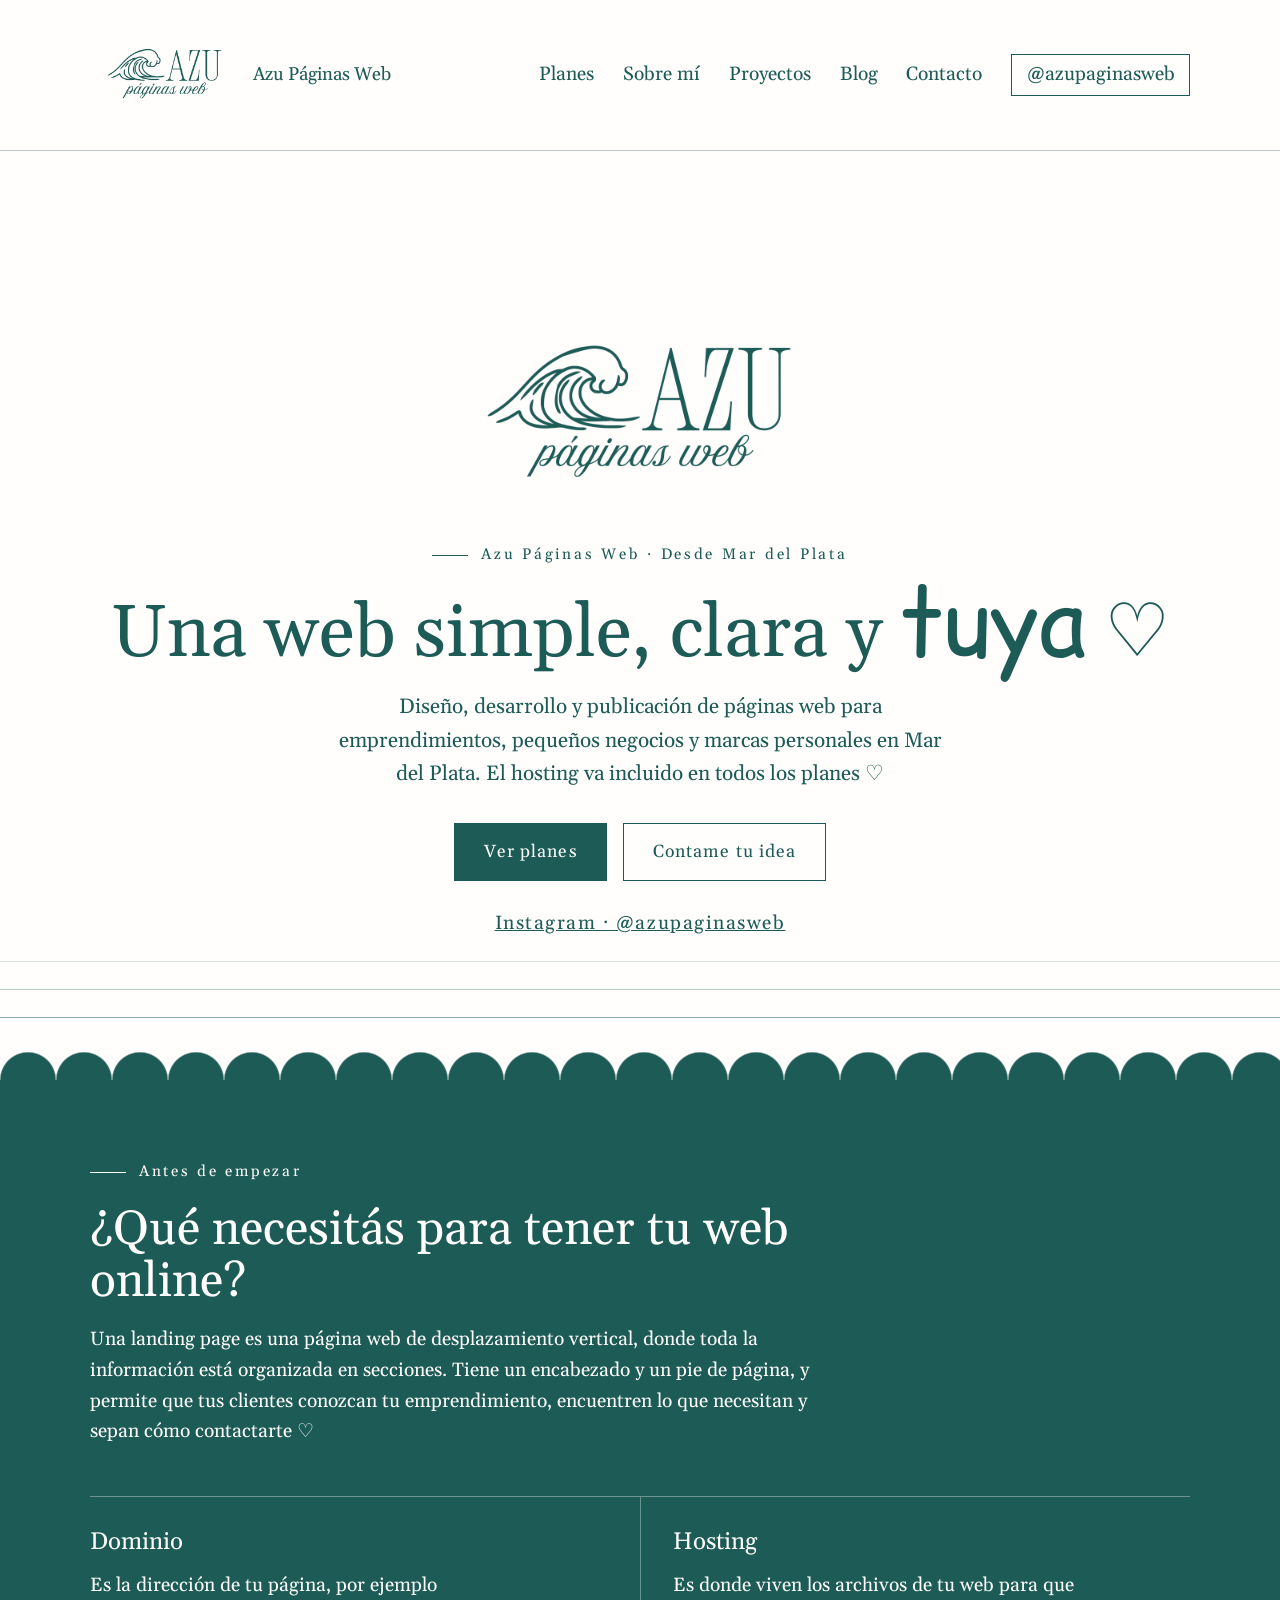
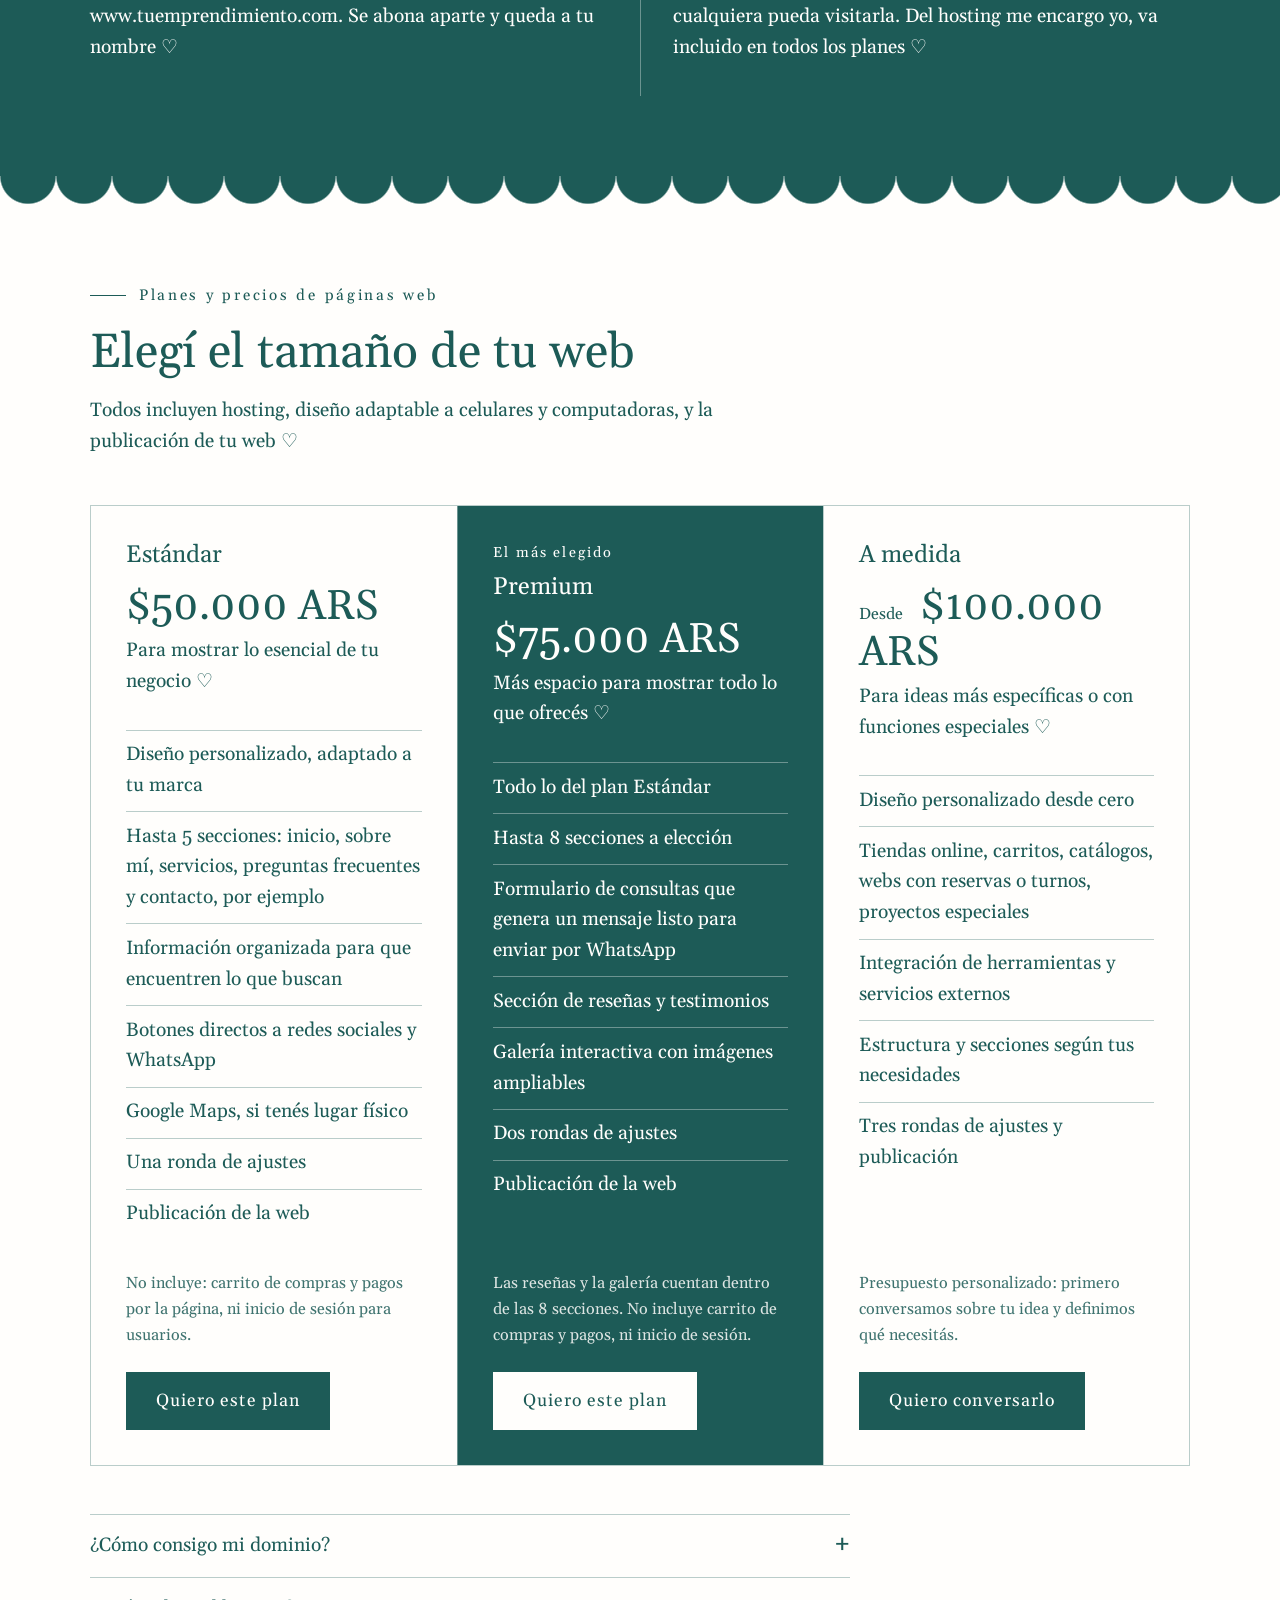
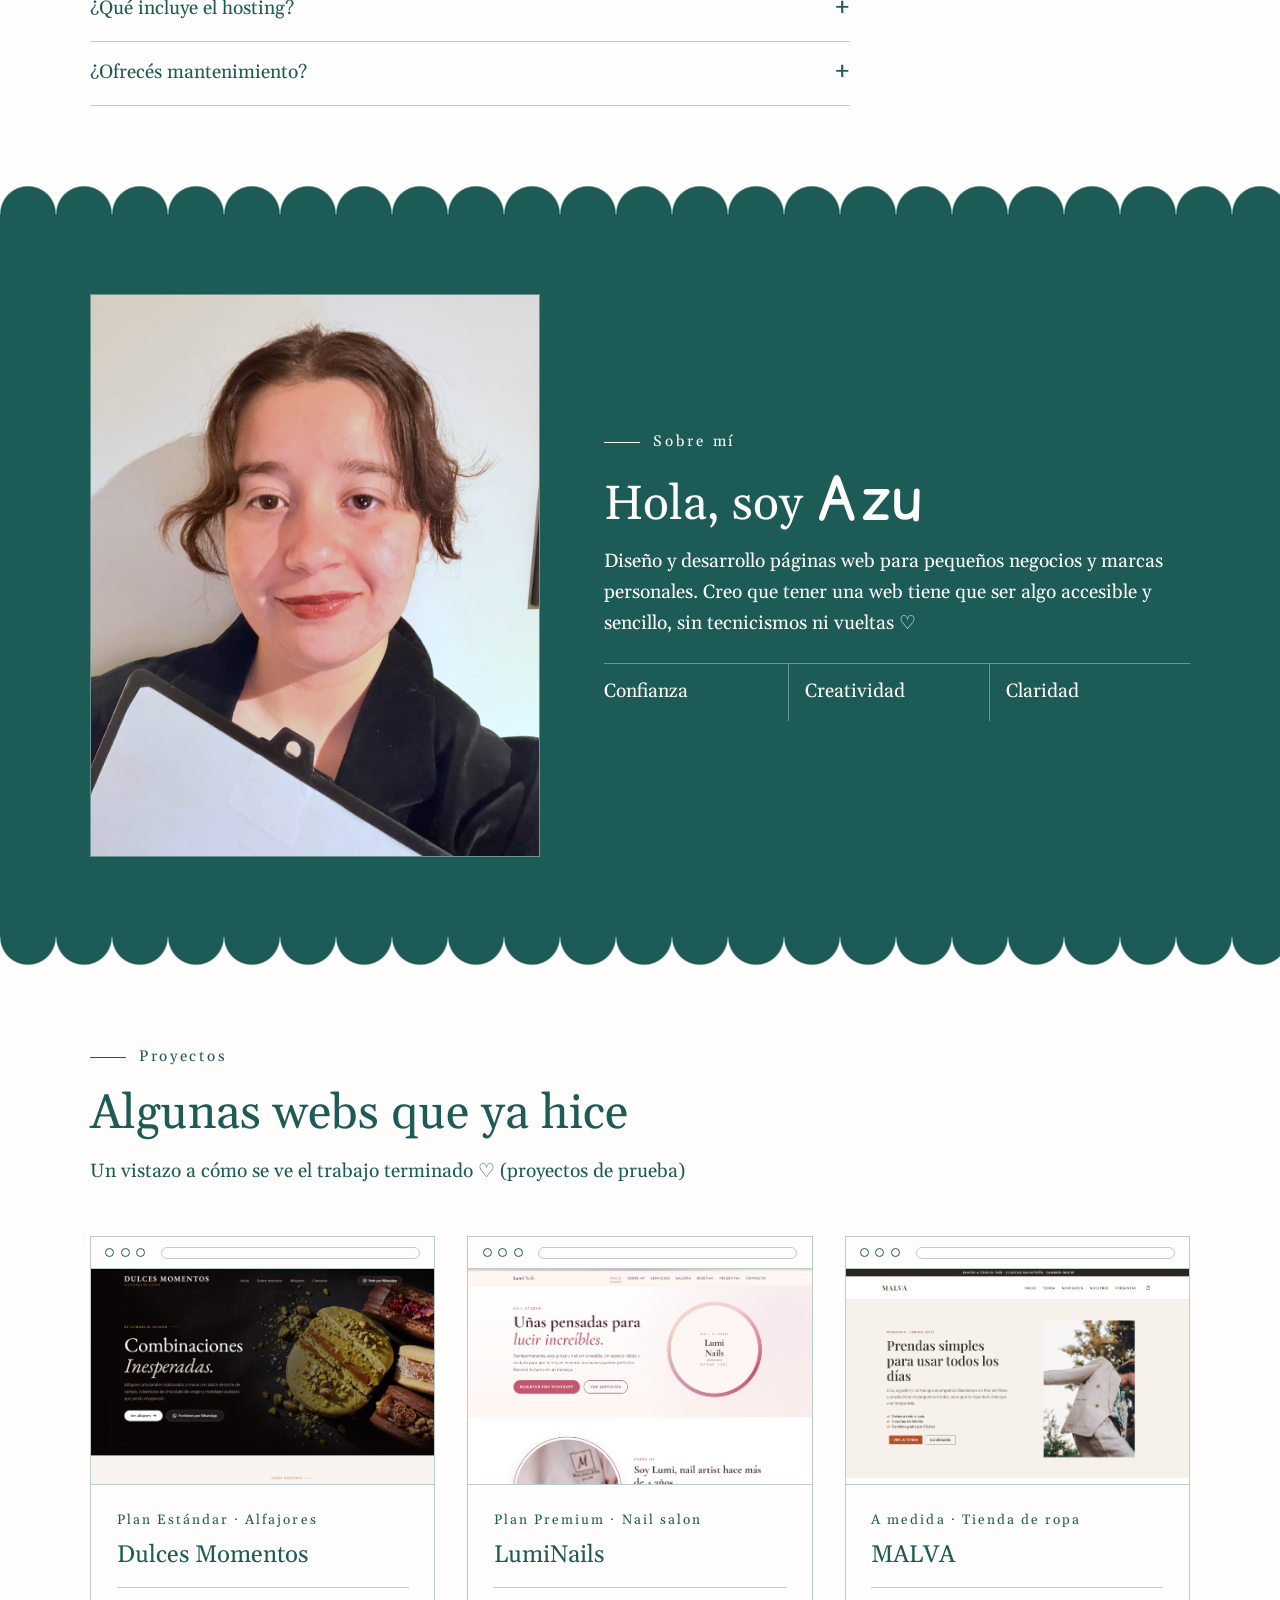
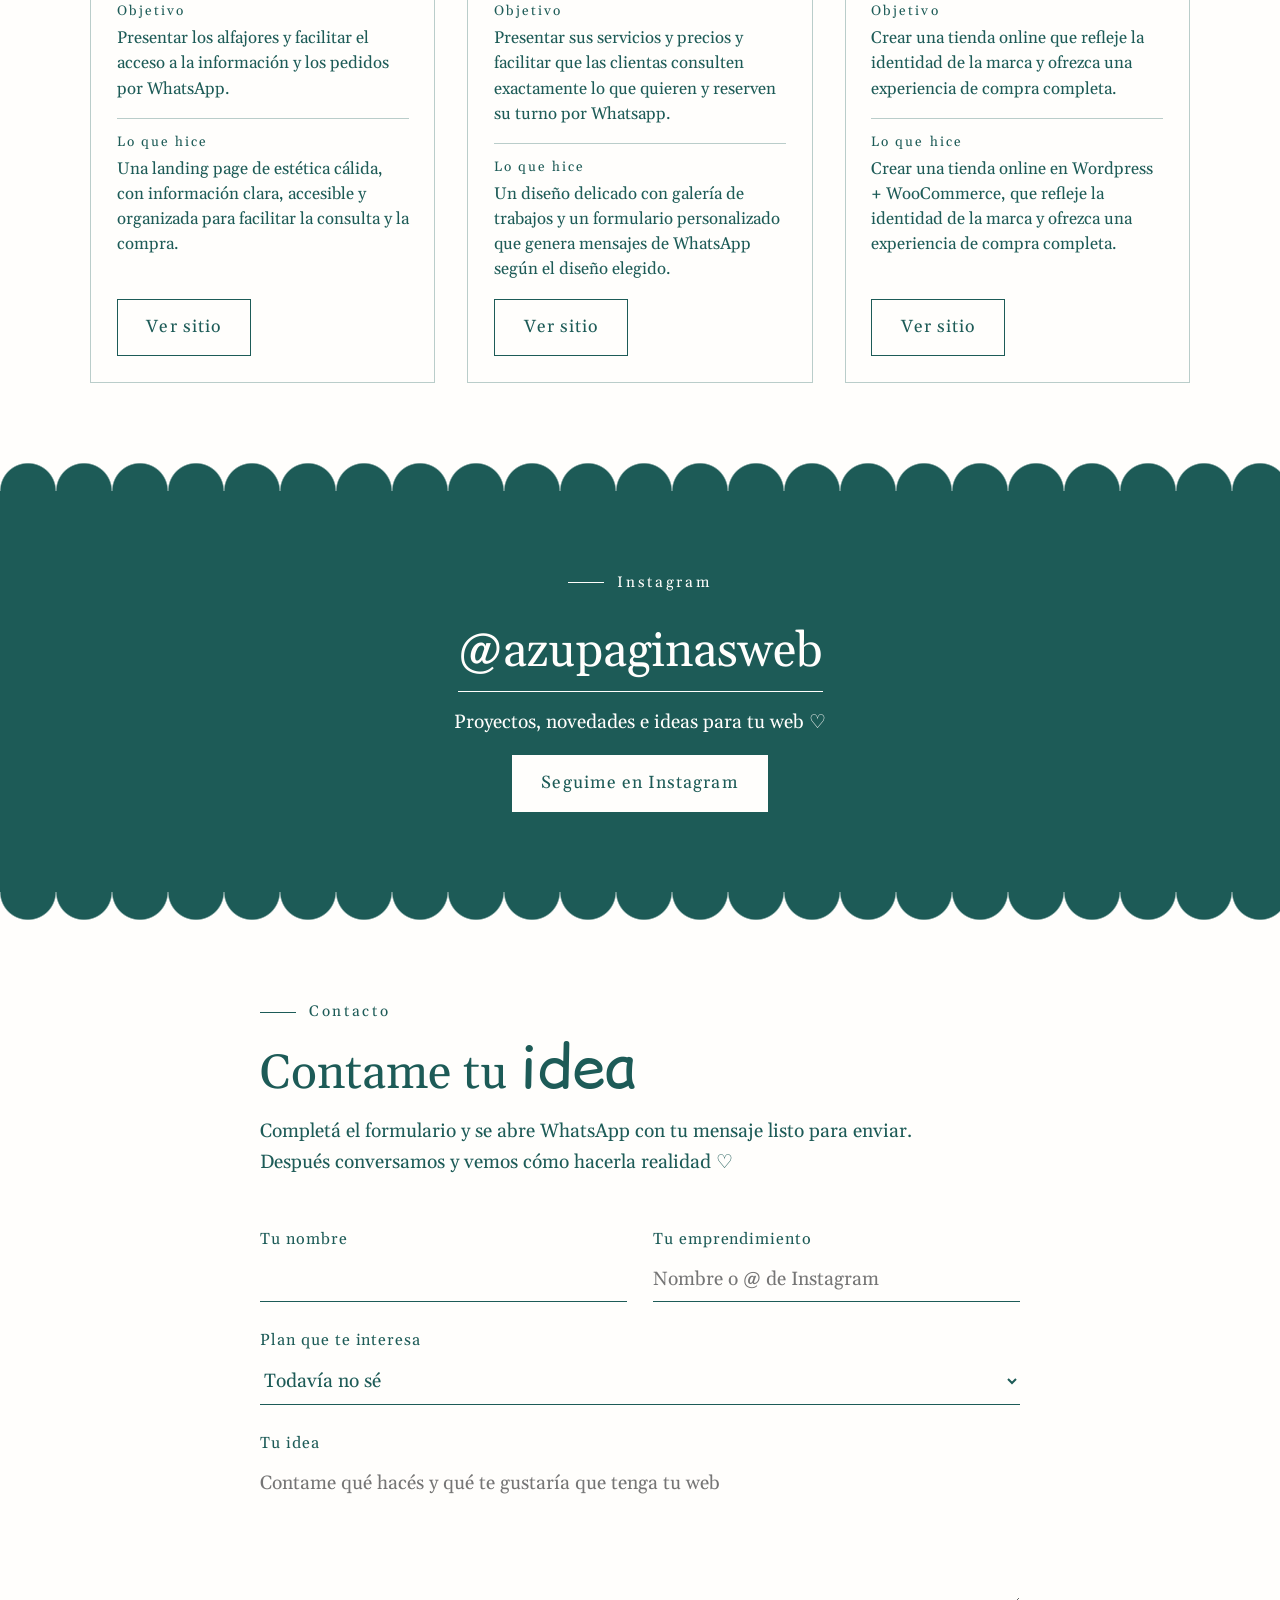
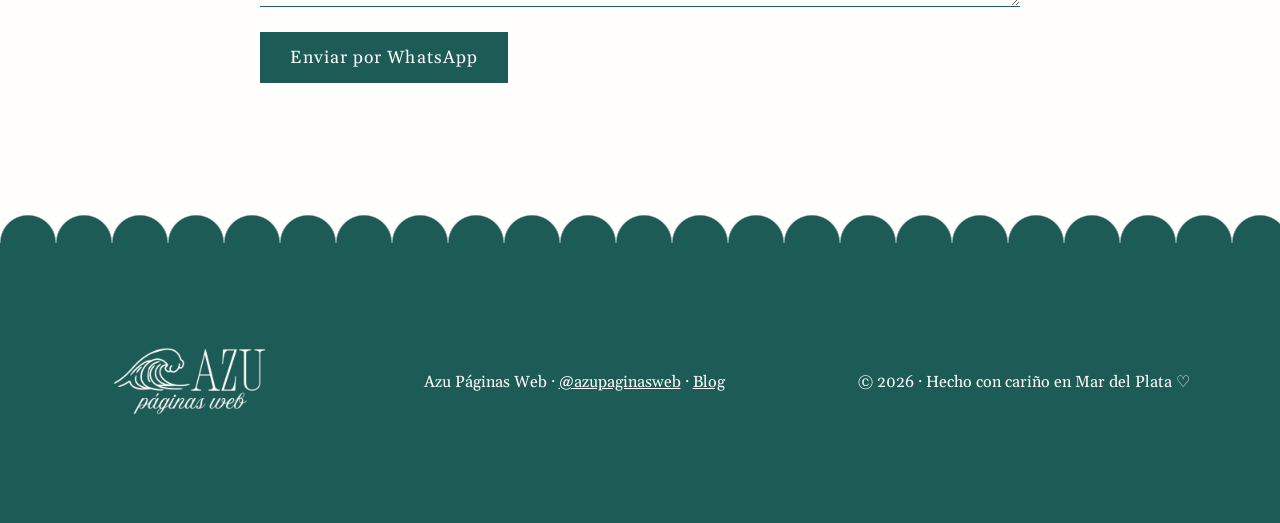
<file: index.html>
<!DOCTYPE html>
<html lang="es">

<head>
    <meta charset="UTF-8">
    <meta name="viewport" content="width=device-width, initial-scale=1">
    <title>Diseño de páginas web en Mar del Plata | Azu Páginas Web</title>
    <meta name="description"
        content="Diseño y desarrollo de páginas web para emprendimientos y pequeños negocios en Mar del Plata. Hosting incluido en todos los planes. Pedí tu presupuesto.">
    <meta name="robots" content="index, follow, max-image-preview:large">
    <link rel="canonical" href="https://azupaginasweb.com/">
    <meta property="og:type" content="website">
    <meta property="og:site_name" content="Azu Páginas Web">
    <meta property="og:locale" content="es_AR">
    <meta property="og:url" content="https://azupaginasweb.com/">
    <meta property="og:title" content="Diseño de páginas web en Mar del Plata | Azu Páginas Web">
    <meta property="og:description" content="Diseño y desarrollo de páginas web para emprendimientos y pequeños negocios en Mar del Plata. Hosting incluido en todos los planes.">
    <meta property="og:image" content="https://azupaginasweb.com/assets/og-image.png">
    <meta property="og:image:width" content="1200">
    <meta property="og:image:height" content="630">
    <meta property="og:image:alt" content="Azu Páginas Web ♡ una web simple, clara y tuya">
    <meta name="twitter:card" content="summary_large_image">
    <meta name="twitter:image" content="https://azupaginasweb.com/assets/og-image.png">
    <link rel="preconnect" href="https://fonts.googleapis.com">
    <link rel="preconnect" href="https://fonts.gstatic.com" crossorigin>
    <link rel="stylesheet" href="https://fonts.googleapis.com/css2?family=Comic+Relief&family=Gelasio&display=swap" media="print" onload="this.media='all'">
    <noscript><link rel="stylesheet" href="https://fonts.googleapis.com/css2?family=Comic+Relief&family=Gelasio&display=swap"></noscript>
    <link rel="stylesheet" href="styles.css">
    <link rel="icon" type="image/x-icon" href="assets/favicon.ico">
    <script>document.documentElement.classList.add('js');</script>
    <script type="application/ld+json">
    {
        "@context": "https://schema.org",
        "@graph": [
            {
                "@type": "WebSite",
                "@id": "https://azupaginasweb.com/#website",
                "url": "https://azupaginasweb.com/",
                "name": "Azu Páginas Web",
                "inLanguage": "es-AR"
            },
            {
                "@type": "ProfessionalService",
                "@id": "https://azupaginasweb.com/#negocio",
                "name": "Azu Páginas Web",
                "description": "Diseño, desarrollo y publicación de páginas web para pequeños negocios y marcas personales. Hosting incluido en todos los planes.",
                "url": "https://azupaginasweb.com/",
                "image": "https://azupaginasweb.com/assets/og-image.png",
                "logo": "https://azupaginasweb.com/assets/logo_cyan.png",
                "areaServed": { "@type": "City", "name": "Mar del Plata" },
                "address": {
                    "@type": "PostalAddress",
                    "addressLocality": "Mar del Plata",
                    "addressRegion": "Buenos Aires",
                    "addressCountry": "AR"
                },
                "sameAs": ["https://instagram.com/azupaginasweb"],
                "priceRange": "$50.000 - $100.000+ ARS",
                "makesOffer": [
                    {
                        "@type": "Offer",
                        "name": "Plan Estándar",
                        "price": "50000",
                        "priceCurrency": "ARS"
                    },
                    {
                        "@type": "Offer",
                        "name": "Plan Premium",
                        "price": "75000",
                        "priceCurrency": "ARS"
                    },
                    {
                        "@type": "Offer",
                        "name": "Plan A medida (desde)",
                        "price": "100000",
                        "priceCurrency": "ARS"
                    }
                ]
            },
            {
                "@type": "FAQPage",
                "mainEntity": [
                    {
                        "@type": "Question",
                        "name": "¿Cómo consigo mi dominio?",
                        "acceptedAnswer": {
                            "@type": "Answer",
                            "text": "Te recomiendo dónde comprarlo y te guío durante el proceso. Si preferís, también puedo encargarme de la compra y la configuración: solo tendrías que transferirme el importe del dominio. Queda siempre a tu nombre, para que puedas gestionarlo como quieras."
                        }
                    },
                    {
                        "@type": "Question",
                        "name": "¿Qué incluye el hosting?",
                        "acceptedAnswer": {
                            "@type": "Answer",
                            "text": "Tu web estará alojada y bajo mi cuidado mientras mantengas el servicio conmigo. Me encargo del alojamiento y de conservar copias de seguridad para ayudar a mantenerla sana y salva."
                        }
                    },
                    {
                        "@type": "Question",
                        "name": "¿Ofrecés mantenimiento?",
                        "acceptedAnswer": {
                            "@type": "Answer",
                            "text": "Sí, si lo necesitás. Podés pedir un cambio puntual por $7.000 ARS, o sumar el mantenimiento mensual por $20.000 ARS: incluye hasta 3 cambios de textos o imágenes por mes, copias de seguridad, aviso antes de que venza tu dominio, revisión de que tu web siga funcionando y soporte por WhatsApp."
                        }
                    }
                ]
            }
        ]
    }
    </script>
</head>

<body>

    <!-- NAV -->
    <header class="nav">
        <div class="nav__inner">
            <a class="nav__brand" href="#inicio" aria-label="Azu Páginas Web, inicio">
                <!-- ESPACIO PARA LOGO: se completa desde script.js (CONFIG.logo) o reemplazá este span por tu <img> -->
                <span class="logo-slot logo-slot--sm" data-logo>Logo</span>
                <span class="nav__name">Azu Páginas Web</span>
            </a>
            <button class="nav__toggle" type="button" aria-expanded="false" aria-controls="menu">Menú</button>
            <nav id="menu" class="nav__links">
                <a href="#planes">Planes</a>
                <a href="#sobre-mi">Sobre mí</a>
                <a href="#proyectos">Proyectos</a>
                <a href="blog/">Blog</a>
                <a href="#contacto">Contacto</a>
                <a class="nav__ig" href="https://instagram.com/azupaginasweb" target="_blank"
                    rel="noopener">@azupaginasweb</a>
            </nav>
        </div>
    </header>

    <main>

        <!-- HERO -->
        <section class="hero" id="inicio">
            <div class="hero__lines" aria-hidden="true"><span></span><span></span><span></span></div>
            <div class="container hero__inner">
                <span class="logo-slot logo-slot--lg" data-logo>Tu logo</span>
                <p class="eyebrow">Azu Páginas Web · Desde Mar del Plata</p>
                <h1>Una web simple, clara y <em>tuya</em> ♡</h1>
                <p class="lead">Diseño, desarrollo y publicación de páginas web para emprendimientos, pequeños negocios
                    y marcas personales en Mar del Plata. El hosting va incluido en todos los planes ♡</p>
                <div class="hero__cta">
                    <a class="btn" href="#planes">Ver planes</a>
                    <a class="btn btn--ghost" href="#contacto">Contame tu idea</a>
                </div>
                <a class="hero__ig" href="https://instagram.com/azupaginasweb" target="_blank" rel="noopener">Instagram
                    · @azupaginasweb</a>
            </div>
        </section>
        <div class="sea sea--up" aria-hidden="true"></div>

        <!-- QUÉ NECESITÁS -->
        <section class="section section--cyan" id="como-funciona">
            <div class="container">
                <header class="section__head reveal">
                    <p class="eyebrow">Antes de empezar</p>
                    <h2>¿Qué necesitás para tener tu web online?</h2>
                    <p>Una landing page es una página web de desplazamiento vertical, donde toda la información está
                        organizada en secciones. Tiene un encabezado y un pie de página, y permite que tus clientes
                        conozcan tu emprendimiento, encuentren lo que necesitan y sepan cómo contactarte ♡</p>
                </header>
                <div class="trio reveal">
                    <div class="trio__item">
                        <h3>Dominio</h3>
                        <p>Es la dirección de tu página, por ejemplo www.tuemprendimiento.com. Se abona aparte y queda a
                            tu nombre ♡</p>
                    </div>
                    <div class="trio__item">
                        <h3>Hosting</h3>
                        <p>Es donde viven los archivos de tu web para que cualquiera pueda visitarla. Del hosting me
                            encargo yo, va incluido en todos los planes ♡</p>
                    </div>
                </div>
            </div>
        </section>
        <div class="sea sea--down" aria-hidden="true"></div>

        <!-- PLANES -->
        <section class="section" id="planes">
            <div class="container">
                <header class="section__head reveal">
                    <p class="eyebrow">Planes y precios de páginas web</p>
                    <h2>Elegí el tamaño de tu web</h2>
                    <p>Todos incluyen hosting, diseño adaptable a celulares y computadoras, y la publicación de tu web ♡
                    </p>
                </header>

                <div class="plans reveal">
                    <!-- ESTÁNDAR -->
                    <article class="plan">
                        <h3>Estándar</h3>
                        <p class="plan__price">$50.000 ARS</p>
                        <p class="plan__for">Para mostrar lo esencial de tu negocio ♡</p>
                        <ul>
                            <li>Diseño personalizado, adaptado a tu marca</li>
                            <li>Hasta 5 secciones: inicio, sobre mí, servicios, preguntas frecuentes y contacto, por
                                ejemplo</li>
                            <li>Información organizada para que encuentren lo que buscan</li>
                            <li>Botones directos a redes sociales y WhatsApp</li>
                            <li>Google Maps, si tenés lugar físico</li>
                            <li>Una ronda de ajustes</li>
                            <li>Publicación de la web</li>
                        </ul>
                        <p class="plan__no">No incluye: carrito de compras y pagos por la página, ni inicio de sesión
                            para usuarios.</p>
                        <a class="btn" href="#contacto" data-plan="Estándar">Quiero este plan</a>
                    </article>

                    <!-- PREMIUM -->
                    <article class="plan plan--featured">
                        <p class="plan__tag">El más elegido</p>
                        <h3>Premium</h3>
                        <p class="plan__price">$75.000 ARS</p>
                        <p class="plan__for">Más espacio para mostrar todo lo que ofrecés ♡</p>
                        <ul>
                            <li>Todo lo del plan Estándar</li>
                            <li>Hasta 8 secciones a elección</li>
                            <li>Formulario de consultas que genera un mensaje listo para enviar por WhatsApp</li>
                            <li>Sección de reseñas y testimonios</li>
                            <li>Galería interactiva con imágenes ampliables</li>
                            <li>Dos rondas de ajustes</li>
                            <li>Publicación de la web</li>
                        </ul>
                        <p class="plan__no">Las reseñas y la galería cuentan dentro de las 8 secciones. No incluye
                            carrito de compras y pagos, ni inicio de sesión.</p>
                        <a class="btn" href="#contacto" data-plan="Premium">Quiero este plan</a>
                    </article>

                    <!-- A MEDIDA -->
                    <article class="plan">
                        <h3>A medida</h3>
                        <p class="plan__price"><small>Desde</small> $100.000 ARS</p>
                        <p class="plan__for">Para ideas más específicas o con funciones especiales ♡</p>
                        <ul>
                            <li>Diseño personalizado desde cero</li>
                            <li>Tiendas online, carritos, catálogos, webs con reservas o turnos, proyectos especiales
                            </li>
                            <li>Integración de herramientas y servicios externos</li>
                            <li>Estructura y secciones según tus necesidades</li>
                            <li>Tres rondas de ajustes y publicación</li>
                        </ul>
                        <p class="plan__no">Presupuesto personalizado: primero conversamos sobre tu idea y definimos qué
                            necesitás.</p>
                        <a class="btn" href="#contacto" data-plan="A medida">Quiero conversarlo</a>
                    </article>
                </div>

                <div class="faq reveal">
                    <details>
                        <summary>¿Cómo consigo mi dominio?</summary>
                        <p>Te recomiendo dónde comprarlo y te guío durante el proceso. Si preferís, también puedo
                            encargarme de la compra y la configuración: solo tendrías que transferirme el importe del
                            dominio. Queda siempre a tu nombre, para que puedas gestionarlo como quieras ♡</p>
                    </details>
                    <details>
                        <summary>¿Qué incluye el hosting?</summary>
                        <p>Tu web estará alojada y bajo mi cuidado mientras mantengas el servicio conmigo. Me encargo
                            del alojamiento y de conservar copias de seguridad para ayudar a mantenerla sana y salva ♡
                        </p>
                    </details>
                    <details>
                        <summary>¿Ofrecés mantenimiento?</summary>
                        <p>Sí, si lo necesitás. Podés pedir un cambio puntual por $7.000 ARS, o sumar el mantenimiento
                            mensual por $20.000 ARS: incluye hasta 3 cambios de textos o imágenes por mes, copias de
                            seguridad, aviso antes de que venza tu dominio, revisión de que tu web siga funcionando y
                            soporte por WhatsApp ♡</p>
                    </details>
                </div>
            </div>
        </section>
        <div class="sea sea--up" aria-hidden="true"></div>

        <!-- SOBRE MÍ -->
        <section class="section section--cyan" id="sobre-mi">
            <div class="container about">
                <!-- FOTO: se completa desde script.js (CONFIG.foto) o reemplazá este div por tu <img> -->
                <div class="about__photo reveal" data-photo><span>Tu foto</span></div>
                <div class="about__text reveal">
                    <p class="eyebrow">Sobre mí</p>
                    <h2>Hola, soy <em>Azu</em></h2>
                    <p>Diseño y desarrollo páginas web para pequeños negocios y marcas personales. Creo que tener una
                        web tiene que ser algo accesible y sencillo, sin tecnicismos ni vueltas ♡</p>
                    <ul class="values">
                        <li>Confianza</li>
                        <li>Creatividad</li>
                        <li>Claridad</li>
                    </ul>
                </div>
            </div>
        </section>
        <div class="sea sea--down" aria-hidden="true"></div>

        <!-- PROYECTOS -->
        <section class="section" id="proyectos">
            <div class="container">
                <header class="section__head reveal">
                    <p class="eyebrow">Proyectos</p>
                    <h2>Algunas webs que ya hice</h2>
                    <p>Un vistazo a cómo se ve el trabajo terminado ♡ (proyectos de prueba)</p>
                </header>
                <div class="projects reveal">
                    <article class="project">
                        <div class="browser">
                            <div class="browser__bar" aria-hidden="true"><i></i><i></i><i></i><span></span></div>
                            <img src="assets/dulcesmomentos.png" width="1903" height="945" loading="lazy" decoding="async"
                                alt="Captura de la página web de Dulces Momentos, una landing page para una marca de alfajores">
                        </div>
                        <div class="project__body">
                            <p class="project__tag">Plan Estándar · Alfajores</p>
                            <h3>Dulces Momentos</h3>
                            <p class="project__info"><strong>Objetivo</strong>Presentar los alfajores y facilitar el
                                acceso a la información y los pedidos por WhatsApp.</p>
                            <p class="project__info"><strong>Lo que hice</strong>Una landing page de estética cálida,
                                con información clara, accesible y organizada para facilitar la consulta y la compra.
                            </p>
                            <a class="btn btn--ghost" href="https://azu-ul.github.io/dulceorigen/" target="_blank"
                                rel="noopener">Ver sitio</a>
                        </div>
                    </article>

                    <article class="project">
                        <div class="browser">
                            <div class="browser__bar" aria-hidden="true"><i></i><i></i><i></i><span></span></div>
                            <img src="assets/premiumlumi.png" width="1909" height="951" loading="lazy" decoding="async"
                                alt="Captura de la página web de LumiNails, un salón de uñas con galería y reservas por WhatsApp">
                        </div>
                        <div class="project__body">
                            <p class="project__tag">Plan Premium · Nail salon</p>
                            <h3>LumiNails</h3>
                            <p class="project__info"><strong>Objetivo</strong>Presentar sus servicios y precios y
                                facilitar que las clientas consulten exactamente lo que quieren y reserven su turno por
                                Whatsapp.</p>
                            <p class="project__info"><strong>Lo que hice</strong>Un diseño delicado con galería de
                                trabajos y un formulario personalizado que genera mensajes de WhatsApp según el diseño
                                elegido.</p>
                            <a class="btn btn--ghost" href="https://azu-ul.github.io/premium-lumi/" target="_blank"
                                rel="noopener">Ver sitio</a>
                        </div>
                    </article>

                    <article class="project">
                        <div class="browser">
                            <div class="browser__bar" aria-hidden="true"><i></i><i></i><i></i><span></span></div>
                            <img src="assets/malvaamedida.png" width="1895" height="944" loading="lazy" decoding="async"
                                alt="Captura de la tienda online MALVA, hecha en WordPress y WooCommerce">
                        </div>
                        <div class="project__body">
                            <p class="project__tag">A medida · Tienda de ropa</p>
                            <h3>MALVA</h3>
                            <p class="project__info"><strong>Objetivo</strong>Crear una tienda online que refleje la
                                identidad de la marca y ofrezca una experiencia de compra completa.</p>
                            <p class="project__info"><strong>Lo que hice</strong>Crear una tienda online en Wordpress +
                                WooCommerce, que refleje la
                                identidad de la marca y ofrezca una experiencia de compra completa.</p>
                            <a class="btn btn--ghost" href="https://mistyrose-capybara-954336.hostingersite.com/"
                                target="_blank" rel="noopener">Ver sitio</a>
                        </div>
                    </article>
                </div>
            </div>
        </section>
        <div class="sea sea--up" aria-hidden="true"></div>

        <!-- INSTAGRAM -->
        <section class="section section--cyan ig" id="instagram">
            <div class="container ig__inner reveal">
                <p class="eyebrow">Instagram</p>
                <a class="ig__handle" href="https://instagram.com/azupaginasweb" target="_blank"
                    rel="noopener">@azupaginasweb</a>
                <p>Proyectos, novedades e ideas para tu web ♡</p>
                <a class="btn" href="https://instagram.com/azupaginasweb" target="_blank" rel="noopener">Seguime en
                    Instagram</a>
            </div>
        </section>
        <div class="sea sea--down" aria-hidden="true"></div>

        <!-- CONTACTO -->
        <section class="section" id="contacto">
            <div class="container contact">
                <header class="section__head reveal">
                    <p class="eyebrow">Contacto</p>
                    <h2>Contame tu <em>idea</em></h2>
                    <p>Completá el formulario y se abre WhatsApp con tu mensaje listo para enviar. Después conversamos y
                        vemos cómo hacerla realidad ♡</p>
                </header>

                <form id="contact-form" class="form reveal" novalidate>
                    <div class="form__row">
                        <label for="nombre">Tu nombre
                            <input id="nombre" name="nombre" type="text" autocomplete="name" required>
                        </label>
                        <label for="emprendimiento">Tu emprendimiento
                            <input id="emprendimiento" name="emprendimiento" type="text"
                                placeholder="Nombre o @ de Instagram">
                        </label>
                    </div>
                    <label for="plan">Plan que te interesa
                        <select id="plan" name="plan">
                            <option value="Todavía no sé">Todavía no sé</option>
                            <option value="Estándar">Estándar</option>
                            <option value="Premium">Premium</option>
                            <option value="A medida">A medida</option>
                        </select>
                    </label>
                    <label for="idea">Tu idea
                        <textarea id="idea" name="idea" rows="5"
                            placeholder="Contame qué hacés y qué te gustaría que tenga tu web" required></textarea>
                    </label>
                    <button class="btn" type="submit">Enviar por WhatsApp</button>
                    <p class="form__status" id="form-status" role="status" aria-live="polite"></p>
                </form>
            </div>
        </section>
        <div class="sea sea--up" aria-hidden="true"></div>

    </main>

    <!-- FOOTER -->
    <footer class="footer">
        <div class="container footer__inner">
            <span class="logo-slot logo-slot--footer" data-logo-light>Logo crema</span>
            <p>Azu Páginas Web · <a href="https://instagram.com/azupaginasweb" target="_blank"
                    rel="noopener">@azupaginasweb</a> · <a href="blog/">Blog</a></p>
            <p>© <span id="year"></span> · Hecho con cariño en Mar del Plata ♡</p>
        </div>
    </footer>

    <script src="script.js"></script>
</body>

</html>
</file>
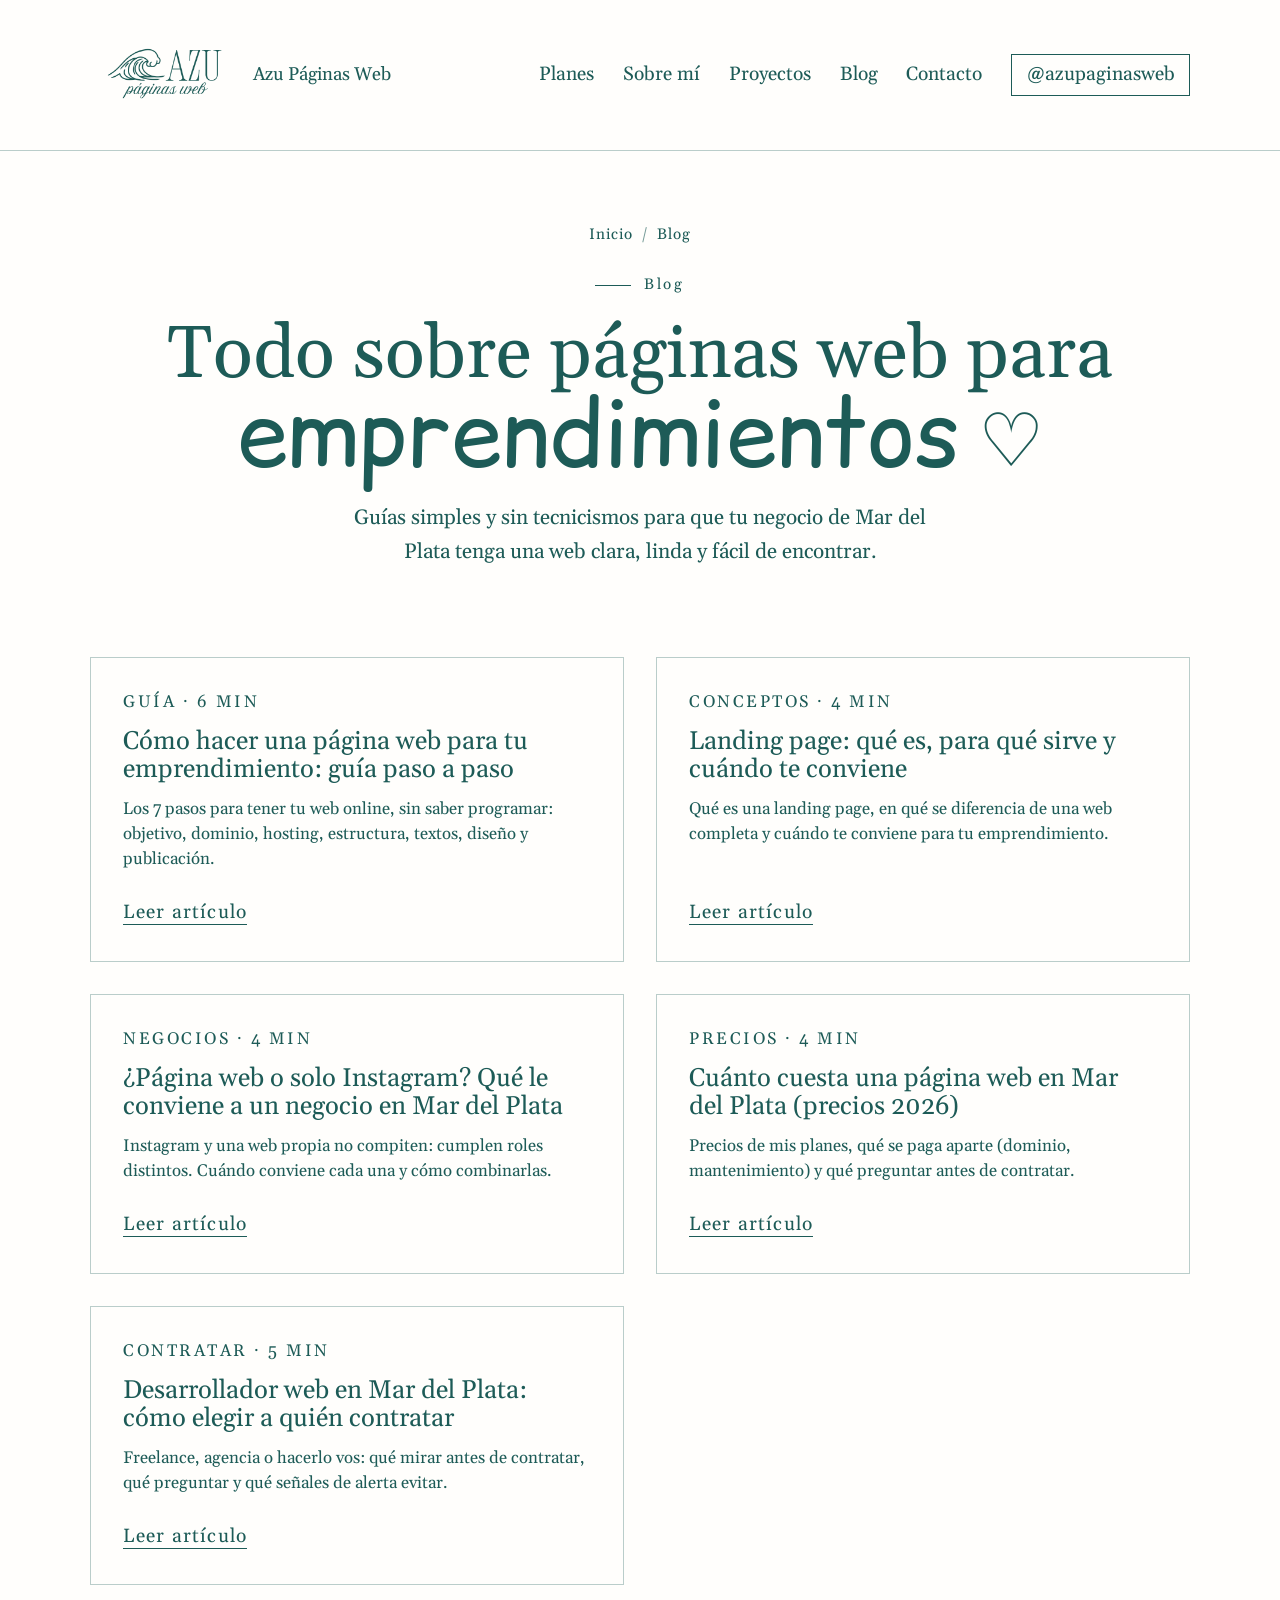
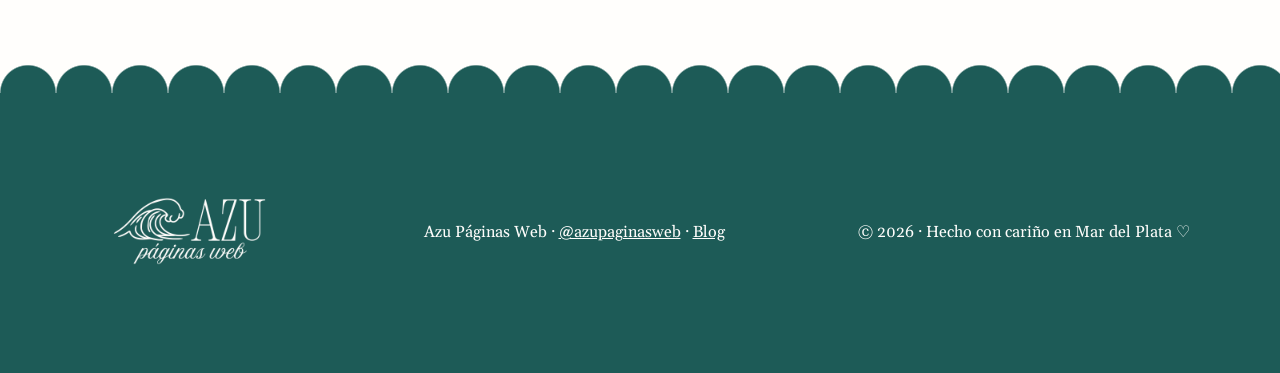
<file: blog/index.html>
<!DOCTYPE html>
<html lang="es">

<head>
    <meta charset="UTF-8">
    <meta name="viewport" content="width=device-width, initial-scale=1">
    <title>Blog de páginas web para emprendimientos en Mar del Plata | Azu Páginas Web</title>
    <meta name="description" content="Guías simples para emprendedores: cómo hacer una página web, cuánto cuesta, qué es una landing page y cómo elegir a quién contratar en Mar del Plata.">
    <meta name="robots" content="index, follow, max-image-preview:large">
    <link rel="canonical" href="https://azupaginasweb.com/blog/">
    <meta property="og:type" content="website">
    <meta property="og:site_name" content="Azu Páginas Web">
    <meta property="og:locale" content="es_AR">
    <meta property="og:url" content="https://azupaginasweb.com/blog/">
    <meta property="og:title" content="Blog de páginas web para emprendimientos en Mar del Plata | Azu Páginas Web">
    <meta property="og:description" content="Guías simples para emprendedores: cómo hacer una página web, cuánto cuesta, qué es una landing page y cómo elegir a quién contratar en Mar del Plata.">
    <meta property="og:image" content="https://azupaginasweb.com/assets/og-image.png">
    <meta name="twitter:card" content="summary_large_image">
    <meta name="twitter:image" content="https://azupaginasweb.com/assets/og-image.png">
    <link rel="preconnect" href="https://fonts.googleapis.com">
    <link rel="preconnect" href="https://fonts.gstatic.com" crossorigin>
    <link rel="stylesheet" href="https://fonts.googleapis.com/css2?family=Comic+Relief&family=Gelasio&display=swap" media="print" onload="this.media='all'">
    <noscript><link rel="stylesheet" href="https://fonts.googleapis.com/css2?family=Comic+Relief&family=Gelasio&display=swap"></noscript>
    <link rel="stylesheet" href="../styles.css">
    <link rel="stylesheet" href="../blog.css">
    <link rel="icon" type="image/x-icon" href="../assets/favicon.ico">
    <script type="application/ld+json">
{
  "@context": "https://schema.org",
  "@graph": [
    {
      "@type": "Blog",
      "@id": "https://azupaginasweb.com/blog/#blog",
      "url": "https://azupaginasweb.com/blog/",
      "name": "Blog de Azu Páginas Web",
      "description": "Guías simples para emprendedores: cómo hacer una página web, cuánto cuesta, qué es una landing page y cómo elegir a quién contratar en Mar del Plata.",
      "inLanguage": "es-AR",
      "publisher": {
        "@type": "Organization",
        "name": "Azu Páginas Web",
        "url": "https://azupaginasweb.com/",
        "logo": {
          "@type": "ImageObject",
          "url": "https://azupaginasweb.com/assets/logo_cyan.png"
        }
      },
      "blogPost": [
        {
          "@type": "BlogPosting",
          "headline": "Cómo hacer una página web para tu emprendimiento: guía paso a paso",
          "url": "https://azupaginasweb.com/blog/como-hacer-una-pagina-web/",
          "datePublished": "2026-10-25"
        },
        {
          "@type": "BlogPosting",
          "headline": "Landing page: qué es, para qué sirve y cuándo te conviene",
          "url": "https://azupaginasweb.com/blog/landing-page-que-es/",
          "datePublished": "2026-10-25"
        },
        {
          "@type": "BlogPosting",
          "headline": "¿Página web o solo Instagram? Qué le conviene a un negocio en Mar del Plata",
          "url": "https://azupaginasweb.com/blog/pagina-web-o-instagram/",
          "datePublished": "2026-10-25"
        },
        {
          "@type": "BlogPosting",
          "headline": "Cuánto cuesta una página web en Mar del Plata (precios 2026)",
          "url": "https://azupaginasweb.com/blog/cuanto-cuesta-una-pagina-web-mar-del-plata/",
          "datePublished": "2026-10-25"
        },
        {
          "@type": "BlogPosting",
          "headline": "Desarrollador web en Mar del Plata: cómo elegir a quién contratar",
          "url": "https://azupaginasweb.com/blog/desarrollador-web-mar-del-plata/",
          "datePublished": "2026-10-25"
        }
      ]
    },
    {
      "@type": "BreadcrumbList",
      "itemListElement": [
        {
          "@type": "ListItem",
          "position": 1,
          "name": "Inicio",
          "item": "https://azupaginasweb.com/"
        },
        {
          "@type": "ListItem",
          "position": 2,
          "name": "Blog",
          "item": "https://azupaginasweb.com/blog/"
        }
      ]
    }
  ]
}
    </script>
</head>

<body data-root="../">

    <header class="nav">
        <div class="nav__inner">
            <a class="nav__brand" href="../" aria-label="Azu Páginas Web, inicio">
                <span class="logo-slot logo-slot--sm has-img"><img src="../assets/logo_crema.png" width="800" height="800" decoding="async" alt="Logo de Azu Páginas Web"></span>
                <span class="nav__name">Azu Páginas Web</span>
            </a>
            <button class="nav__toggle" type="button" aria-expanded="false" aria-controls="menu">Menú</button>
            <nav id="menu" class="nav__links">
                <a href="../#planes">Planes</a>
                <a href="../#sobre-mi">Sobre mí</a>
                <a href="../#proyectos">Proyectos</a>
                <a href="./">Blog</a>
                <a href="../#contacto">Contacto</a>
                <a class="nav__ig" href="https://instagram.com/azupaginasweb" target="_blank" rel="noopener">@azupaginasweb</a>
            </nav>
        </div>
    </header>

    <main class="blog">
        <section class="blog-hero">
            <div class="container">
                <nav class="crumbs" aria-label="Migas de pan">
                    <a href="../">Inicio</a><span aria-hidden="true">/</span>Blog
                </nav>
                <p class="eyebrow">Blog</p>
                <h1>Todo sobre páginas web para <em>emprendimientos</em> ♡</h1>
                <p class="lead">Guías simples y sin tecnicismos para que tu negocio de Mar del Plata tenga una web clara, linda y fácil de encontrar.</p>
            </div>
        </section>

        <section class="blog-list">
            <div class="container">
                <div class="posts">
                <a class="post-card" href="./como-hacer-una-pagina-web/">
                    <p class="post-card__tag">GUÍA · 6 MIN</p>
                    <h2>Cómo hacer una página web para tu emprendimiento: guía paso a paso</h2>
                    <p>Los 7 pasos para tener tu web online, sin saber programar: objetivo, dominio, hosting, estructura, textos, diseño y publicación.</p>
                    <span class="post-card__more">Leer artículo</span>
                </a>
                <a class="post-card" href="./landing-page-que-es/">
                    <p class="post-card__tag">CONCEPTOS · 4 MIN</p>
                    <h2>Landing page: qué es, para qué sirve y cuándo te conviene</h2>
                    <p>Qué es una landing page, en qué se diferencia de una web completa y cuándo te conviene para tu emprendimiento.</p>
                    <span class="post-card__more">Leer artículo</span>
                </a>
                <a class="post-card" href="./pagina-web-o-instagram/">
                    <p class="post-card__tag">NEGOCIOS · 4 MIN</p>
                    <h2>¿Página web o solo Instagram? Qué le conviene a un negocio en Mar del Plata</h2>
                    <p>Instagram y una web propia no compiten: cumplen roles distintos. Cuándo conviene cada una y cómo combinarlas.</p>
                    <span class="post-card__more">Leer artículo</span>
                </a>
                <a class="post-card" href="./cuanto-cuesta-una-pagina-web-mar-del-plata/">
                    <p class="post-card__tag">PRECIOS · 4 MIN</p>
                    <h2>Cuánto cuesta una página web en Mar del Plata (precios 2026)</h2>
                    <p>Precios de mis planes, qué se paga aparte (dominio, mantenimiento) y qué preguntar antes de contratar.</p>
                    <span class="post-card__more">Leer artículo</span>
                </a>
                <a class="post-card" href="./desarrollador-web-mar-del-plata/">
                    <p class="post-card__tag">CONTRATAR · 5 MIN</p>
                    <h2>Desarrollador web en Mar del Plata: cómo elegir a quién contratar</h2>
                    <p>Freelance, agencia o hacerlo vos: qué mirar antes de contratar, qué preguntar y qué señales de alerta evitar.</p>
                    <span class="post-card__more">Leer artículo</span>
                </a>
                </div>
            </div>
        </section>
    </main>
    <div class="sea sea--up" aria-hidden="true"></div>

    <footer class="footer">
        <div class="container footer__inner">
            <span class="logo-slot logo-slot--footer has-img"><img src="../assets/logo_cyan.png" width="800" height="800" loading="lazy" decoding="async" alt="Logo de Azu Páginas Web"></span>
            <p>Azu Páginas Web · <a href="https://instagram.com/azupaginasweb" target="_blank" rel="noopener">@azupaginasweb</a> · <a href="./">Blog</a></p>
            <p>© <span id="year"></span> · Hecho con cariño en Mar del Plata ♡</p>
        </div>
    </footer>

    <script src="../blog.js" defer></script>
</body>

</html>
</file>
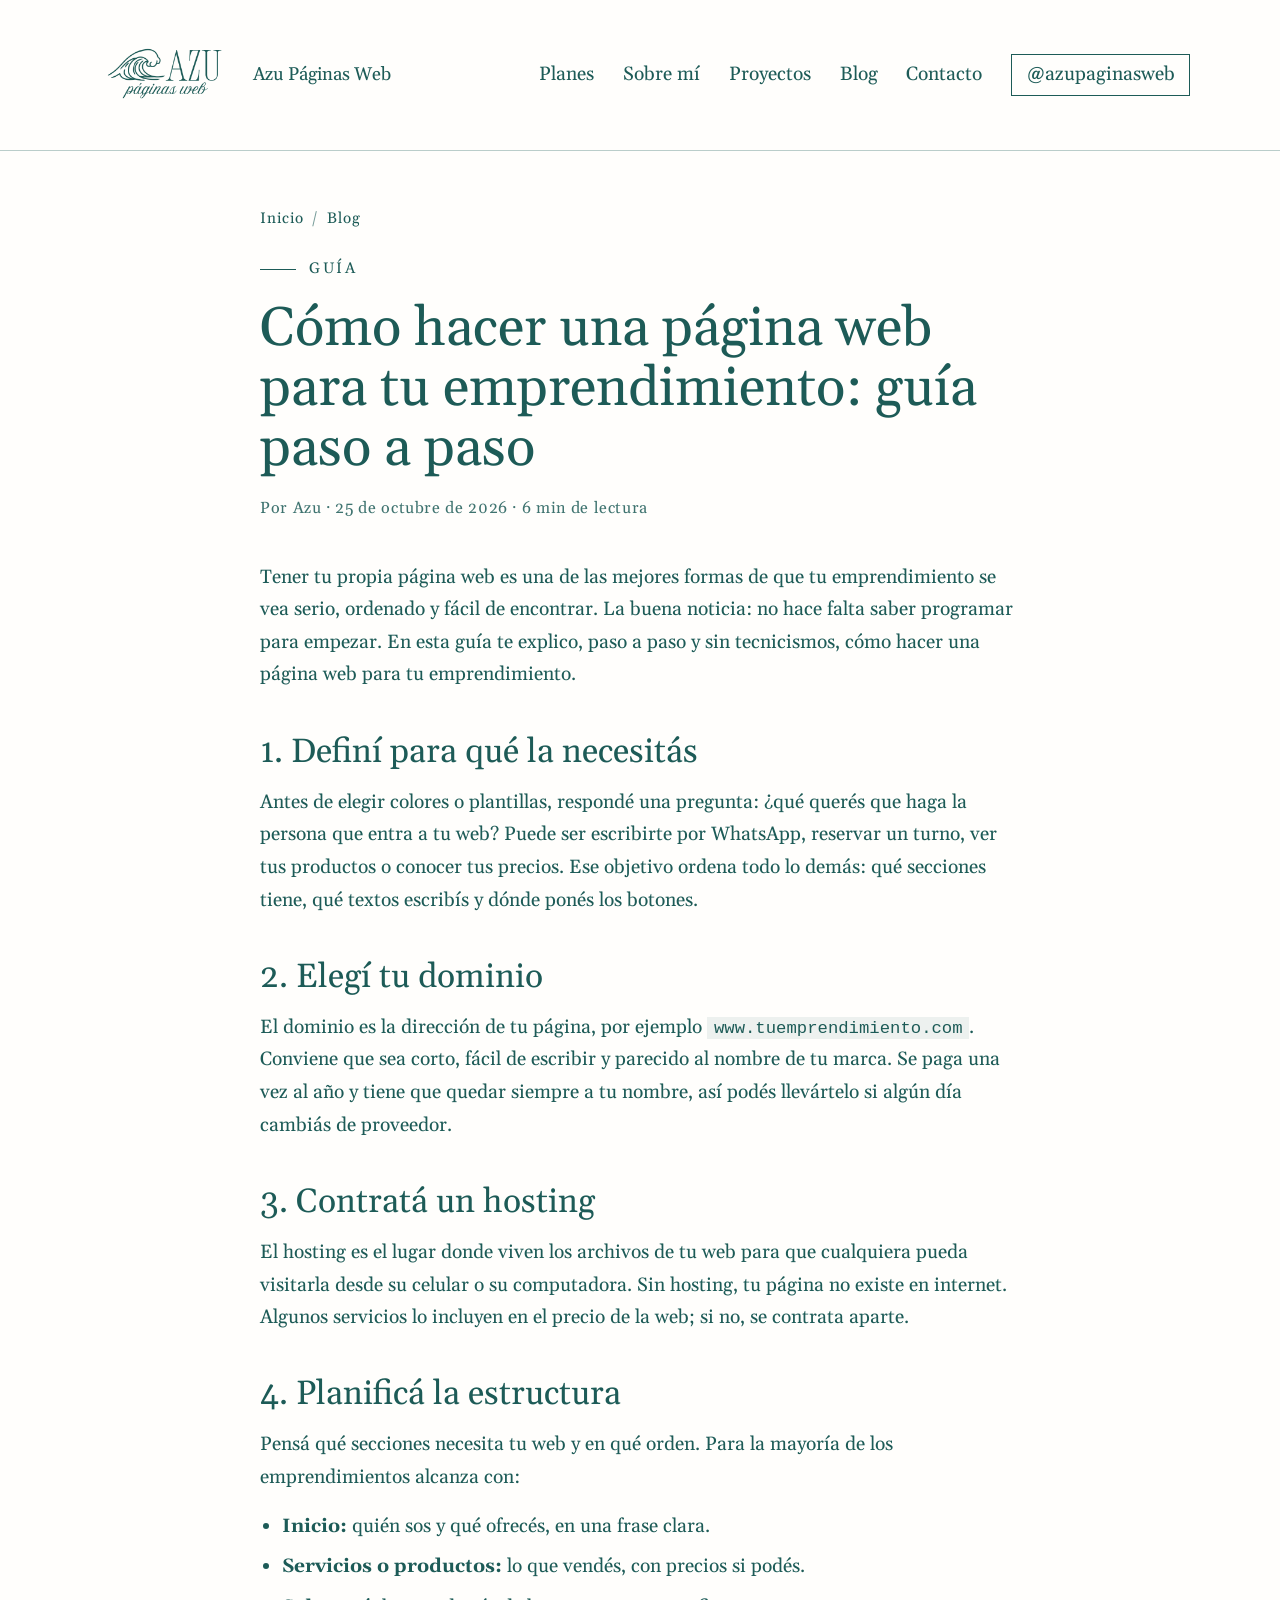
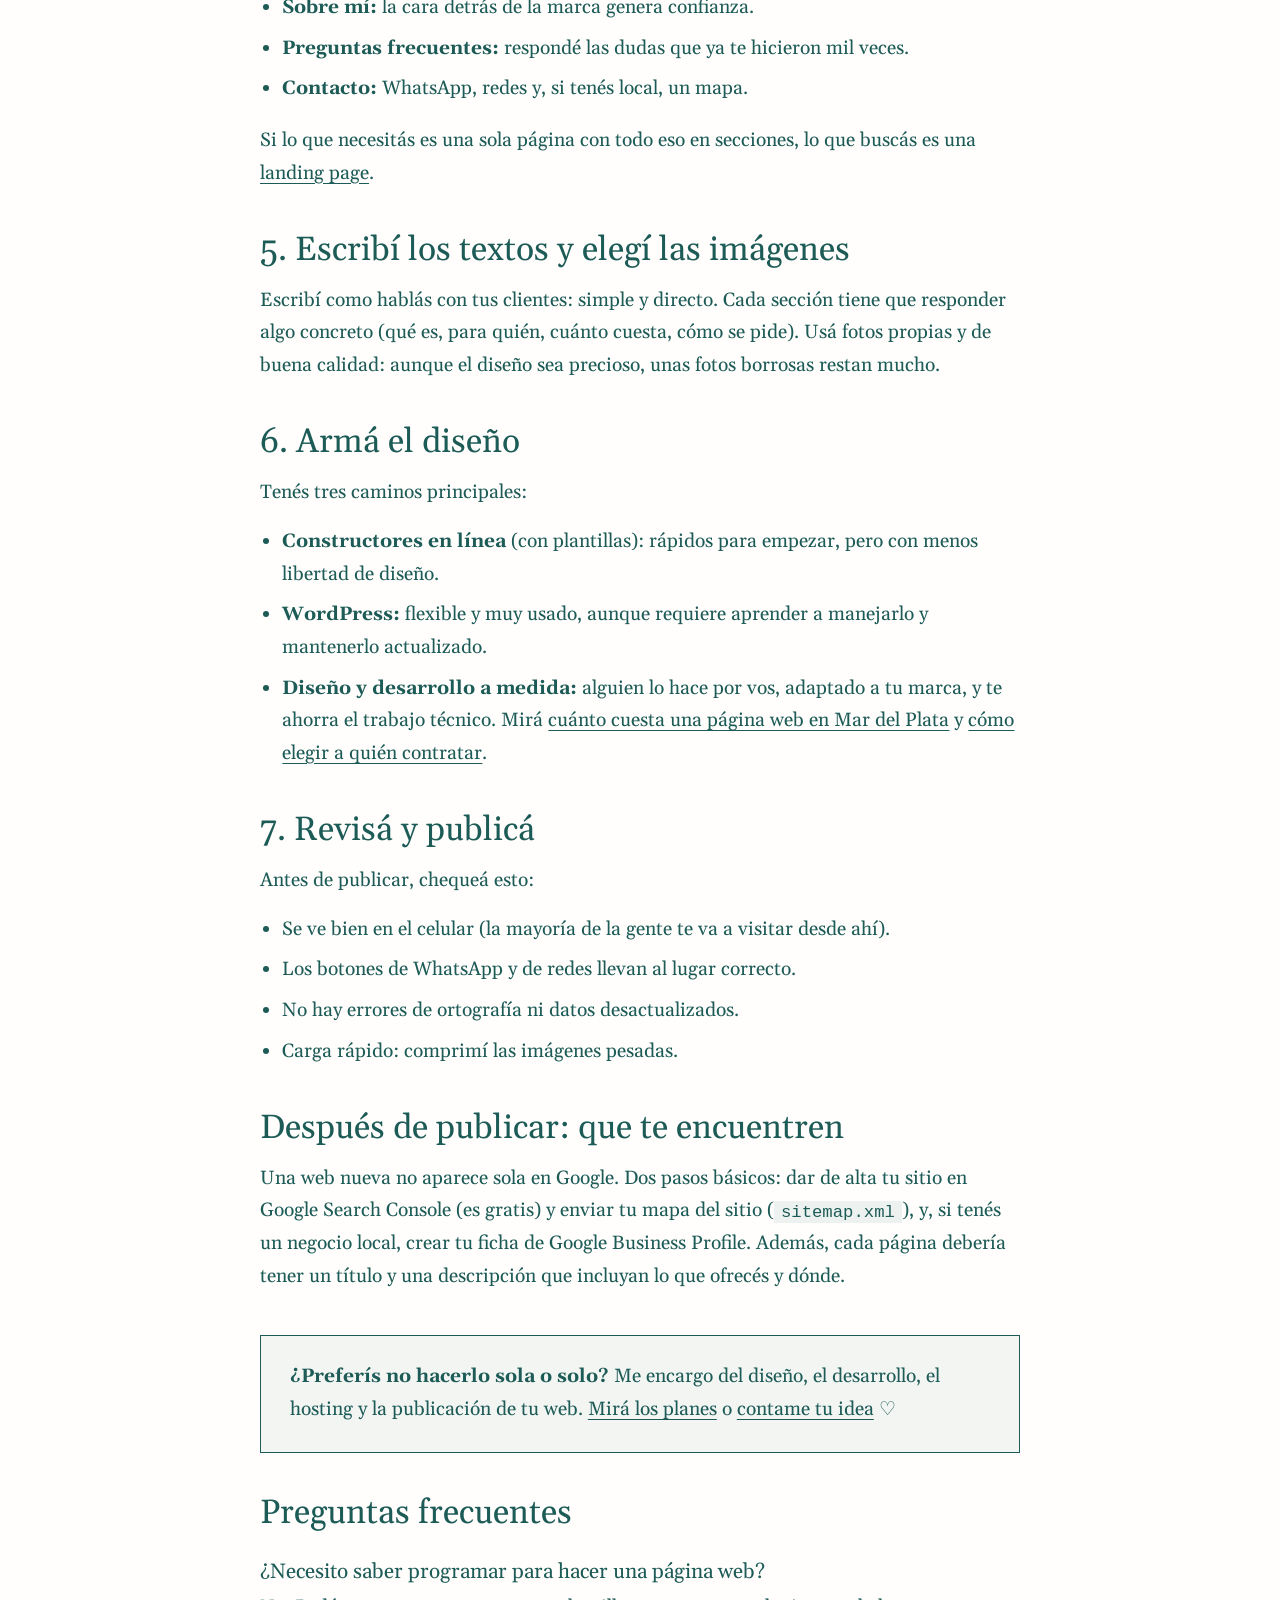
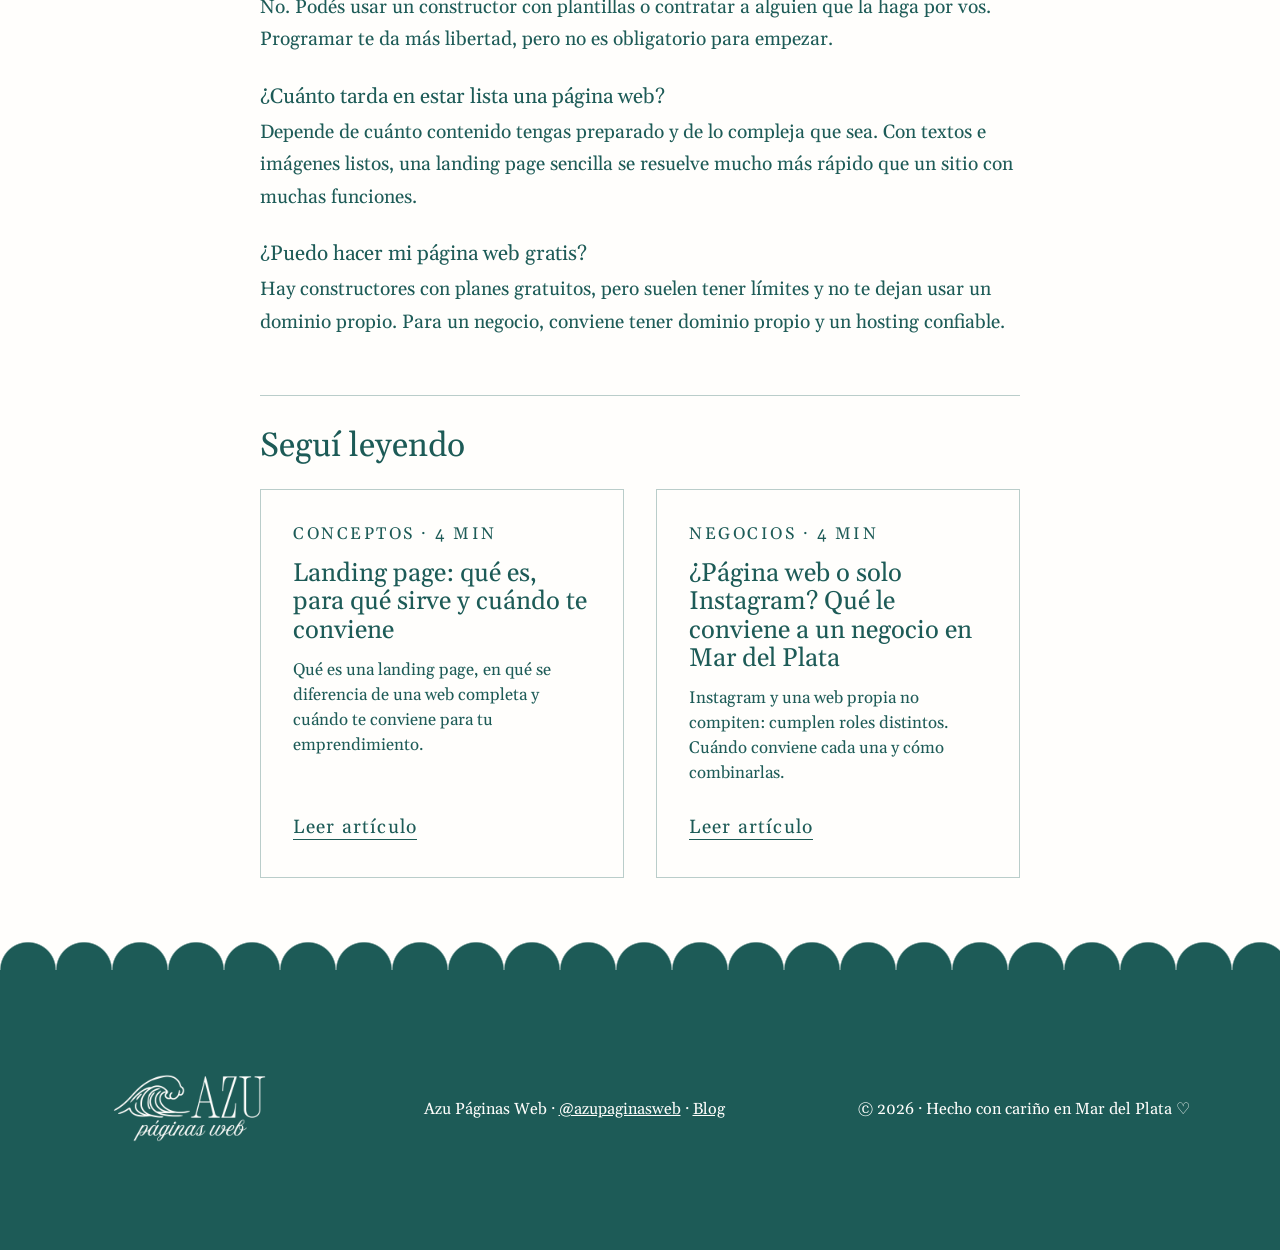
<file: blog/como-hacer-una-pagina-web/index.html>
<!DOCTYPE html>
<html lang="es">

<head>
    <meta charset="UTF-8">
    <meta name="viewport" content="width=device-width, initial-scale=1">
    <title>Cómo hacer una página web: guía paso a paso | Azu Páginas Web</title>
    <meta name="description" content="Cómo hacer una página web para tu emprendimiento en 7 pasos: dominio, hosting, estructura, textos, diseño y publicación. Simple y sin tecnicismos.">
    <meta name="robots" content="index, follow, max-image-preview:large">
    <link rel="canonical" href="https://azupaginasweb.com/blog/como-hacer-una-pagina-web/">
    <meta property="og:type" content="article">
    <meta property="og:site_name" content="Azu Páginas Web">
    <meta property="og:locale" content="es_AR">
    <meta property="og:url" content="https://azupaginasweb.com/blog/como-hacer-una-pagina-web/">
    <meta property="og:title" content="Cómo hacer una página web: guía paso a paso | Azu Páginas Web">
    <meta property="og:description" content="Cómo hacer una página web para tu emprendimiento en 7 pasos: dominio, hosting, estructura, textos, diseño y publicación. Simple y sin tecnicismos.">
    <meta property="og:image" content="https://azupaginasweb.com/assets/og-image.png">
    <meta name="twitter:card" content="summary_large_image">
    <meta name="twitter:image" content="https://azupaginasweb.com/assets/og-image.png">
    <link rel="preconnect" href="https://fonts.googleapis.com">
    <link rel="preconnect" href="https://fonts.gstatic.com" crossorigin>
    <link rel="stylesheet" href="https://fonts.googleapis.com/css2?family=Comic+Relief&family=Gelasio&display=swap" media="print" onload="this.media='all'">
    <noscript><link rel="stylesheet" href="https://fonts.googleapis.com/css2?family=Comic+Relief&family=Gelasio&display=swap"></noscript>
    <link rel="stylesheet" href="../../styles.css">
    <link rel="stylesheet" href="../../blog.css">
    <link rel="icon" type="image/x-icon" href="../../assets/favicon.ico">
    <script type="application/ld+json">
{
  "@context": "https://schema.org",
  "@graph": [
    {
      "@type": "BlogPosting",
      "@id": "https://azupaginasweb.com/blog/como-hacer-una-pagina-web/#articulo",
      "headline": "Cómo hacer una página web para tu emprendimiento: guía paso a paso",
      "description": "Cómo hacer una página web para tu emprendimiento en 7 pasos: dominio, hosting, estructura, textos, diseño y publicación. Simple y sin tecnicismos.",
      "inLanguage": "es-AR",
      "datePublished": "2026-10-25",
      "dateModified": "2026-10-25",
      "image": "https://azupaginasweb.com/assets/og-image.png",
      "mainEntityOfPage": "https://azupaginasweb.com/blog/como-hacer-una-pagina-web/",
      "author": {
        "@type": "Person",
        "name": "Azu",
        "url": "https://azupaginasweb.com/"
      },
      "publisher": {
        "@type": "Organization",
        "name": "Azu Páginas Web",
        "url": "https://azupaginasweb.com/",
        "logo": {
          "@type": "ImageObject",
          "url": "https://azupaginasweb.com/assets/logo_cyan.png"
        }
      }
    },
    {
      "@type": "BreadcrumbList",
      "itemListElement": [
        {
          "@type": "ListItem",
          "position": 1,
          "name": "Inicio",
          "item": "https://azupaginasweb.com/"
        },
        {
          "@type": "ListItem",
          "position": 2,
          "name": "Blog",
          "item": "https://azupaginasweb.com/blog/"
        },
        {
          "@type": "ListItem",
          "position": 3,
          "name": "Cómo hacer una página web para tu emprendimiento: guía paso a paso",
          "item": "https://azupaginasweb.com/blog/como-hacer-una-pagina-web/"
        }
      ]
    },
    {
      "@type": "FAQPage",
      "mainEntity": [
        {
          "@type": "Question",
          "name": "¿Necesito saber programar para hacer una página web?",
          "acceptedAnswer": {
            "@type": "Answer",
            "text": "No. Podés usar un constructor con plantillas o contratar a alguien que la haga por vos. Programar te da más libertad, pero no es obligatorio para empezar."
          }
        },
        {
          "@type": "Question",
          "name": "¿Cuánto tarda en estar lista una página web?",
          "acceptedAnswer": {
            "@type": "Answer",
            "text": "Depende de cuánto contenido tengas preparado y de lo compleja que sea. Con textos e imágenes listos, una landing page sencilla se resuelve mucho más rápido que un sitio con muchas funciones."
          }
        },
        {
          "@type": "Question",
          "name": "¿Puedo hacer mi página web gratis?",
          "acceptedAnswer": {
            "@type": "Answer",
            "text": "Hay constructores con planes gratuitos, pero suelen tener límites y no te dejan usar un dominio propio. Para un negocio, conviene tener dominio propio y un hosting confiable."
          }
        }
      ]
    }
  ]
}
    </script>
</head>

<body data-root="../../">

    <header class="nav">
        <div class="nav__inner">
            <a class="nav__brand" href="../../" aria-label="Azu Páginas Web, inicio">
                <span class="logo-slot logo-slot--sm has-img"><img src="../../assets/logo_crema.png" width="800" height="800" decoding="async" alt="Logo de Azu Páginas Web"></span>
                <span class="nav__name">Azu Páginas Web</span>
            </a>
            <button class="nav__toggle" type="button" aria-expanded="false" aria-controls="menu">Menú</button>
            <nav id="menu" class="nav__links">
                <a href="../../#planes">Planes</a>
                <a href="../../#sobre-mi">Sobre mí</a>
                <a href="../../#proyectos">Proyectos</a>
                <a href="../">Blog</a>
                <a href="../../#contacto">Contacto</a>
                <a class="nav__ig" href="https://instagram.com/azupaginasweb" target="_blank" rel="noopener">@azupaginasweb</a>
            </nav>
        </div>
    </header>

    <main class="blog">
        <article>
            <header class="post-head">
                <div class="narrow">
                    <nav class="crumbs" aria-label="Migas de pan">
                        <a href="../../">Inicio</a><span aria-hidden="true">/</span><a href="../">Blog</a>
                    </nav>
                    <p class="eyebrow">GUÍA</p>
                    <h1>Cómo hacer una página web para tu emprendimiento: guía paso a paso</h1>
                    <p class="post-meta">Por Azu · <time datetime="2026-10-25">25 de octubre de 2026</time> · 6 min de lectura</p>
                </div>
            </header>

            <div class="narrow post-body">
<p>Tener tu propia página web es una de las mejores formas de que tu emprendimiento se vea serio, ordenado y fácil de encontrar. La buena noticia: no hace falta saber programar para empezar. En esta guía te explico, paso a paso y sin tecnicismos, cómo hacer una página web para tu emprendimiento.</p>

<h2>1. Definí para qué la necesitás</h2>
<p>Antes de elegir colores o plantillas, respondé una pregunta: ¿qué querés que haga la persona que entra a tu web? Puede ser escribirte por WhatsApp, reservar un turno, ver tus productos o conocer tus precios. Ese objetivo ordena todo lo demás: qué secciones tiene, qué textos escribís y dónde ponés los botones.</p>

<h2>2. Elegí tu dominio</h2>
<p>El dominio es la dirección de tu página, por ejemplo <code>www.tuemprendimiento.com</code>. Conviene que sea corto, fácil de escribir y parecido al nombre de tu marca. Se paga una vez al año y tiene que quedar siempre a tu nombre, así podés llevártelo si algún día cambiás de proveedor.</p>

<h2>3. Contratá un hosting</h2>
<p>El hosting es el lugar donde viven los archivos de tu web para que cualquiera pueda visitarla desde su celular o su computadora. Sin hosting, tu página no existe en internet. Algunos servicios lo incluyen en el precio de la web; si no, se contrata aparte.</p>

<h2>4. Planificá la estructura</h2>
<p>Pensá qué secciones necesita tu web y en qué orden. Para la mayoría de los emprendimientos alcanza con:</p>
<ul>
    <li><strong>Inicio:</strong> quién sos y qué ofrecés, en una frase clara.</li>
    <li><strong>Servicios o productos:</strong> lo que vendés, con precios si podés.</li>
    <li><strong>Sobre mí:</strong> la cara detrás de la marca genera confianza.</li>
    <li><strong>Preguntas frecuentes:</strong> respondé las dudas que ya te hicieron mil veces.</li>
    <li><strong>Contacto:</strong> WhatsApp, redes y, si tenés local, un mapa.</li>
</ul>
<p>Si lo que necesitás es una sola página con todo eso en secciones, lo que buscás es una <a href="../landing-page-que-es/">landing page</a>.</p>

<h2>5. Escribí los textos y elegí las imágenes</h2>
<p>Escribí como hablás con tus clientes: simple y directo. Cada sección tiene que responder algo concreto (qué es, para quién, cuánto cuesta, cómo se pide). Usá fotos propias y de buena calidad: aunque el diseño sea precioso, unas fotos borrosas restan mucho.</p>

<h2>6. Armá el diseño</h2>
<p>Tenés tres caminos principales:</p>
<ul>
    <li><strong>Constructores en línea</strong> (con plantillas): rápidos para empezar, pero con menos libertad de diseño.</li>
    <li><strong>WordPress:</strong> flexible y muy usado, aunque requiere aprender a manejarlo y mantenerlo actualizado.</li>
    <li><strong>Diseño y desarrollo a medida:</strong> alguien lo hace por vos, adaptado a tu marca, y te ahorra el trabajo técnico. Mirá <a href="../cuanto-cuesta-una-pagina-web-mar-del-plata/">cuánto cuesta una página web en Mar del Plata</a> y <a href="../desarrollador-web-mar-del-plata/">cómo elegir a quién contratar</a>.</li>
</ul>

<h2>7. Revisá y publicá</h2>
<p>Antes de publicar, chequeá esto:</p>
<ul>
    <li>Se ve bien en el celular (la mayoría de la gente te va a visitar desde ahí).</li>
    <li>Los botones de WhatsApp y de redes llevan al lugar correcto.</li>
    <li>No hay errores de ortografía ni datos desactualizados.</li>
    <li>Carga rápido: comprimí las imágenes pesadas.</li>
</ul>

<h2>Después de publicar: que te encuentren</h2>
<p>Una web nueva no aparece sola en Google. Dos pasos básicos: dar de alta tu sitio en Google Search Console (es gratis) y enviar tu mapa del sitio (<code>sitemap.xml</code>), y, si tenés un negocio local, crear tu ficha de Google Business Profile. Además, cada página debería tener un título y una descripción que incluyan lo que ofrecés y dónde.</p>

<div class="callout">
    <p><strong>¿Preferís no hacerlo sola o solo?</strong> Me encargo del diseño, el desarrollo, el hosting y la publicación de tu web. <a href="../../#planes">Mirá los planes</a> o <a href="../../#contacto">contame tu idea</a> ♡</p>
</div>

                <section class="post-faq" aria-labelledby="faq-titulo">
                    <h2 id="faq-titulo">Preguntas frecuentes</h2>
            <h3>¿Necesito saber programar para hacer una página web?</h3>
            <p>No. Podés usar un constructor con plantillas o contratar a alguien que la haga por vos. Programar te da más libertad, pero no es obligatorio para empezar.</p>
            <h3>¿Cuánto tarda en estar lista una página web?</h3>
            <p>Depende de cuánto contenido tengas preparado y de lo compleja que sea. Con textos e imágenes listos, una landing page sencilla se resuelve mucho más rápido que un sitio con muchas funciones.</p>
            <h3>¿Puedo hacer mi página web gratis?</h3>
            <p>Hay constructores con planes gratuitos, pero suelen tener límites y no te dejan usar un dominio propio. Para un negocio, conviene tener dominio propio y un hosting confiable.</p>
                </section>

                <aside class="related" aria-labelledby="rel-titulo">
                    <h2 id="rel-titulo">Seguí leyendo</h2>
                    <div class="posts">
                <a class="post-card" href="../landing-page-que-es/">
                    <p class="post-card__tag">CONCEPTOS · 4 MIN</p>
                    <h3>Landing page: qué es, para qué sirve y cuándo te conviene</h3>
                    <p>Qué es una landing page, en qué se diferencia de una web completa y cuándo te conviene para tu emprendimiento.</p>
                    <span class="post-card__more">Leer artículo</span>
                </a>
                <a class="post-card" href="../pagina-web-o-instagram/">
                    <p class="post-card__tag">NEGOCIOS · 4 MIN</p>
                    <h3>¿Página web o solo Instagram? Qué le conviene a un negocio en Mar del Plata</h3>
                    <p>Instagram y una web propia no compiten: cumplen roles distintos. Cuándo conviene cada una y cómo combinarlas.</p>
                    <span class="post-card__more">Leer artículo</span>
                </a>
                    </div>
                </aside>
            </div>
        </article>
    </main>
    <div class="sea sea--up" aria-hidden="true"></div>

    <footer class="footer">
        <div class="container footer__inner">
            <span class="logo-slot logo-slot--footer has-img"><img src="../../assets/logo_cyan.png" width="800" height="800" loading="lazy" decoding="async" alt="Logo de Azu Páginas Web"></span>
            <p>Azu Páginas Web · <a href="https://instagram.com/azupaginasweb" target="_blank" rel="noopener">@azupaginasweb</a> · <a href="../">Blog</a></p>
            <p>© <span id="year"></span> · Hecho con cariño en Mar del Plata ♡</p>
        </div>
    </footer>

    <script src="../../blog.js" defer></script>
</body>

</html>
</file>
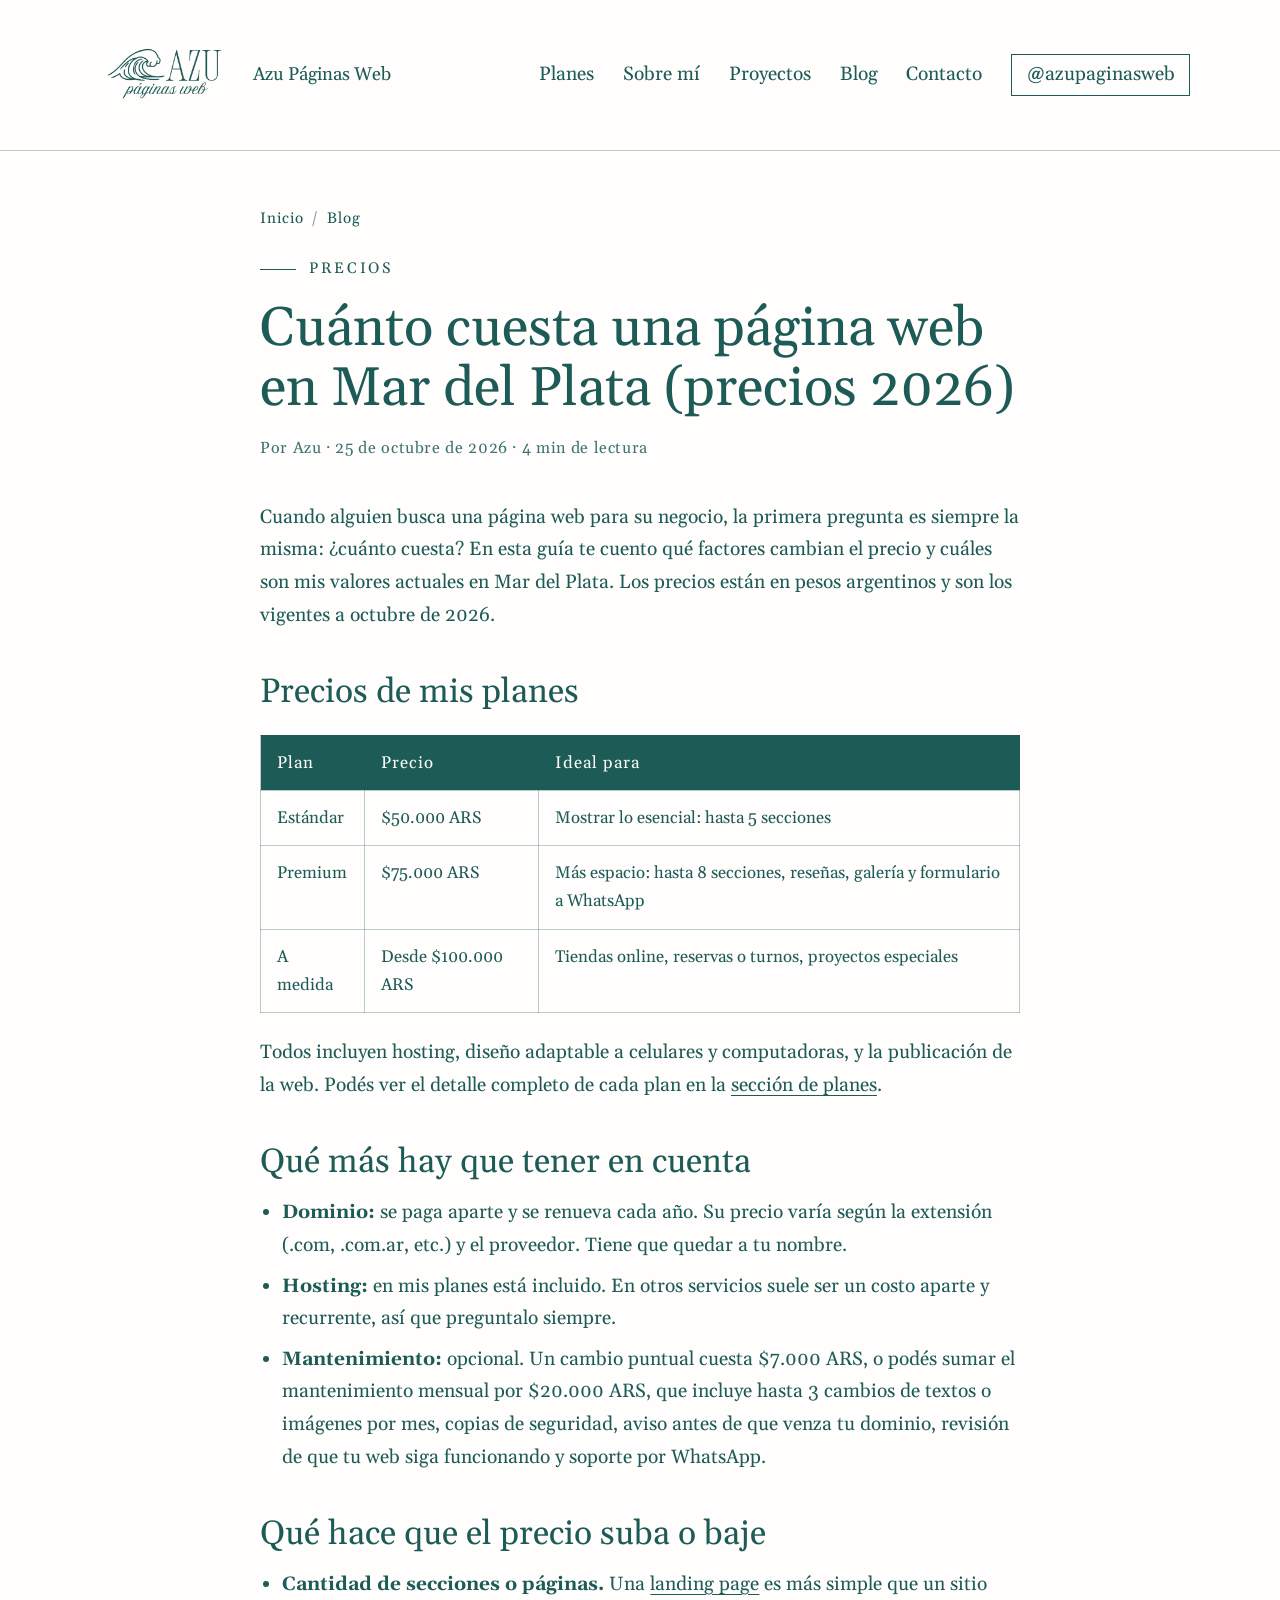
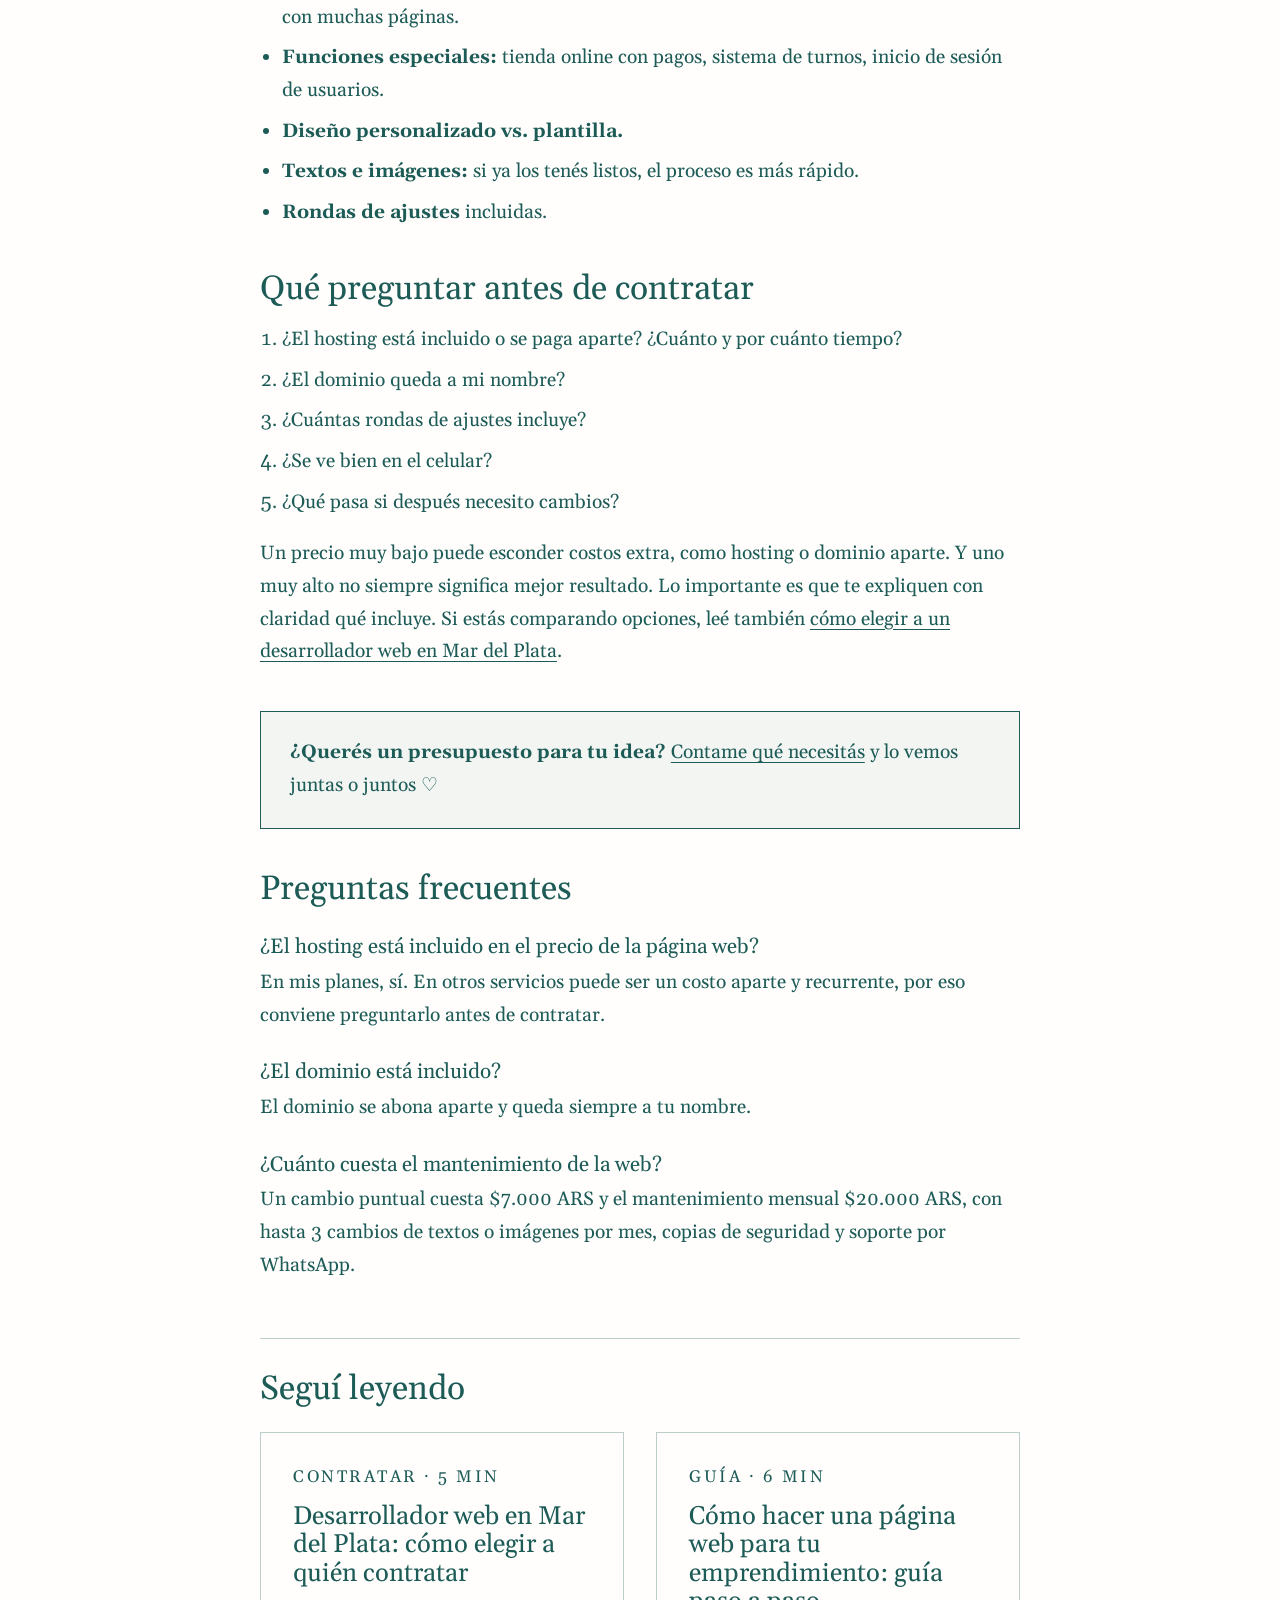
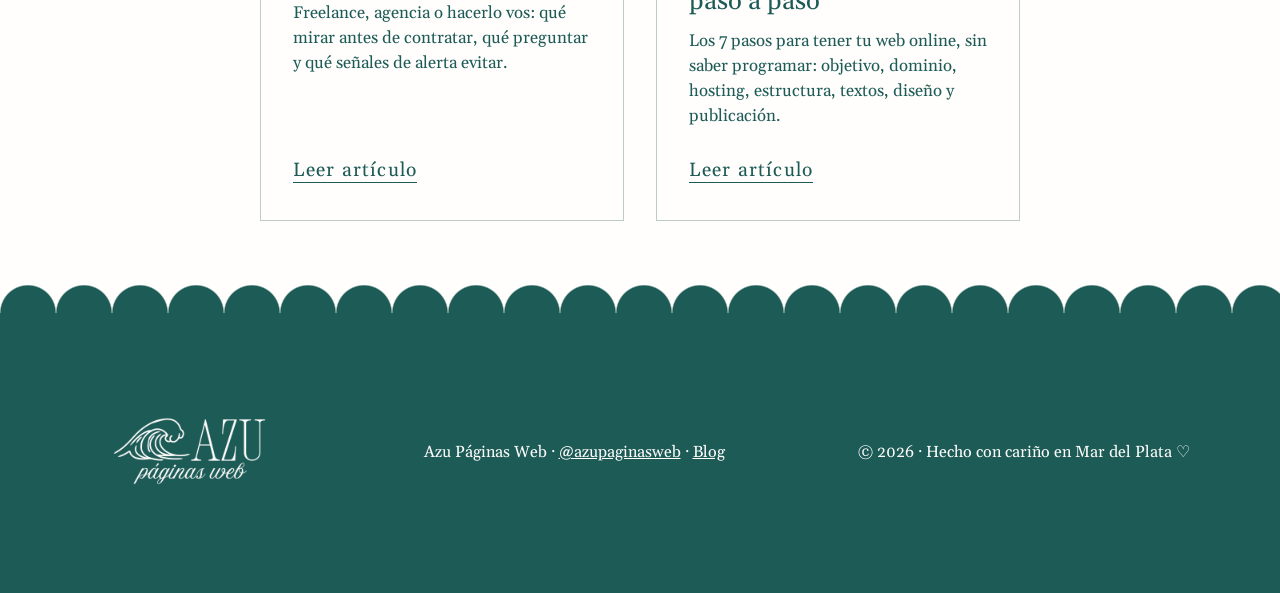
<file: blog/cuanto-cuesta-una-pagina-web-mar-del-plata/index.html>
<!DOCTYPE html>
<html lang="es">

<head>
    <meta charset="UTF-8">
    <meta name="viewport" content="width=device-width, initial-scale=1">
    <title>Cuánto cuesta una página web en Mar del Plata | Azu Páginas Web</title>
    <meta name="description" content="Precios de páginas web en Mar del Plata en 2026: qué incluye cada plan, cuánto se paga de dominio, hosting y mantenimiento, y qué preguntar antes de contratar.">
    <meta name="robots" content="index, follow, max-image-preview:large">
    <link rel="canonical" href="https://azupaginasweb.com/blog/cuanto-cuesta-una-pagina-web-mar-del-plata/">
    <meta property="og:type" content="article">
    <meta property="og:site_name" content="Azu Páginas Web">
    <meta property="og:locale" content="es_AR">
    <meta property="og:url" content="https://azupaginasweb.com/blog/cuanto-cuesta-una-pagina-web-mar-del-plata/">
    <meta property="og:title" content="Cuánto cuesta una página web en Mar del Plata | Azu Páginas Web">
    <meta property="og:description" content="Precios de páginas web en Mar del Plata en 2026: qué incluye cada plan, cuánto se paga de dominio, hosting y mantenimiento, y qué preguntar antes de contratar.">
    <meta property="og:image" content="https://azupaginasweb.com/assets/og-image.png">
    <meta name="twitter:card" content="summary_large_image">
    <meta name="twitter:image" content="https://azupaginasweb.com/assets/og-image.png">
    <link rel="preconnect" href="https://fonts.googleapis.com">
    <link rel="preconnect" href="https://fonts.gstatic.com" crossorigin>
    <link rel="stylesheet" href="https://fonts.googleapis.com/css2?family=Comic+Relief&family=Gelasio&display=swap" media="print" onload="this.media='all'">
    <noscript><link rel="stylesheet" href="https://fonts.googleapis.com/css2?family=Comic+Relief&family=Gelasio&display=swap"></noscript>
    <link rel="stylesheet" href="../../styles.css">
    <link rel="stylesheet" href="../../blog.css">
    <link rel="icon" type="image/x-icon" href="../../assets/favicon.ico">
    <script type="application/ld+json">
{
  "@context": "https://schema.org",
  "@graph": [
    {
      "@type": "BlogPosting",
      "@id": "https://azupaginasweb.com/blog/cuanto-cuesta-una-pagina-web-mar-del-plata/#articulo",
      "headline": "Cuánto cuesta una página web en Mar del Plata (precios 2026)",
      "description": "Precios de páginas web en Mar del Plata en 2026: qué incluye cada plan, cuánto se paga de dominio, hosting y mantenimiento, y qué preguntar antes de contratar.",
      "inLanguage": "es-AR",
      "datePublished": "2026-10-25",
      "dateModified": "2026-10-25",
      "image": "https://azupaginasweb.com/assets/og-image.png",
      "mainEntityOfPage": "https://azupaginasweb.com/blog/cuanto-cuesta-una-pagina-web-mar-del-plata/",
      "author": {
        "@type": "Person",
        "name": "Azu",
        "url": "https://azupaginasweb.com/"
      },
      "publisher": {
        "@type": "Organization",
        "name": "Azu Páginas Web",
        "url": "https://azupaginasweb.com/",
        "logo": {
          "@type": "ImageObject",
          "url": "https://azupaginasweb.com/assets/logo_cyan.png"
        }
      }
    },
    {
      "@type": "BreadcrumbList",
      "itemListElement": [
        {
          "@type": "ListItem",
          "position": 1,
          "name": "Inicio",
          "item": "https://azupaginasweb.com/"
        },
        {
          "@type": "ListItem",
          "position": 2,
          "name": "Blog",
          "item": "https://azupaginasweb.com/blog/"
        },
        {
          "@type": "ListItem",
          "position": 3,
          "name": "Cuánto cuesta una página web en Mar del Plata (precios 2026)",
          "item": "https://azupaginasweb.com/blog/cuanto-cuesta-una-pagina-web-mar-del-plata/"
        }
      ]
    },
    {
      "@type": "FAQPage",
      "mainEntity": [
        {
          "@type": "Question",
          "name": "¿El hosting está incluido en el precio de la página web?",
          "acceptedAnswer": {
            "@type": "Answer",
            "text": "En mis planes, sí. En otros servicios puede ser un costo aparte y recurrente, por eso conviene preguntarlo antes de contratar."
          }
        },
        {
          "@type": "Question",
          "name": "¿El dominio está incluido?",
          "acceptedAnswer": {
            "@type": "Answer",
            "text": "El dominio se abona aparte y queda siempre a tu nombre."
          }
        },
        {
          "@type": "Question",
          "name": "¿Cuánto cuesta el mantenimiento de la web?",
          "acceptedAnswer": {
            "@type": "Answer",
            "text": "Un cambio puntual cuesta $7.000 ARS y el mantenimiento mensual $20.000 ARS, con hasta 3 cambios de textos o imágenes por mes, copias de seguridad y soporte por WhatsApp."
          }
        }
      ]
    }
  ]
}
    </script>
</head>

<body data-root="../../">

    <header class="nav">
        <div class="nav__inner">
            <a class="nav__brand" href="../../" aria-label="Azu Páginas Web, inicio">
                <span class="logo-slot logo-slot--sm has-img"><img src="../../assets/logo_crema.png" width="800" height="800" decoding="async" alt="Logo de Azu Páginas Web"></span>
                <span class="nav__name">Azu Páginas Web</span>
            </a>
            <button class="nav__toggle" type="button" aria-expanded="false" aria-controls="menu">Menú</button>
            <nav id="menu" class="nav__links">
                <a href="../../#planes">Planes</a>
                <a href="../../#sobre-mi">Sobre mí</a>
                <a href="../../#proyectos">Proyectos</a>
                <a href="../">Blog</a>
                <a href="../../#contacto">Contacto</a>
                <a class="nav__ig" href="https://instagram.com/azupaginasweb" target="_blank" rel="noopener">@azupaginasweb</a>
            </nav>
        </div>
    </header>

    <main class="blog">
        <article>
            <header class="post-head">
                <div class="narrow">
                    <nav class="crumbs" aria-label="Migas de pan">
                        <a href="../../">Inicio</a><span aria-hidden="true">/</span><a href="../">Blog</a>
                    </nav>
                    <p class="eyebrow">PRECIOS</p>
                    <h1>Cuánto cuesta una página web en Mar del Plata (precios 2026)</h1>
                    <p class="post-meta">Por Azu · <time datetime="2026-10-25">25 de octubre de 2026</time> · 4 min de lectura</p>
                </div>
            </header>

            <div class="narrow post-body">
<p>Cuando alguien busca una página web para su negocio, la primera pregunta es siempre la misma: ¿cuánto cuesta? En esta guía te cuento qué factores cambian el precio y cuáles son mis valores actuales en Mar del Plata. Los precios están en pesos argentinos y son los vigentes a octubre de 2026.</p>

<h2>Precios de mis planes</h2>
<div class="table-wrap">
<table>
    <thead>
        <tr><th>Plan</th><th>Precio</th><th>Ideal para</th></tr>
    </thead>
    <tbody>
        <tr><td>Estándar</td><td>$50.000 ARS</td><td>Mostrar lo esencial: hasta 5 secciones</td></tr>
        <tr><td>Premium</td><td>$75.000 ARS</td><td>Más espacio: hasta 8 secciones, reseñas, galería y formulario a WhatsApp</td></tr>
        <tr><td>A medida</td><td>Desde $100.000 ARS</td><td>Tiendas online, reservas o turnos, proyectos especiales</td></tr>
    </tbody>
</table>
</div>
<p>Todos incluyen hosting, diseño adaptable a celulares y computadoras, y la publicación de la web. Podés ver el detalle completo de cada plan en la <a href="../../#planes">sección de planes</a>.</p>

<h2>Qué más hay que tener en cuenta</h2>
<ul>
    <li><strong>Dominio:</strong> se paga aparte y se renueva cada año. Su precio varía según la extensión (.com, .com.ar, etc.) y el proveedor. Tiene que quedar a tu nombre.</li>
    <li><strong>Hosting:</strong> en mis planes está incluido. En otros servicios suele ser un costo aparte y recurrente, así que preguntalo siempre.</li>
    <li><strong>Mantenimiento:</strong> opcional. Un cambio puntual cuesta $7.000 ARS, o podés sumar el mantenimiento mensual por $20.000 ARS, que incluye hasta 3 cambios de textos o imágenes por mes, copias de seguridad, aviso antes de que venza tu dominio, revisión de que tu web siga funcionando y soporte por WhatsApp.</li>
</ul>

<h2>Qué hace que el precio suba o baje</h2>
<ul>
    <li><strong>Cantidad de secciones o páginas.</strong> Una <a href="../landing-page-que-es/">landing page</a> es más simple que un sitio con muchas páginas.</li>
    <li><strong>Funciones especiales:</strong> tienda online con pagos, sistema de turnos, inicio de sesión de usuarios.</li>
    <li><strong>Diseño personalizado vs. plantilla.</strong></li>
    <li><strong>Textos e imágenes:</strong> si ya los tenés listos, el proceso es más rápido.</li>
    <li><strong>Rondas de ajustes</strong> incluidas.</li>
</ul>

<h2>Qué preguntar antes de contratar</h2>
<ol>
    <li>¿El hosting está incluido o se paga aparte? ¿Cuánto y por cuánto tiempo?</li>
    <li>¿El dominio queda a mi nombre?</li>
    <li>¿Cuántas rondas de ajustes incluye?</li>
    <li>¿Se ve bien en el celular?</li>
    <li>¿Qué pasa si después necesito cambios?</li>
</ol>
<p>Un precio muy bajo puede esconder costos extra, como hosting o dominio aparte. Y uno muy alto no siempre significa mejor resultado. Lo importante es que te expliquen con claridad qué incluye. Si estás comparando opciones, leé también <a href="../desarrollador-web-mar-del-plata/">cómo elegir a un desarrollador web en Mar del Plata</a>.</p>

<div class="callout">
    <p><strong>¿Querés un presupuesto para tu idea?</strong> <a href="../../#contacto">Contame qué necesitás</a> y lo vemos juntas o juntos ♡</p>
</div>

                <section class="post-faq" aria-labelledby="faq-titulo">
                    <h2 id="faq-titulo">Preguntas frecuentes</h2>
            <h3>¿El hosting está incluido en el precio de la página web?</h3>
            <p>En mis planes, sí. En otros servicios puede ser un costo aparte y recurrente, por eso conviene preguntarlo antes de contratar.</p>
            <h3>¿El dominio está incluido?</h3>
            <p>El dominio se abona aparte y queda siempre a tu nombre.</p>
            <h3>¿Cuánto cuesta el mantenimiento de la web?</h3>
            <p>Un cambio puntual cuesta $7.000 ARS y el mantenimiento mensual $20.000 ARS, con hasta 3 cambios de textos o imágenes por mes, copias de seguridad y soporte por WhatsApp.</p>
                </section>

                <aside class="related" aria-labelledby="rel-titulo">
                    <h2 id="rel-titulo">Seguí leyendo</h2>
                    <div class="posts">
                <a class="post-card" href="../desarrollador-web-mar-del-plata/">
                    <p class="post-card__tag">CONTRATAR · 5 MIN</p>
                    <h3>Desarrollador web en Mar del Plata: cómo elegir a quién contratar</h3>
                    <p>Freelance, agencia o hacerlo vos: qué mirar antes de contratar, qué preguntar y qué señales de alerta evitar.</p>
                    <span class="post-card__more">Leer artículo</span>
                </a>
                <a class="post-card" href="../como-hacer-una-pagina-web/">
                    <p class="post-card__tag">GUÍA · 6 MIN</p>
                    <h3>Cómo hacer una página web para tu emprendimiento: guía paso a paso</h3>
                    <p>Los 7 pasos para tener tu web online, sin saber programar: objetivo, dominio, hosting, estructura, textos, diseño y publicación.</p>
                    <span class="post-card__more">Leer artículo</span>
                </a>
                    </div>
                </aside>
            </div>
        </article>
    </main>
    <div class="sea sea--up" aria-hidden="true"></div>

    <footer class="footer">
        <div class="container footer__inner">
            <span class="logo-slot logo-slot--footer has-img"><img src="../../assets/logo_cyan.png" width="800" height="800" loading="lazy" decoding="async" alt="Logo de Azu Páginas Web"></span>
            <p>Azu Páginas Web · <a href="https://instagram.com/azupaginasweb" target="_blank" rel="noopener">@azupaginasweb</a> · <a href="../">Blog</a></p>
            <p>© <span id="year"></span> · Hecho con cariño en Mar del Plata ♡</p>
        </div>
    </footer>

    <script src="../../blog.js" defer></script>
</body>

</html>
</file>
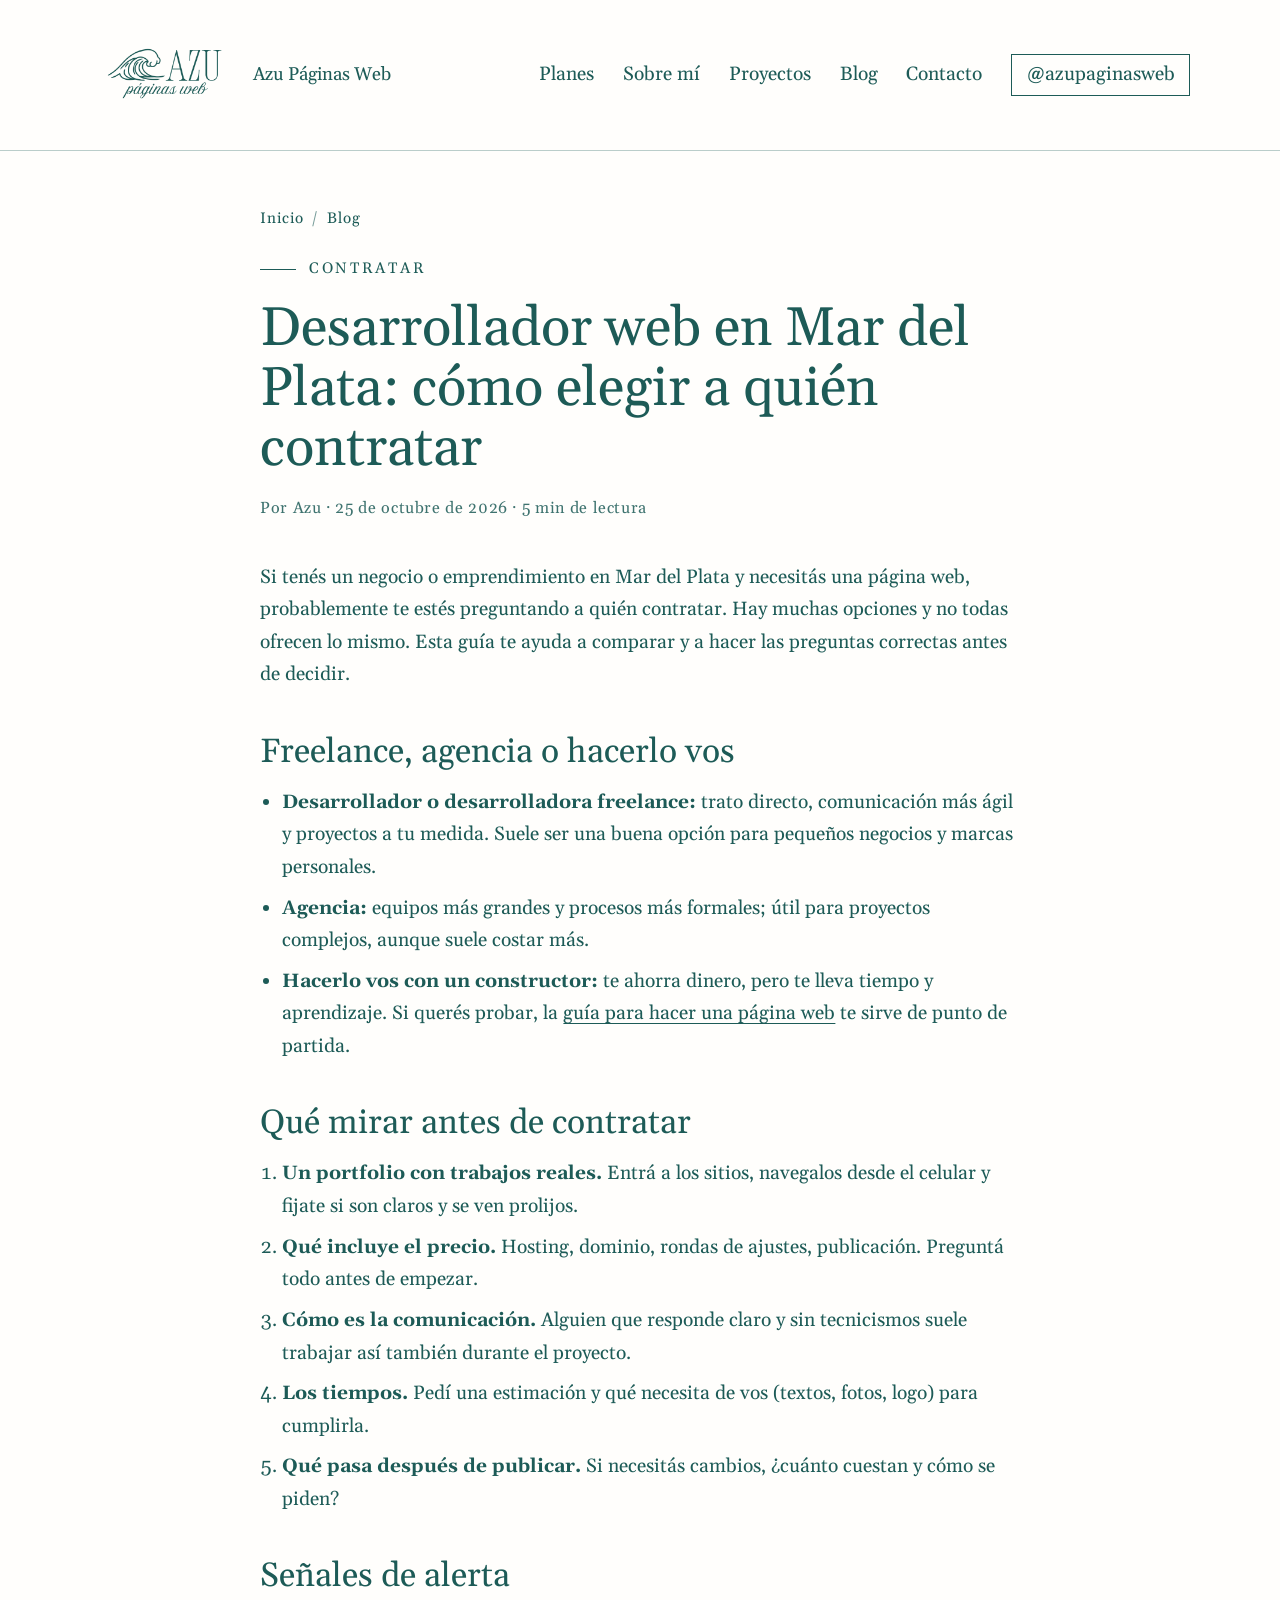
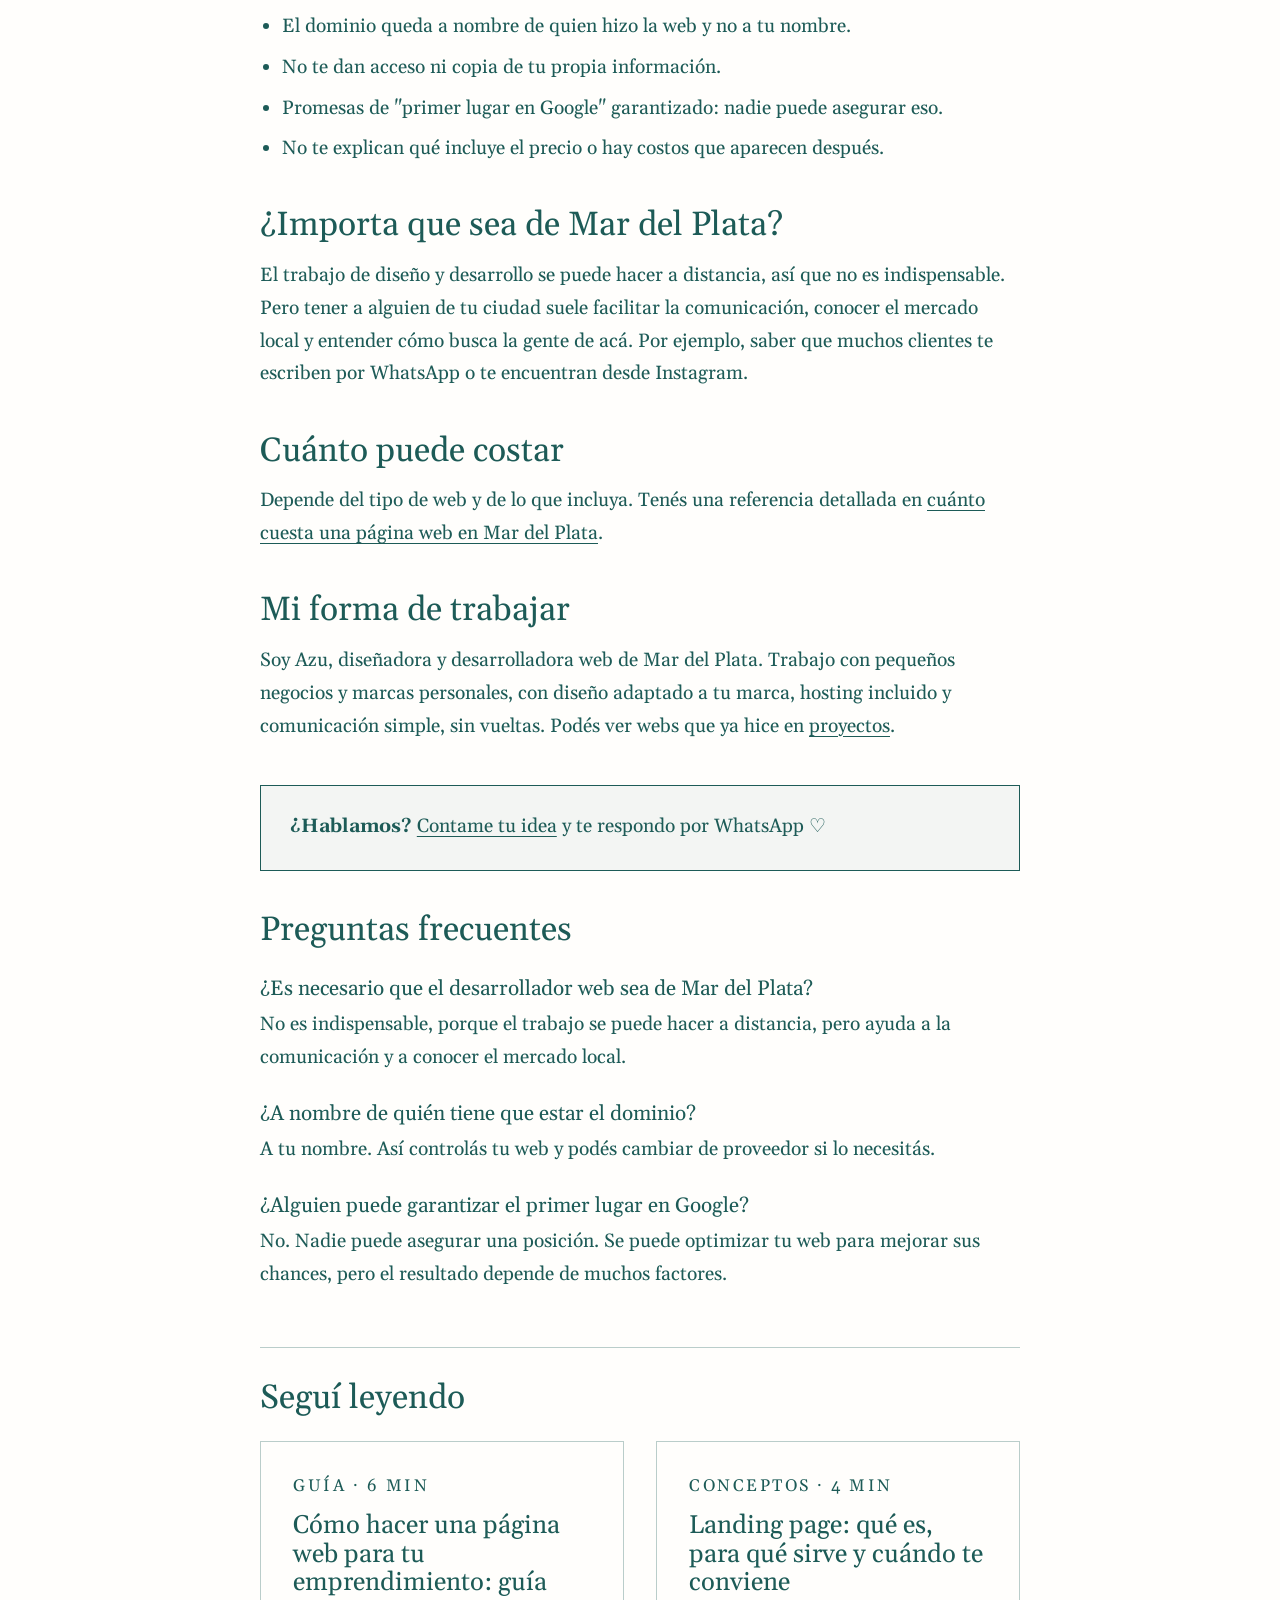
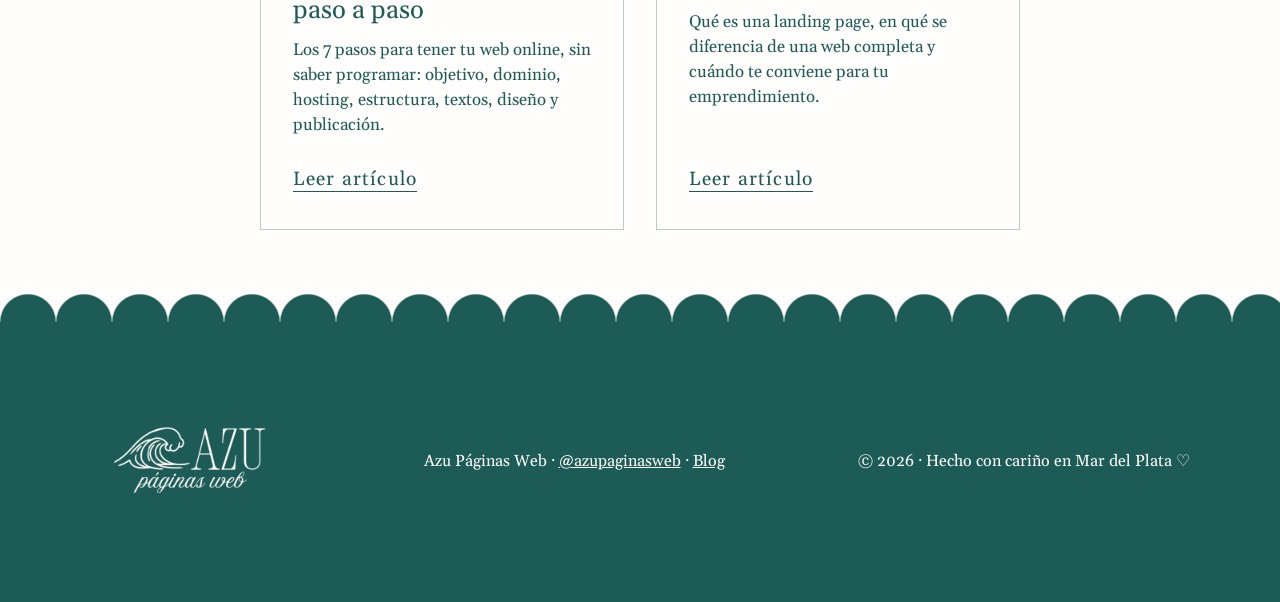
<file: blog/desarrollador-web-mar-del-plata/index.html>
<!DOCTYPE html>
<html lang="es">

<head>
    <meta charset="UTF-8">
    <meta name="viewport" content="width=device-width, initial-scale=1">
    <title>Desarrollador web en Mar del Plata: cómo elegir | Azu Páginas Web</title>
    <meta name="description" content="Cómo elegir un desarrollador o desarrolladora web en Mar del Plata: freelance o agencia, qué preguntar, qué mirar en el portfolio y señales de alerta.">
    <meta name="robots" content="index, follow, max-image-preview:large">
    <link rel="canonical" href="https://azupaginasweb.com/blog/desarrollador-web-mar-del-plata/">
    <meta property="og:type" content="article">
    <meta property="og:site_name" content="Azu Páginas Web">
    <meta property="og:locale" content="es_AR">
    <meta property="og:url" content="https://azupaginasweb.com/blog/desarrollador-web-mar-del-plata/">
    <meta property="og:title" content="Desarrollador web en Mar del Plata: cómo elegir | Azu Páginas Web">
    <meta property="og:description" content="Cómo elegir un desarrollador o desarrolladora web en Mar del Plata: freelance o agencia, qué preguntar, qué mirar en el portfolio y señales de alerta.">
    <meta property="og:image" content="https://azupaginasweb.com/assets/og-image.png">
    <meta name="twitter:card" content="summary_large_image">
    <meta name="twitter:image" content="https://azupaginasweb.com/assets/og-image.png">
    <link rel="preconnect" href="https://fonts.googleapis.com">
    <link rel="preconnect" href="https://fonts.gstatic.com" crossorigin>
    <link rel="stylesheet" href="https://fonts.googleapis.com/css2?family=Comic+Relief&family=Gelasio&display=swap" media="print" onload="this.media='all'">
    <noscript><link rel="stylesheet" href="https://fonts.googleapis.com/css2?family=Comic+Relief&family=Gelasio&display=swap"></noscript>
    <link rel="stylesheet" href="../../styles.css">
    <link rel="stylesheet" href="../../blog.css">
    <link rel="icon" type="image/x-icon" href="../../assets/favicon.ico">
    <script type="application/ld+json">
{
  "@context": "https://schema.org",
  "@graph": [
    {
      "@type": "BlogPosting",
      "@id": "https://azupaginasweb.com/blog/desarrollador-web-mar-del-plata/#articulo",
      "headline": "Desarrollador web en Mar del Plata: cómo elegir a quién contratar",
      "description": "Cómo elegir un desarrollador o desarrolladora web en Mar del Plata: freelance o agencia, qué preguntar, qué mirar en el portfolio y señales de alerta.",
      "inLanguage": "es-AR",
      "datePublished": "2026-10-25",
      "dateModified": "2026-10-25",
      "image": "https://azupaginasweb.com/assets/og-image.png",
      "mainEntityOfPage": "https://azupaginasweb.com/blog/desarrollador-web-mar-del-plata/",
      "author": {
        "@type": "Person",
        "name": "Azu",
        "url": "https://azupaginasweb.com/"
      },
      "publisher": {
        "@type": "Organization",
        "name": "Azu Páginas Web",
        "url": "https://azupaginasweb.com/",
        "logo": {
          "@type": "ImageObject",
          "url": "https://azupaginasweb.com/assets/logo_cyan.png"
        }
      }
    },
    {
      "@type": "BreadcrumbList",
      "itemListElement": [
        {
          "@type": "ListItem",
          "position": 1,
          "name": "Inicio",
          "item": "https://azupaginasweb.com/"
        },
        {
          "@type": "ListItem",
          "position": 2,
          "name": "Blog",
          "item": "https://azupaginasweb.com/blog/"
        },
        {
          "@type": "ListItem",
          "position": 3,
          "name": "Desarrollador web en Mar del Plata: cómo elegir a quién contratar",
          "item": "https://azupaginasweb.com/blog/desarrollador-web-mar-del-plata/"
        }
      ]
    },
    {
      "@type": "FAQPage",
      "mainEntity": [
        {
          "@type": "Question",
          "name": "¿Es necesario que el desarrollador web sea de Mar del Plata?",
          "acceptedAnswer": {
            "@type": "Answer",
            "text": "No es indispensable, porque el trabajo se puede hacer a distancia, pero ayuda a la comunicación y a conocer el mercado local."
          }
        },
        {
          "@type": "Question",
          "name": "¿A nombre de quién tiene que estar el dominio?",
          "acceptedAnswer": {
            "@type": "Answer",
            "text": "A tu nombre. Así controlás tu web y podés cambiar de proveedor si lo necesitás."
          }
        },
        {
          "@type": "Question",
          "name": "¿Alguien puede garantizar el primer lugar en Google?",
          "acceptedAnswer": {
            "@type": "Answer",
            "text": "No. Nadie puede asegurar una posición. Se puede optimizar tu web para mejorar sus chances, pero el resultado depende de muchos factores."
          }
        }
      ]
    }
  ]
}
    </script>
</head>

<body data-root="../../">

    <header class="nav">
        <div class="nav__inner">
            <a class="nav__brand" href="../../" aria-label="Azu Páginas Web, inicio">
                <span class="logo-slot logo-slot--sm has-img"><img src="../../assets/logo_crema.png" width="800" height="800" decoding="async" alt="Logo de Azu Páginas Web"></span>
                <span class="nav__name">Azu Páginas Web</span>
            </a>
            <button class="nav__toggle" type="button" aria-expanded="false" aria-controls="menu">Menú</button>
            <nav id="menu" class="nav__links">
                <a href="../../#planes">Planes</a>
                <a href="../../#sobre-mi">Sobre mí</a>
                <a href="../../#proyectos">Proyectos</a>
                <a href="../">Blog</a>
                <a href="../../#contacto">Contacto</a>
                <a class="nav__ig" href="https://instagram.com/azupaginasweb" target="_blank" rel="noopener">@azupaginasweb</a>
            </nav>
        </div>
    </header>

    <main class="blog">
        <article>
            <header class="post-head">
                <div class="narrow">
                    <nav class="crumbs" aria-label="Migas de pan">
                        <a href="../../">Inicio</a><span aria-hidden="true">/</span><a href="../">Blog</a>
                    </nav>
                    <p class="eyebrow">CONTRATAR</p>
                    <h1>Desarrollador web en Mar del Plata: cómo elegir a quién contratar</h1>
                    <p class="post-meta">Por Azu · <time datetime="2026-10-25">25 de octubre de 2026</time> · 5 min de lectura</p>
                </div>
            </header>

            <div class="narrow post-body">
<p>Si tenés un negocio o emprendimiento en Mar del Plata y necesitás una página web, probablemente te estés preguntando a quién contratar. Hay muchas opciones y no todas ofrecen lo mismo. Esta guía te ayuda a comparar y a hacer las preguntas correctas antes de decidir.</p>

<h2>Freelance, agencia o hacerlo vos</h2>
<ul>
    <li><strong>Desarrollador o desarrolladora freelance:</strong> trato directo, comunicación más ágil y proyectos a tu medida. Suele ser una buena opción para pequeños negocios y marcas personales.</li>
    <li><strong>Agencia:</strong> equipos más grandes y procesos más formales; útil para proyectos complejos, aunque suele costar más.</li>
    <li><strong>Hacerlo vos con un constructor:</strong> te ahorra dinero, pero te lleva tiempo y aprendizaje. Si querés probar, la <a href="../como-hacer-una-pagina-web/">guía para hacer una página web</a> te sirve de punto de partida.</li>
</ul>

<h2>Qué mirar antes de contratar</h2>
<ol>
    <li><strong>Un portfolio con trabajos reales.</strong> Entrá a los sitios, navegalos desde el celular y fijate si son claros y se ven prolijos.</li>
    <li><strong>Qué incluye el precio.</strong> Hosting, dominio, rondas de ajustes, publicación. Preguntá todo antes de empezar.</li>
    <li><strong>Cómo es la comunicación.</strong> Alguien que responde claro y sin tecnicismos suele trabajar así también durante el proyecto.</li>
    <li><strong>Los tiempos.</strong> Pedí una estimación y qué necesita de vos (textos, fotos, logo) para cumplirla.</li>
    <li><strong>Qué pasa después de publicar.</strong> Si necesitás cambios, ¿cuánto cuestan y cómo se piden?</li>
</ol>

<h2>Señales de alerta</h2>
<ul>
    <li>El dominio queda a nombre de quien hizo la web y no a tu nombre.</li>
    <li>No te dan acceso ni copia de tu propia información.</li>
    <li>Promesas de "primer lugar en Google" garantizado: nadie puede asegurar eso.</li>
    <li>No te explican qué incluye el precio o hay costos que aparecen después.</li>
</ul>

<h2>¿Importa que sea de Mar del Plata?</h2>
<p>El trabajo de diseño y desarrollo se puede hacer a distancia, así que no es indispensable. Pero tener a alguien de tu ciudad suele facilitar la comunicación, conocer el mercado local y entender cómo busca la gente de acá. Por ejemplo, saber que muchos clientes te escriben por WhatsApp o te encuentran desde Instagram.</p>

<h2>Cuánto puede costar</h2>
<p>Depende del tipo de web y de lo que incluya. Tenés una referencia detallada en <a href="../cuanto-cuesta-una-pagina-web-mar-del-plata/">cuánto cuesta una página web en Mar del Plata</a>.</p>

<h2>Mi forma de trabajar</h2>
<p>Soy Azu, diseñadora y desarrolladora web de Mar del Plata. Trabajo con pequeños negocios y marcas personales, con diseño adaptado a tu marca, hosting incluido y comunicación simple, sin vueltas. Podés ver webs que ya hice en <a href="../../#proyectos">proyectos</a>.</p>

<div class="callout">
    <p><strong>¿Hablamos?</strong> <a href="../../#contacto">Contame tu idea</a> y te respondo por WhatsApp ♡</p>
</div>

                <section class="post-faq" aria-labelledby="faq-titulo">
                    <h2 id="faq-titulo">Preguntas frecuentes</h2>
            <h3>¿Es necesario que el desarrollador web sea de Mar del Plata?</h3>
            <p>No es indispensable, porque el trabajo se puede hacer a distancia, pero ayuda a la comunicación y a conocer el mercado local.</p>
            <h3>¿A nombre de quién tiene que estar el dominio?</h3>
            <p>A tu nombre. Así controlás tu web y podés cambiar de proveedor si lo necesitás.</p>
            <h3>¿Alguien puede garantizar el primer lugar en Google?</h3>
            <p>No. Nadie puede asegurar una posición. Se puede optimizar tu web para mejorar sus chances, pero el resultado depende de muchos factores.</p>
                </section>

                <aside class="related" aria-labelledby="rel-titulo">
                    <h2 id="rel-titulo">Seguí leyendo</h2>
                    <div class="posts">
                <a class="post-card" href="../como-hacer-una-pagina-web/">
                    <p class="post-card__tag">GUÍA · 6 MIN</p>
                    <h3>Cómo hacer una página web para tu emprendimiento: guía paso a paso</h3>
                    <p>Los 7 pasos para tener tu web online, sin saber programar: objetivo, dominio, hosting, estructura, textos, diseño y publicación.</p>
                    <span class="post-card__more">Leer artículo</span>
                </a>
                <a class="post-card" href="../landing-page-que-es/">
                    <p class="post-card__tag">CONCEPTOS · 4 MIN</p>
                    <h3>Landing page: qué es, para qué sirve y cuándo te conviene</h3>
                    <p>Qué es una landing page, en qué se diferencia de una web completa y cuándo te conviene para tu emprendimiento.</p>
                    <span class="post-card__more">Leer artículo</span>
                </a>
                    </div>
                </aside>
            </div>
        </article>
    </main>
    <div class="sea sea--up" aria-hidden="true"></div>

    <footer class="footer">
        <div class="container footer__inner">
            <span class="logo-slot logo-slot--footer has-img"><img src="../../assets/logo_cyan.png" width="800" height="800" loading="lazy" decoding="async" alt="Logo de Azu Páginas Web"></span>
            <p>Azu Páginas Web · <a href="https://instagram.com/azupaginasweb" target="_blank" rel="noopener">@azupaginasweb</a> · <a href="../">Blog</a></p>
            <p>© <span id="year"></span> · Hecho con cariño en Mar del Plata ♡</p>
        </div>
    </footer>

    <script src="../../blog.js" defer></script>
</body>

</html>
</file>
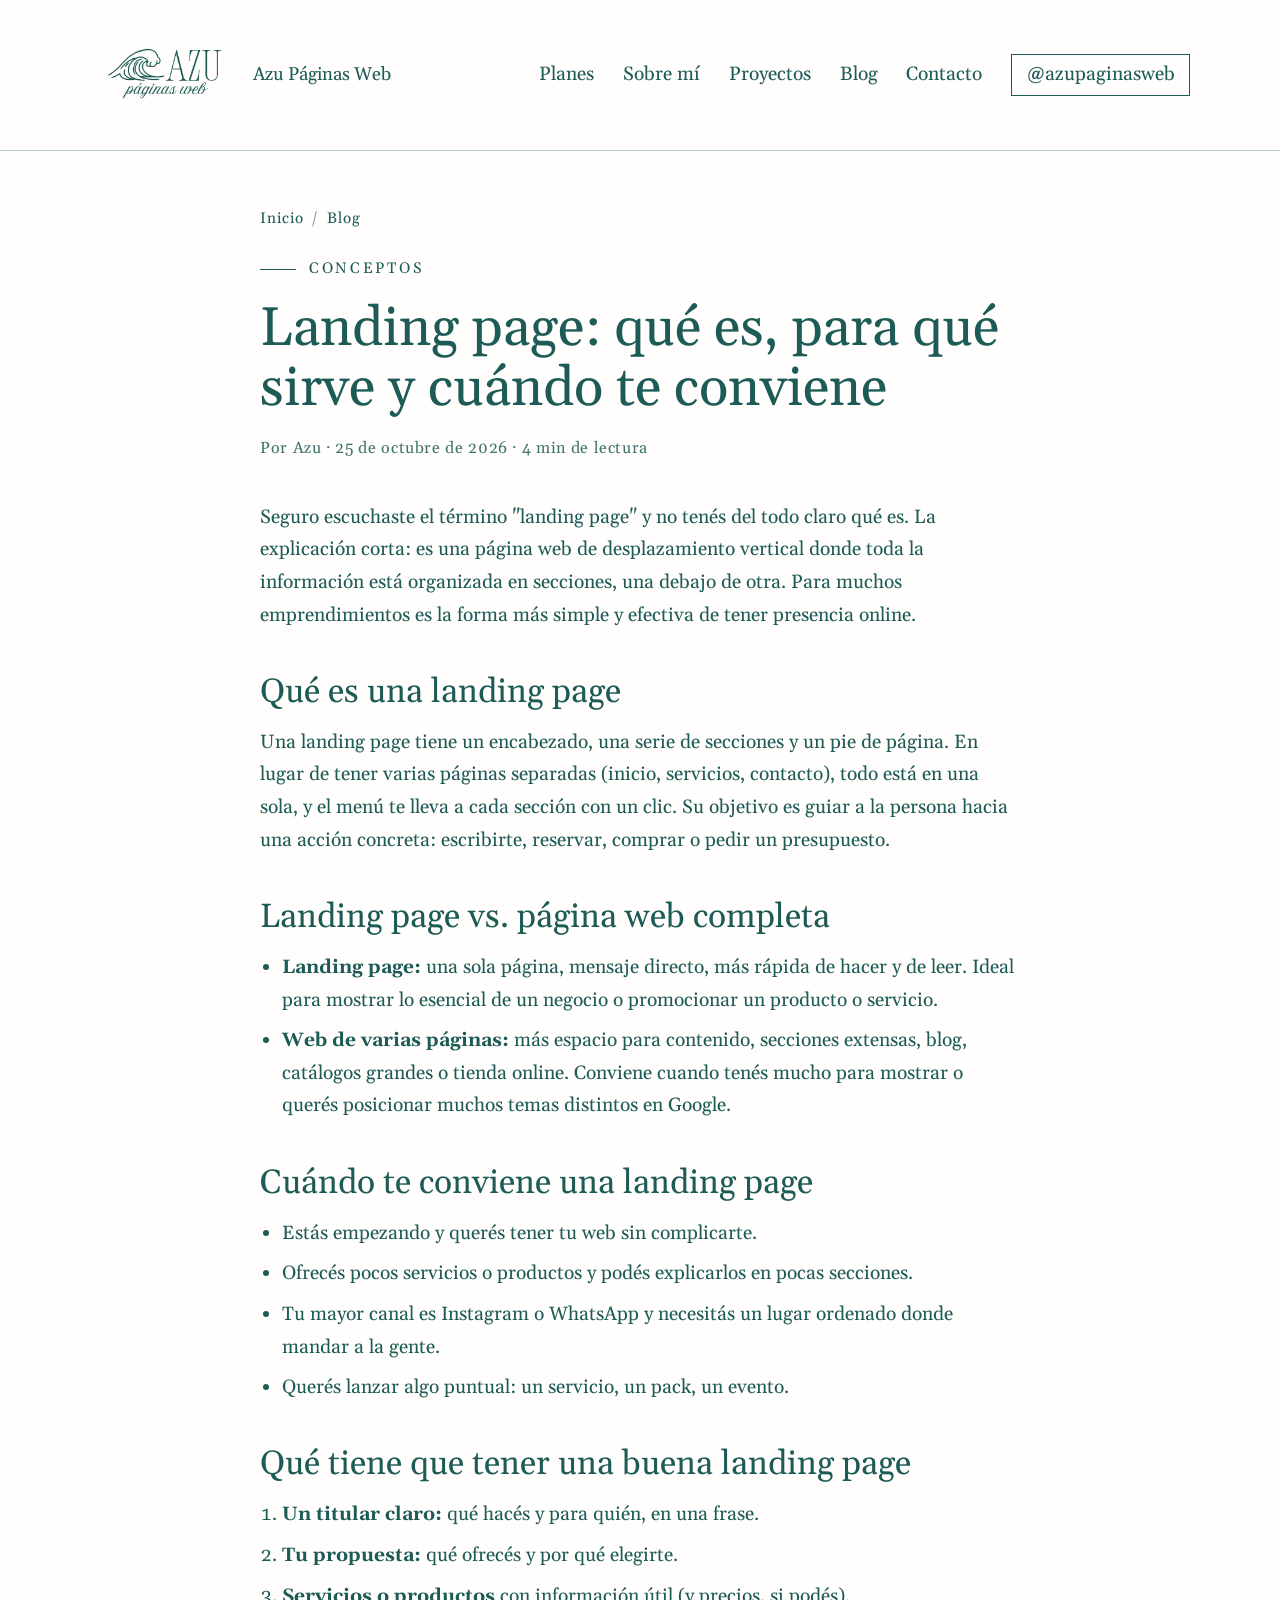
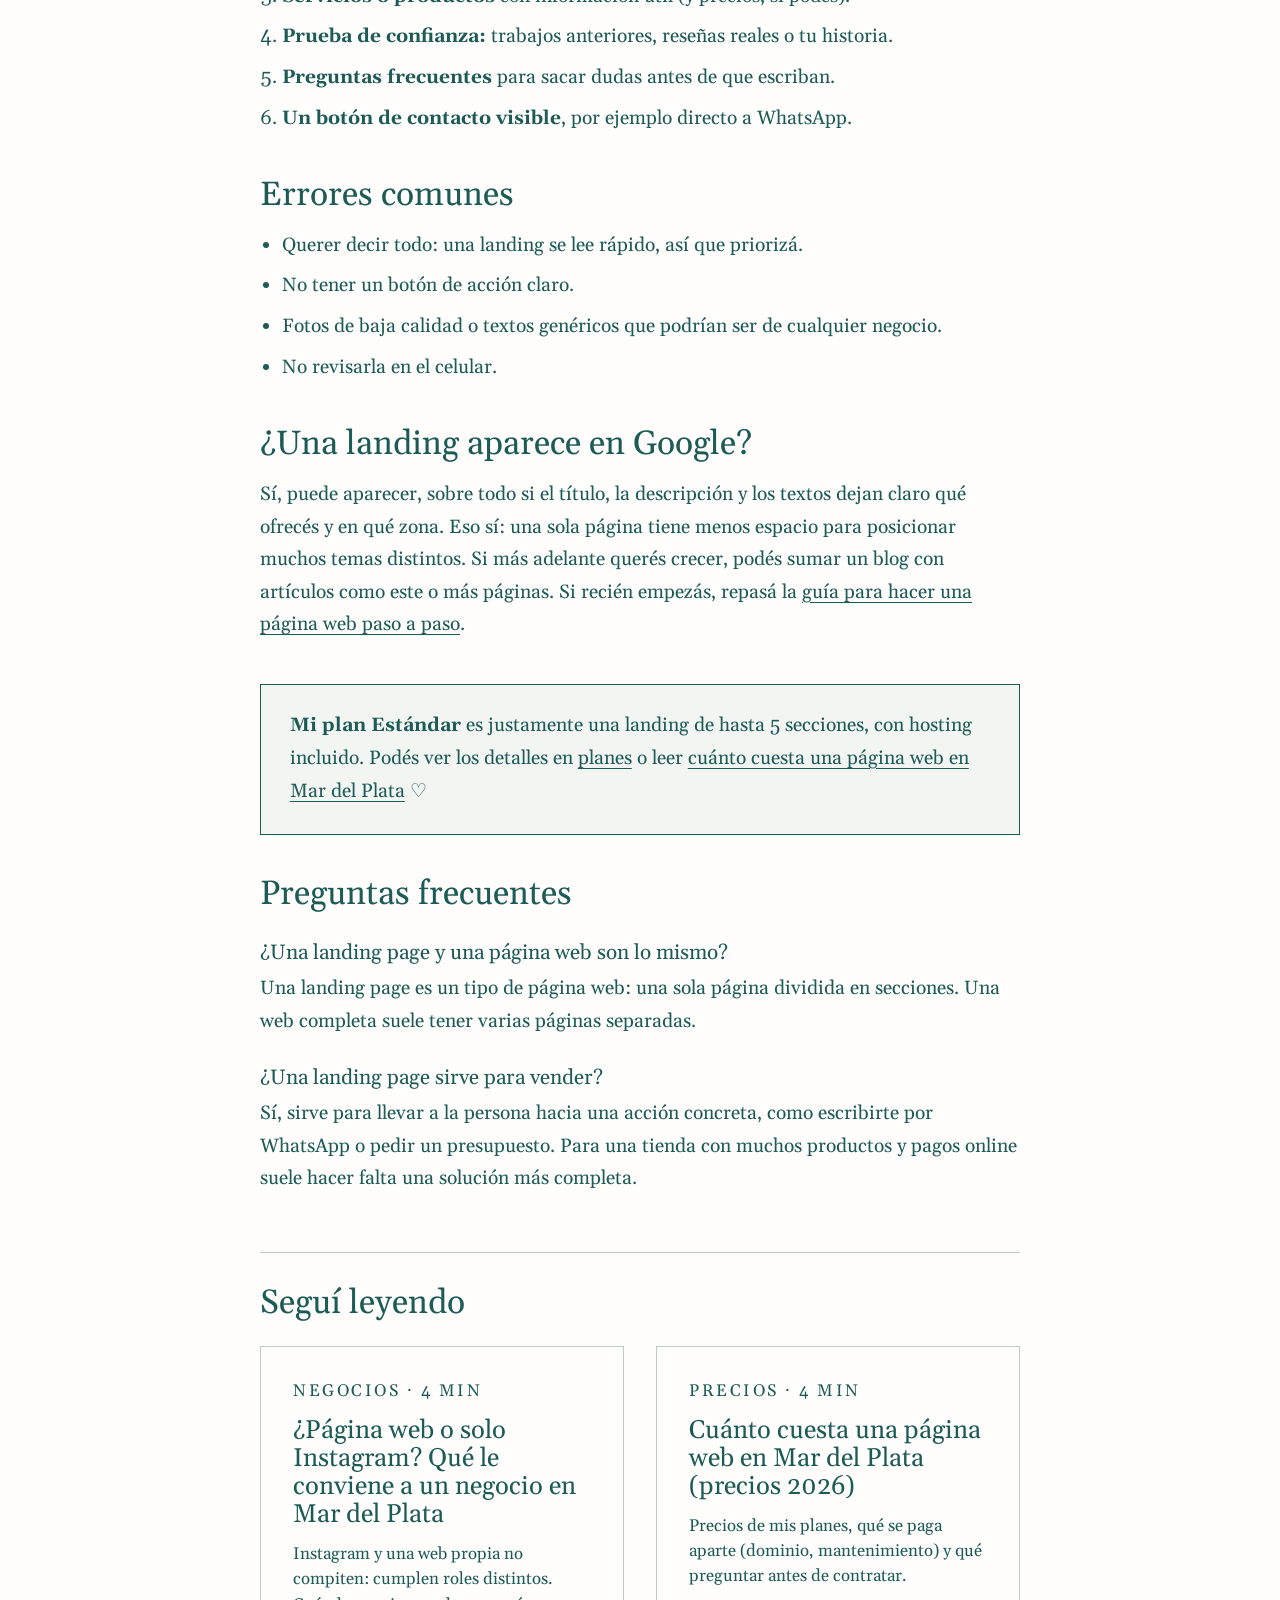
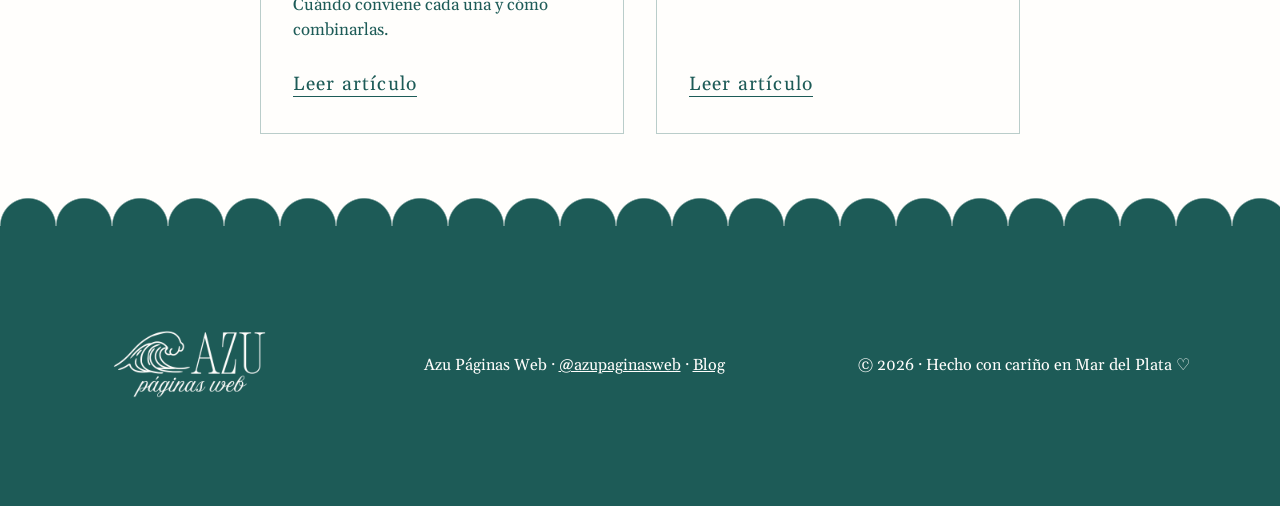
<file: blog/landing-page-que-es/index.html>
<!DOCTYPE html>
<html lang="es">

<head>
    <meta charset="UTF-8">
    <meta name="viewport" content="width=device-width, initial-scale=1">
    <title>Landing page: qué es y cuándo te conviene | Azu Páginas Web</title>
    <meta name="description" content="Qué es una landing page, en qué se diferencia de una web completa y cuándo conviene para tu emprendimiento. Elementos clave y errores comunes.">
    <meta name="robots" content="index, follow, max-image-preview:large">
    <link rel="canonical" href="https://azupaginasweb.com/blog/landing-page-que-es/">
    <meta property="og:type" content="article">
    <meta property="og:site_name" content="Azu Páginas Web">
    <meta property="og:locale" content="es_AR">
    <meta property="og:url" content="https://azupaginasweb.com/blog/landing-page-que-es/">
    <meta property="og:title" content="Landing page: qué es y cuándo te conviene | Azu Páginas Web">
    <meta property="og:description" content="Qué es una landing page, en qué se diferencia de una web completa y cuándo conviene para tu emprendimiento. Elementos clave y errores comunes.">
    <meta property="og:image" content="https://azupaginasweb.com/assets/og-image.png">
    <meta name="twitter:card" content="summary_large_image">
    <meta name="twitter:image" content="https://azupaginasweb.com/assets/og-image.png">
    <link rel="preconnect" href="https://fonts.googleapis.com">
    <link rel="preconnect" href="https://fonts.gstatic.com" crossorigin>
    <link rel="stylesheet" href="https://fonts.googleapis.com/css2?family=Comic+Relief&family=Gelasio&display=swap" media="print" onload="this.media='all'">
    <noscript><link rel="stylesheet" href="https://fonts.googleapis.com/css2?family=Comic+Relief&family=Gelasio&display=swap"></noscript>
    <link rel="stylesheet" href="../../styles.css">
    <link rel="stylesheet" href="../../blog.css">
    <link rel="icon" type="image/x-icon" href="../../assets/favicon.ico">
    <script type="application/ld+json">
{
  "@context": "https://schema.org",
  "@graph": [
    {
      "@type": "BlogPosting",
      "@id": "https://azupaginasweb.com/blog/landing-page-que-es/#articulo",
      "headline": "Landing page: qué es, para qué sirve y cuándo te conviene",
      "description": "Qué es una landing page, en qué se diferencia de una web completa y cuándo conviene para tu emprendimiento. Elementos clave y errores comunes.",
      "inLanguage": "es-AR",
      "datePublished": "2026-10-25",
      "dateModified": "2026-10-25",
      "image": "https://azupaginasweb.com/assets/og-image.png",
      "mainEntityOfPage": "https://azupaginasweb.com/blog/landing-page-que-es/",
      "author": {
        "@type": "Person",
        "name": "Azu",
        "url": "https://azupaginasweb.com/"
      },
      "publisher": {
        "@type": "Organization",
        "name": "Azu Páginas Web",
        "url": "https://azupaginasweb.com/",
        "logo": {
          "@type": "ImageObject",
          "url": "https://azupaginasweb.com/assets/logo_cyan.png"
        }
      }
    },
    {
      "@type": "BreadcrumbList",
      "itemListElement": [
        {
          "@type": "ListItem",
          "position": 1,
          "name": "Inicio",
          "item": "https://azupaginasweb.com/"
        },
        {
          "@type": "ListItem",
          "position": 2,
          "name": "Blog",
          "item": "https://azupaginasweb.com/blog/"
        },
        {
          "@type": "ListItem",
          "position": 3,
          "name": "Landing page: qué es, para qué sirve y cuándo te conviene",
          "item": "https://azupaginasweb.com/blog/landing-page-que-es/"
        }
      ]
    },
    {
      "@type": "FAQPage",
      "mainEntity": [
        {
          "@type": "Question",
          "name": "¿Una landing page y una página web son lo mismo?",
          "acceptedAnswer": {
            "@type": "Answer",
            "text": "Una landing page es un tipo de página web: una sola página dividida en secciones. Una web completa suele tener varias páginas separadas."
          }
        },
        {
          "@type": "Question",
          "name": "¿Una landing page sirve para vender?",
          "acceptedAnswer": {
            "@type": "Answer",
            "text": "Sí, sirve para llevar a la persona hacia una acción concreta, como escribirte por WhatsApp o pedir un presupuesto. Para una tienda con muchos productos y pagos online suele hacer falta una solución más completa."
          }
        }
      ]
    }
  ]
}
    </script>
</head>

<body data-root="../../">

    <header class="nav">
        <div class="nav__inner">
            <a class="nav__brand" href="../../" aria-label="Azu Páginas Web, inicio">
                <span class="logo-slot logo-slot--sm has-img"><img src="../../assets/logo_crema.png" width="800" height="800" decoding="async" alt="Logo de Azu Páginas Web"></span>
                <span class="nav__name">Azu Páginas Web</span>
            </a>
            <button class="nav__toggle" type="button" aria-expanded="false" aria-controls="menu">Menú</button>
            <nav id="menu" class="nav__links">
                <a href="../../#planes">Planes</a>
                <a href="../../#sobre-mi">Sobre mí</a>
                <a href="../../#proyectos">Proyectos</a>
                <a href="../">Blog</a>
                <a href="../../#contacto">Contacto</a>
                <a class="nav__ig" href="https://instagram.com/azupaginasweb" target="_blank" rel="noopener">@azupaginasweb</a>
            </nav>
        </div>
    </header>

    <main class="blog">
        <article>
            <header class="post-head">
                <div class="narrow">
                    <nav class="crumbs" aria-label="Migas de pan">
                        <a href="../../">Inicio</a><span aria-hidden="true">/</span><a href="../">Blog</a>
                    </nav>
                    <p class="eyebrow">CONCEPTOS</p>
                    <h1>Landing page: qué es, para qué sirve y cuándo te conviene</h1>
                    <p class="post-meta">Por Azu · <time datetime="2026-10-25">25 de octubre de 2026</time> · 4 min de lectura</p>
                </div>
            </header>

            <div class="narrow post-body">
<p>Seguro escuchaste el término "landing page" y no tenés del todo claro qué es. La explicación corta: es una página web de desplazamiento vertical donde toda la información está organizada en secciones, una debajo de otra. Para muchos emprendimientos es la forma más simple y efectiva de tener presencia online.</p>

<h2>Qué es una landing page</h2>
<p>Una landing page tiene un encabezado, una serie de secciones y un pie de página. En lugar de tener varias páginas separadas (inicio, servicios, contacto), todo está en una sola, y el menú te lleva a cada sección con un clic. Su objetivo es guiar a la persona hacia una acción concreta: escribirte, reservar, comprar o pedir un presupuesto.</p>

<h2>Landing page vs. página web completa</h2>
<ul>
    <li><strong>Landing page:</strong> una sola página, mensaje directo, más rápida de hacer y de leer. Ideal para mostrar lo esencial de un negocio o promocionar un producto o servicio.</li>
    <li><strong>Web de varias páginas:</strong> más espacio para contenido, secciones extensas, blog, catálogos grandes o tienda online. Conviene cuando tenés mucho para mostrar o querés posicionar muchos temas distintos en Google.</li>
</ul>

<h2>Cuándo te conviene una landing page</h2>
<ul>
    <li>Estás empezando y querés tener tu web sin complicarte.</li>
    <li>Ofrecés pocos servicios o productos y podés explicarlos en pocas secciones.</li>
    <li>Tu mayor canal es Instagram o WhatsApp y necesitás un lugar ordenado donde mandar a la gente.</li>
    <li>Querés lanzar algo puntual: un servicio, un pack, un evento.</li>
</ul>

<h2>Qué tiene que tener una buena landing page</h2>
<ol>
    <li><strong>Un titular claro:</strong> qué hacés y para quién, en una frase.</li>
    <li><strong>Tu propuesta:</strong> qué ofrecés y por qué elegirte.</li>
    <li><strong>Servicios o productos</strong> con información útil (y precios, si podés).</li>
    <li><strong>Prueba de confianza:</strong> trabajos anteriores, reseñas reales o tu historia.</li>
    <li><strong>Preguntas frecuentes</strong> para sacar dudas antes de que escriban.</li>
    <li><strong>Un botón de contacto visible</strong>, por ejemplo directo a WhatsApp.</li>
</ol>

<h2>Errores comunes</h2>
<ul>
    <li>Querer decir todo: una landing se lee rápido, así que priorizá.</li>
    <li>No tener un botón de acción claro.</li>
    <li>Fotos de baja calidad o textos genéricos que podrían ser de cualquier negocio.</li>
    <li>No revisarla en el celular.</li>
</ul>

<h2>¿Una landing aparece en Google?</h2>
<p>Sí, puede aparecer, sobre todo si el título, la descripción y los textos dejan claro qué ofrecés y en qué zona. Eso sí: una sola página tiene menos espacio para posicionar muchos temas distintos. Si más adelante querés crecer, podés sumar un blog con artículos como este o más páginas. Si recién empezás, repasá la <a href="../como-hacer-una-pagina-web/">guía para hacer una página web paso a paso</a>.</p>

<div class="callout">
    <p><strong>Mi plan Estándar</strong> es justamente una landing de hasta 5 secciones, con hosting incluido. Podés ver los detalles en <a href="../../#planes">planes</a> o leer <a href="../cuanto-cuesta-una-pagina-web-mar-del-plata/">cuánto cuesta una página web en Mar del Plata</a> ♡</p>
</div>

                <section class="post-faq" aria-labelledby="faq-titulo">
                    <h2 id="faq-titulo">Preguntas frecuentes</h2>
            <h3>¿Una landing page y una página web son lo mismo?</h3>
            <p>Una landing page es un tipo de página web: una sola página dividida en secciones. Una web completa suele tener varias páginas separadas.</p>
            <h3>¿Una landing page sirve para vender?</h3>
            <p>Sí, sirve para llevar a la persona hacia una acción concreta, como escribirte por WhatsApp o pedir un presupuesto. Para una tienda con muchos productos y pagos online suele hacer falta una solución más completa.</p>
                </section>

                <aside class="related" aria-labelledby="rel-titulo">
                    <h2 id="rel-titulo">Seguí leyendo</h2>
                    <div class="posts">
                <a class="post-card" href="../pagina-web-o-instagram/">
                    <p class="post-card__tag">NEGOCIOS · 4 MIN</p>
                    <h3>¿Página web o solo Instagram? Qué le conviene a un negocio en Mar del Plata</h3>
                    <p>Instagram y una web propia no compiten: cumplen roles distintos. Cuándo conviene cada una y cómo combinarlas.</p>
                    <span class="post-card__more">Leer artículo</span>
                </a>
                <a class="post-card" href="../cuanto-cuesta-una-pagina-web-mar-del-plata/">
                    <p class="post-card__tag">PRECIOS · 4 MIN</p>
                    <h3>Cuánto cuesta una página web en Mar del Plata (precios 2026)</h3>
                    <p>Precios de mis planes, qué se paga aparte (dominio, mantenimiento) y qué preguntar antes de contratar.</p>
                    <span class="post-card__more">Leer artículo</span>
                </a>
                    </div>
                </aside>
            </div>
        </article>
    </main>
    <div class="sea sea--up" aria-hidden="true"></div>

    <footer class="footer">
        <div class="container footer__inner">
            <span class="logo-slot logo-slot--footer has-img"><img src="../../assets/logo_cyan.png" width="800" height="800" loading="lazy" decoding="async" alt="Logo de Azu Páginas Web"></span>
            <p>Azu Páginas Web · <a href="https://instagram.com/azupaginasweb" target="_blank" rel="noopener">@azupaginasweb</a> · <a href="../">Blog</a></p>
            <p>© <span id="year"></span> · Hecho con cariño en Mar del Plata ♡</p>
        </div>
    </footer>

    <script src="../../blog.js" defer></script>
</body>

</html>
</file>
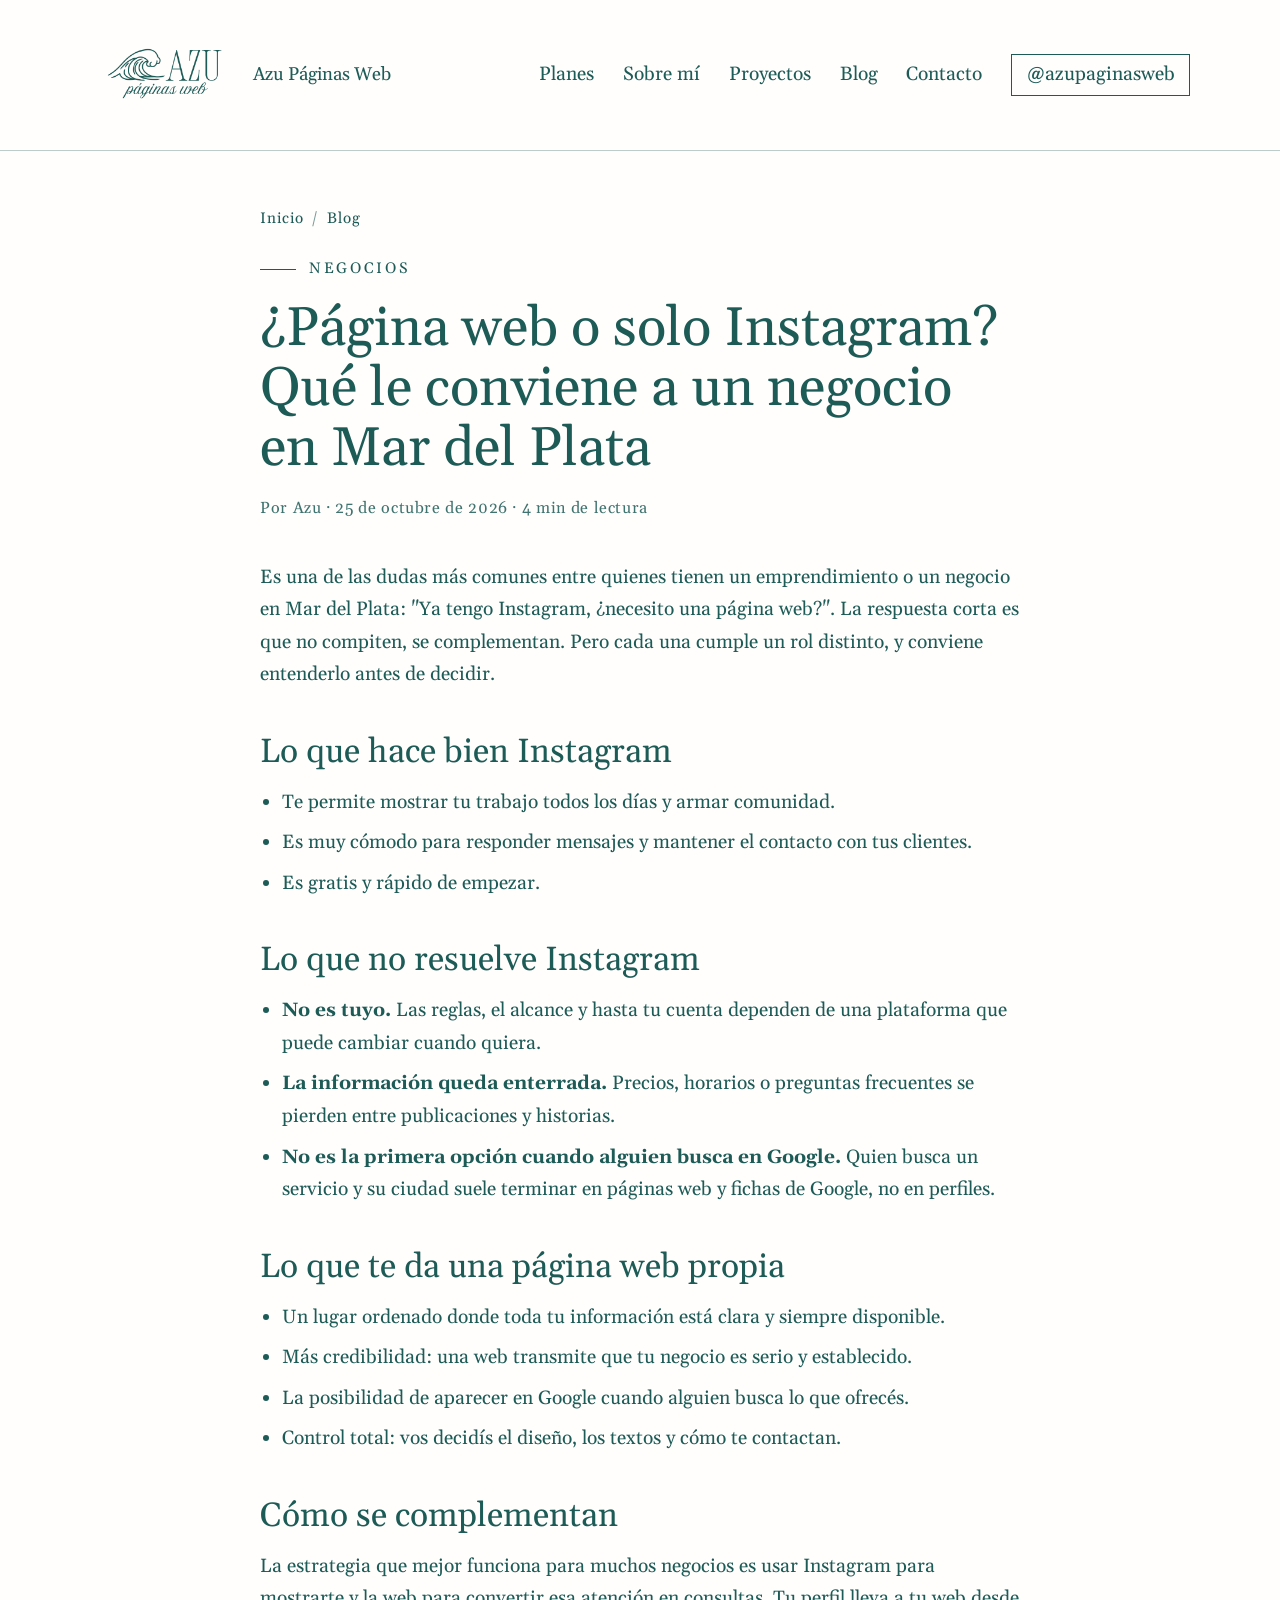
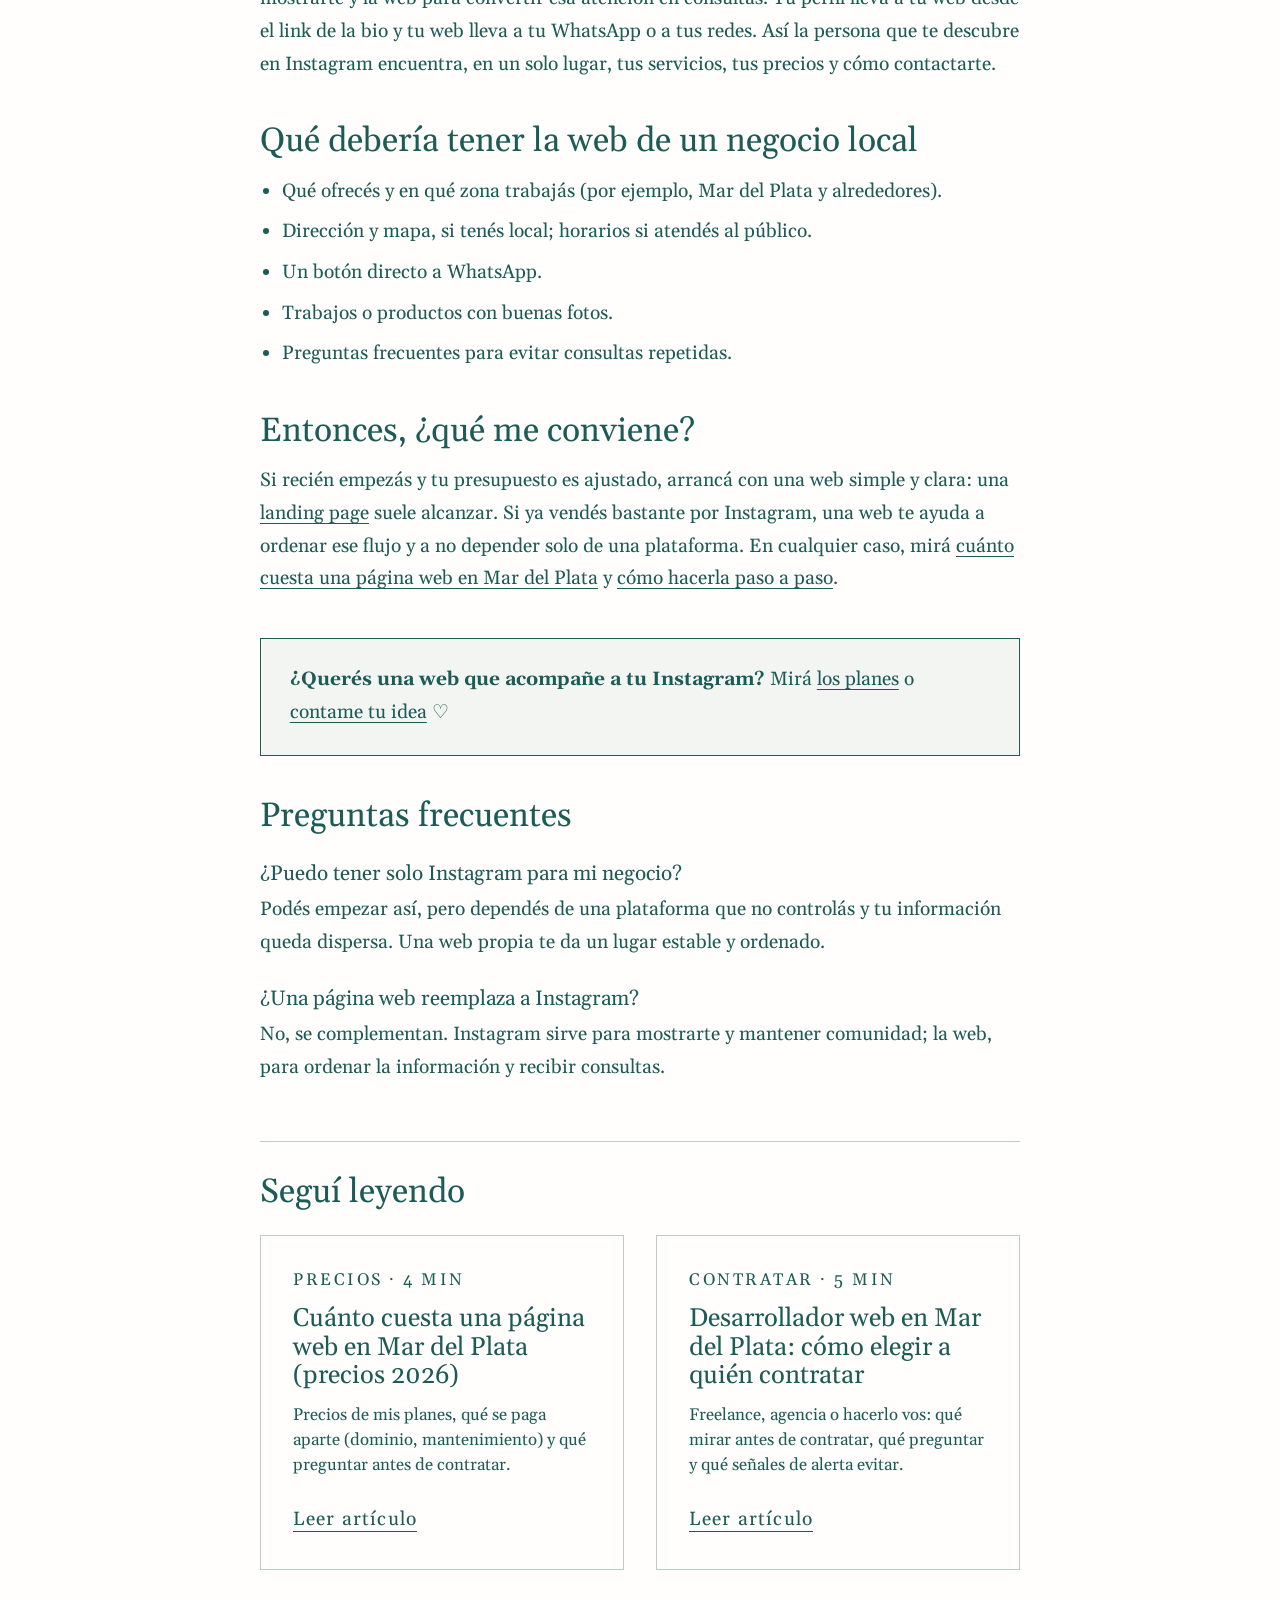
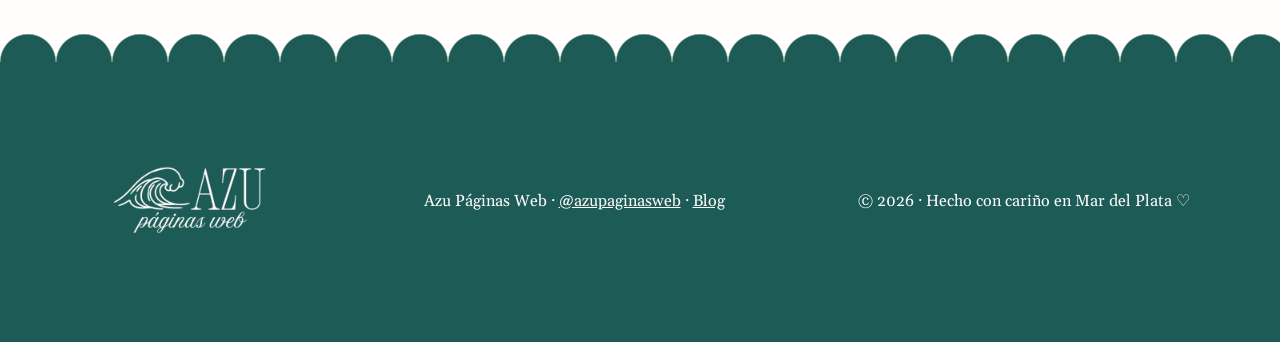
<file: blog/pagina-web-o-instagram/index.html>
<!DOCTYPE html>
<html lang="es">

<head>
    <meta charset="UTF-8">
    <meta name="viewport" content="width=device-width, initial-scale=1">
    <title>¿Página web o Instagram? Qué te conviene | Azu Páginas Web</title>
    <meta name="description" content="¿Alcanza con Instagram o necesitás una página web? Ventajas de cada una y cómo combinarlas para tu negocio o emprendimiento en Mar del Plata.">
    <meta name="robots" content="index, follow, max-image-preview:large">
    <link rel="canonical" href="https://azupaginasweb.com/blog/pagina-web-o-instagram/">
    <meta property="og:type" content="article">
    <meta property="og:site_name" content="Azu Páginas Web">
    <meta property="og:locale" content="es_AR">
    <meta property="og:url" content="https://azupaginasweb.com/blog/pagina-web-o-instagram/">
    <meta property="og:title" content="¿Página web o Instagram? Qué te conviene | Azu Páginas Web">
    <meta property="og:description" content="¿Alcanza con Instagram o necesitás una página web? Ventajas de cada una y cómo combinarlas para tu negocio o emprendimiento en Mar del Plata.">
    <meta property="og:image" content="https://azupaginasweb.com/assets/og-image.png">
    <meta name="twitter:card" content="summary_large_image">
    <meta name="twitter:image" content="https://azupaginasweb.com/assets/og-image.png">
    <link rel="preconnect" href="https://fonts.googleapis.com">
    <link rel="preconnect" href="https://fonts.gstatic.com" crossorigin>
    <link rel="stylesheet" href="https://fonts.googleapis.com/css2?family=Comic+Relief&family=Gelasio&display=swap" media="print" onload="this.media='all'">
    <noscript><link rel="stylesheet" href="https://fonts.googleapis.com/css2?family=Comic+Relief&family=Gelasio&display=swap"></noscript>
    <link rel="stylesheet" href="../../styles.css">
    <link rel="stylesheet" href="../../blog.css">
    <link rel="icon" type="image/x-icon" href="../../assets/favicon.ico">
    <script type="application/ld+json">
{
  "@context": "https://schema.org",
  "@graph": [
    {
      "@type": "BlogPosting",
      "@id": "https://azupaginasweb.com/blog/pagina-web-o-instagram/#articulo",
      "headline": "¿Página web o solo Instagram? Qué le conviene a un negocio en Mar del Plata",
      "description": "¿Alcanza con Instagram o necesitás una página web? Ventajas de cada una y cómo combinarlas para tu negocio o emprendimiento en Mar del Plata.",
      "inLanguage": "es-AR",
      "datePublished": "2026-10-25",
      "dateModified": "2026-10-25",
      "image": "https://azupaginasweb.com/assets/og-image.png",
      "mainEntityOfPage": "https://azupaginasweb.com/blog/pagina-web-o-instagram/",
      "author": {
        "@type": "Person",
        "name": "Azu",
        "url": "https://azupaginasweb.com/"
      },
      "publisher": {
        "@type": "Organization",
        "name": "Azu Páginas Web",
        "url": "https://azupaginasweb.com/",
        "logo": {
          "@type": "ImageObject",
          "url": "https://azupaginasweb.com/assets/logo_cyan.png"
        }
      }
    },
    {
      "@type": "BreadcrumbList",
      "itemListElement": [
        {
          "@type": "ListItem",
          "position": 1,
          "name": "Inicio",
          "item": "https://azupaginasweb.com/"
        },
        {
          "@type": "ListItem",
          "position": 2,
          "name": "Blog",
          "item": "https://azupaginasweb.com/blog/"
        },
        {
          "@type": "ListItem",
          "position": 3,
          "name": "¿Página web o solo Instagram? Qué le conviene a un negocio en Mar del Plata",
          "item": "https://azupaginasweb.com/blog/pagina-web-o-instagram/"
        }
      ]
    },
    {
      "@type": "FAQPage",
      "mainEntity": [
        {
          "@type": "Question",
          "name": "¿Puedo tener solo Instagram para mi negocio?",
          "acceptedAnswer": {
            "@type": "Answer",
            "text": "Podés empezar así, pero dependés de una plataforma que no controlás y tu información queda dispersa. Una web propia te da un lugar estable y ordenado."
          }
        },
        {
          "@type": "Question",
          "name": "¿Una página web reemplaza a Instagram?",
          "acceptedAnswer": {
            "@type": "Answer",
            "text": "No, se complementan. Instagram sirve para mostrarte y mantener comunidad; la web, para ordenar la información y recibir consultas."
          }
        }
      ]
    }
  ]
}
    </script>
</head>

<body data-root="../../">

    <header class="nav">
        <div class="nav__inner">
            <a class="nav__brand" href="../../" aria-label="Azu Páginas Web, inicio">
                <span class="logo-slot logo-slot--sm has-img"><img src="../../assets/logo_crema.png" width="800" height="800" decoding="async" alt="Logo de Azu Páginas Web"></span>
                <span class="nav__name">Azu Páginas Web</span>
            </a>
            <button class="nav__toggle" type="button" aria-expanded="false" aria-controls="menu">Menú</button>
            <nav id="menu" class="nav__links">
                <a href="../../#planes">Planes</a>
                <a href="../../#sobre-mi">Sobre mí</a>
                <a href="../../#proyectos">Proyectos</a>
                <a href="../">Blog</a>
                <a href="../../#contacto">Contacto</a>
                <a class="nav__ig" href="https://instagram.com/azupaginasweb" target="_blank" rel="noopener">@azupaginasweb</a>
            </nav>
        </div>
    </header>

    <main class="blog">
        <article>
            <header class="post-head">
                <div class="narrow">
                    <nav class="crumbs" aria-label="Migas de pan">
                        <a href="../../">Inicio</a><span aria-hidden="true">/</span><a href="../">Blog</a>
                    </nav>
                    <p class="eyebrow">NEGOCIOS</p>
                    <h1>¿Página web o solo Instagram? Qué le conviene a un negocio en Mar del Plata</h1>
                    <p class="post-meta">Por Azu · <time datetime="2026-10-25">25 de octubre de 2026</time> · 4 min de lectura</p>
                </div>
            </header>

            <div class="narrow post-body">
<p>Es una de las dudas más comunes entre quienes tienen un emprendimiento o un negocio en Mar del Plata: "Ya tengo Instagram, ¿necesito una página web?". La respuesta corta es que no compiten, se complementan. Pero cada una cumple un rol distinto, y conviene entenderlo antes de decidir.</p>

<h2>Lo que hace bien Instagram</h2>
<ul>
    <li>Te permite mostrar tu trabajo todos los días y armar comunidad.</li>
    <li>Es muy cómodo para responder mensajes y mantener el contacto con tus clientes.</li>
    <li>Es gratis y rápido de empezar.</li>
</ul>

<h2>Lo que no resuelve Instagram</h2>
<ul>
    <li><strong>No es tuyo.</strong> Las reglas, el alcance y hasta tu cuenta dependen de una plataforma que puede cambiar cuando quiera.</li>
    <li><strong>La información queda enterrada.</strong> Precios, horarios o preguntas frecuentes se pierden entre publicaciones y historias.</li>
    <li><strong>No es la primera opción cuando alguien busca en Google.</strong> Quien busca un servicio y su ciudad suele terminar en páginas web y fichas de Google, no en perfiles.</li>
</ul>

<h2>Lo que te da una página web propia</h2>
<ul>
    <li>Un lugar ordenado donde toda tu información está clara y siempre disponible.</li>
    <li>Más credibilidad: una web transmite que tu negocio es serio y establecido.</li>
    <li>La posibilidad de aparecer en Google cuando alguien busca lo que ofrecés.</li>
    <li>Control total: vos decidís el diseño, los textos y cómo te contactan.</li>
</ul>

<h2>Cómo se complementan</h2>
<p>La estrategia que mejor funciona para muchos negocios es usar Instagram para mostrarte y la web para convertir esa atención en consultas. Tu perfil lleva a tu web desde el link de la bio y tu web lleva a tu WhatsApp o a tus redes. Así la persona que te descubre en Instagram encuentra, en un solo lugar, tus servicios, tus precios y cómo contactarte.</p>

<h2>Qué debería tener la web de un negocio local</h2>
<ul>
    <li>Qué ofrecés y en qué zona trabajás (por ejemplo, Mar del Plata y alrededores).</li>
    <li>Dirección y mapa, si tenés local; horarios si atendés al público.</li>
    <li>Un botón directo a WhatsApp.</li>
    <li>Trabajos o productos con buenas fotos.</li>
    <li>Preguntas frecuentes para evitar consultas repetidas.</li>
</ul>

<h2>Entonces, ¿qué me conviene?</h2>
<p>Si recién empezás y tu presupuesto es ajustado, arrancá con una web simple y clara: una <a href="../landing-page-que-es/">landing page</a> suele alcanzar. Si ya vendés bastante por Instagram, una web te ayuda a ordenar ese flujo y a no depender solo de una plataforma. En cualquier caso, mirá <a href="../cuanto-cuesta-una-pagina-web-mar-del-plata/">cuánto cuesta una página web en Mar del Plata</a> y <a href="../como-hacer-una-pagina-web/">cómo hacerla paso a paso</a>.</p>

<div class="callout">
    <p><strong>¿Querés una web que acompañe a tu Instagram?</strong> Mirá <a href="../../#planes">los planes</a> o <a href="../../#contacto">contame tu idea</a> ♡</p>
</div>

                <section class="post-faq" aria-labelledby="faq-titulo">
                    <h2 id="faq-titulo">Preguntas frecuentes</h2>
            <h3>¿Puedo tener solo Instagram para mi negocio?</h3>
            <p>Podés empezar así, pero dependés de una plataforma que no controlás y tu información queda dispersa. Una web propia te da un lugar estable y ordenado.</p>
            <h3>¿Una página web reemplaza a Instagram?</h3>
            <p>No, se complementan. Instagram sirve para mostrarte y mantener comunidad; la web, para ordenar la información y recibir consultas.</p>
                </section>

                <aside class="related" aria-labelledby="rel-titulo">
                    <h2 id="rel-titulo">Seguí leyendo</h2>
                    <div class="posts">
                <a class="post-card" href="../cuanto-cuesta-una-pagina-web-mar-del-plata/">
                    <p class="post-card__tag">PRECIOS · 4 MIN</p>
                    <h3>Cuánto cuesta una página web en Mar del Plata (precios 2026)</h3>
                    <p>Precios de mis planes, qué se paga aparte (dominio, mantenimiento) y qué preguntar antes de contratar.</p>
                    <span class="post-card__more">Leer artículo</span>
                </a>
                <a class="post-card" href="../desarrollador-web-mar-del-plata/">
                    <p class="post-card__tag">CONTRATAR · 5 MIN</p>
                    <h3>Desarrollador web en Mar del Plata: cómo elegir a quién contratar</h3>
                    <p>Freelance, agencia o hacerlo vos: qué mirar antes de contratar, qué preguntar y qué señales de alerta evitar.</p>
                    <span class="post-card__more">Leer artículo</span>
                </a>
                    </div>
                </aside>
            </div>
        </article>
    </main>
    <div class="sea sea--up" aria-hidden="true"></div>

    <footer class="footer">
        <div class="container footer__inner">
            <span class="logo-slot logo-slot--footer has-img"><img src="../../assets/logo_cyan.png" width="800" height="800" loading="lazy" decoding="async" alt="Logo de Azu Páginas Web"></span>
            <p>Azu Páginas Web · <a href="https://instagram.com/azupaginasweb" target="_blank" rel="noopener">@azupaginasweb</a> · <a href="../">Blog</a></p>
            <p>© <span id="year"></span> · Hecho con cariño en Mar del Plata ♡</p>
        </div>
    </footer>

    <script src="../../blog.js" defer></script>
</body>

</html>
</file>
<file: styles.css>
/* FUENTES (Google Fonts): ahora se cargan con un <link> en el <head> de cada página
   (Gelasio y Comic Relief). Antes iban con @import, que las hacía cargar en cadena y
   demoraba que se viera la página. */

:root {
    --cyan: #1d5b57;
    --crema: #fffefc;
    --f-title: "Gelasio", Georgia, serif;
    --f-text: "Gelasio", Georgia, serif;
    --f-deco: "Comic Relief", "Comic Sans MS", cursive;
}

*,
*::before,
*::after {
    box-sizing: border-box;
}

html {
    scroll-behavior: smooth;
    scroll-padding-top: 104px;
}

body {
    margin: 0;
    font-family: var(--f-text);
    font-weight: 400;
    font-size: 1.2rem;
    line-height: 1.6;
    color: var(--cyan);
    background: var(--crema);
}

img {
    max-width: 100%;
    height: auto;
    display: block;
}

a {
    color: inherit;
}

:focus-visible {
    outline: 2px solid currentColor;
    outline-offset: 3px;
}

h1,
h2,
h3 {
    font-family: var(--f-title);
    font-weight: 400;
    line-height: 1.1;
    margin: 0 0 1rem;
}

h1 {
    font-size: clamp(2.4rem, 6vw, 4.6rem);
}

h2 {
    font-size: clamp(1.9rem, 4vw, 3rem);
}

h3 {
    font-size: 1.5rem;
}

p {
    margin: 0 0 1rem;
}

em {
    font-family: var(--f-deco);
    font-style: normal;
    font-size: 1.25em;
    line-height: .8;
}

.container {
    width: min(1100px, 100% - 3rem);
    margin-inline: auto;
}

.eyebrow {
    font-size: .95rem;
    letter-spacing: .18em;
    margin-bottom: 1.2rem;
}

.eyebrow::before {
    content: "";
    display: inline-block;
    width: 36px;
    height: 1px;
    background: currentColor;
    vertical-align: middle;
    margin-right: .8rem;
}

/* SECCIONES */
.section {
    padding: 5rem 0;
    --line: rgba(29, 91, 87, .3);
}

.section--cyan {
    background: var(--cyan);
    color: var(--crema);
    --line: rgba(255, 254, 252, .35);
}

.section__head {
    max-width: 720px;
    margin-bottom: 3rem;
}

/* MAR (olas hechas solo con CSS) */
.sea {
    height: 28px;
    background-repeat: repeat-x;
    background-size: 56px 28px;
    animation: drift 14s linear infinite;
}

.sea--up {
    background-image: radial-gradient(circle at 50% 100%, var(--cyan) 27px, transparent 28.5px);
}

.sea--down {
    background-image: radial-gradient(circle at 50% 0%, var(--cyan) 27px, transparent 28.5px);
}

@keyframes drift {
    to {
        background-position-x: 56px;
    }
}

/* BOTONES */
.btn {
    display: inline-block;
    font-family: var(--f-text);
    font-weight: 400;
    font-size: 1.1rem;
    text-decoration: none;
    letter-spacing: .06em;
    padding: .85rem 1.8rem;
    border: 1px solid var(--cyan);
    background: var(--cyan);
    color: var(--crema);
    cursor: pointer;
    transition: background .2s, color .2s;
}

.btn:hover {
    background: transparent;
    color: var(--cyan);
}

.btn--ghost {
    background: transparent;
    color: var(--cyan);
}

.btn--ghost:hover {
    background: var(--cyan);
    color: var(--crema);
}

.section--cyan .btn {
    background: var(--crema);
    color: var(--cyan);
    border-color: var(--crema);
}

.section--cyan .btn:hover {
    background: transparent;
    color: var(--crema);
}

/* LOGO / FOTO */
.logo-slot {
    display: inline-flex;
    align-items: center;
    justify-content: center;
    border: 1px dashed currentColor;
    opacity: .7;
    font-family: var(--f-title);
    font-size: .75rem;
    text-align: center;
}

.logo-slot--sm {
    width: 72px;
    height: 150px;
}

/* Logo grande del hero: el alto se adapta a la pantalla y el margen
   negativo es un porcentaje del alto, así nunca se pisa con el texto */
.logo-slot--lg {
    --alto: clamp(240px, 60vw, 400px);
    /* grande en compu, se achica solo en celu */
    --acercar: .18;
    /* cuánto se mete el texto hacia el logo */
    height: var(--alto);
    aspect-ratio: 1 / 2;
    /* solo para el recuadro de prueba sin imagen */
    margin-bottom: calc(var(--alto) * var(--acercar) * -1);
    font-size: .9rem;
}

.logo-slot--lg.has-img {
    aspect-ratio: auto;
}

.logo-slot--footer {
    width: 130px;
    height: 200px;
    font-size: .85rem;
}

.logo-slot.has-img {
    width: auto;
    border: 0;
    opacity: 1;
}

.logo-slot.has-img img {
    height: 100%;
    width: auto;
    max-width: 80vw;
    object-fit: contain;
}

/* NAV */
.nav {
    position: sticky;
    top: 0;
    z-index: 10;
    background: var(--crema);
    border-bottom: 1px solid rgba(29, 91, 87, .3);
}

.nav__inner {
    width: min(1100px, 100% - 3rem);
    margin-inline: auto;
    min-height: 96px;
    display: flex;
    align-items: center;
    justify-content: space-between;
    gap: 1rem;
}

.nav__brand {
    display: flex;
    align-items: center;
    gap: .8rem;
    text-decoration: none;
}

.nav__name {
    font-family: var(--f-title);
    font-size: 1.15rem;
}

.nav__links {
    display: flex;
    align-items: center;
    gap: 1.8rem;
}

.nav__links a {
    text-decoration: none;
}

.nav__links a:hover {
    text-decoration: underline;
    text-underline-offset: 6px;
}

.nav__ig {
    border: 1px solid var(--cyan);
    padding: .3rem .9rem;
}

.nav__toggle {
    display: none;
    font: inherit;
    font-size: 1rem;
    background: none;
    color: inherit;
    border: 1px solid var(--cyan);
    padding: .35rem .9rem;
    cursor: pointer;
}

/* HERO */
.hero {
    position: relative;
    min-height: 86vh;
    display: flex;
    align-items: center;
    padding: 4rem 0 7rem;
    text-align: center;
}

.hero__inner {
    display: flex;
    flex-direction: column;
    align-items: center;
}

.hero .lead {
    max-width: 620px;
    font-size: 1.3rem;
}

.hero__cta {
    display: flex;
    flex-wrap: wrap;
    gap: 1rem;
    justify-content: center;
    margin: 1rem 0 1.8rem;
}

.hero__ig {
    letter-spacing: .08em;
}

.hero__lines span {
    position: absolute;
    left: 0;
    right: 0;
    height: 1px;
    background: var(--cyan);
}

.hero__lines span:nth-child(1) {
    bottom: 34px;
    opacity: .5;
}

.hero__lines span:nth-child(2) {
    bottom: 62px;
    opacity: .3;
}

.hero__lines span:nth-child(3) {
    bottom: 90px;
    opacity: .15;
}

/* DOS COLUMNAS (dominio y hosting) */
.trio {
    display: grid;
    grid-template-columns: repeat(2, 1fr);
    border-top: 1px solid var(--line);
}

.trio__item {
    padding: 2rem 2rem 1rem 0;
}

.trio__item+.trio__item {
    padding-left: 2rem;
    border-left: 1px solid var(--line);
}

/* PLANES */
.plans {
    display: grid;
    grid-template-columns: repeat(3, 1fr);
    border: 1px solid var(--line);
}

.plan {
    padding: 2.2rem;
    display: flex;
    flex-direction: column;
}

.plan+.plan {
    border-left: 1px solid var(--line);
}

.plan__tag {
    font-size: .9rem;
    letter-spacing: .15em;
    margin-bottom: .6rem;
}

.plan__price {
    font-family: var(--f-title);
    font-size: 2.6rem;
    line-height: 1.1;
    margin-bottom: .4rem;
}

.plan__price small {
    font-size: 1rem;
    margin-right: .4rem;
}

.plan ul {
    list-style: none;
    padding: 0;
    margin: 1rem 0;
}

.plan li {
    padding: .6rem 0;
    border-top: 1px solid var(--line);
}

.plan__no {
    font-size: 1rem;
    opacity: .85;
    margin-top: auto;
    padding-top: 1rem;
}

.plan .btn {
    align-self: flex-start;
    margin-top: .5rem;
}

.plan--featured {
    background: var(--cyan);
    color: var(--crema);
    --line: rgba(255, 254, 252, .35);
}

.plan--featured .btn {
    background: var(--crema);
    color: var(--cyan);
    border-color: var(--crema);
}

.plan--featured .btn:hover {
    background: transparent;
    color: var(--crema);
}

/* FAQ */
.faq {
    margin-top: 3rem;
    max-width: 760px;
    border-bottom: 1px solid var(--line);
}

.faq details {
    border-top: 1px solid var(--line);
    padding: 1rem 0;
}

.faq summary {
    cursor: pointer;
    list-style: none;
    display: flex;
    justify-content: space-between;
    font-family: var(--f-title);
    font-size: 1.2rem;
}

.faq summary::-webkit-details-marker {
    display: none;
}

.faq summary::after {
    content: "+";
    display: inline-block;
    font-size: 1.6rem;
    line-height: 1;
    transition: transform .45s cubic-bezier(.4, 0, .2, 1);
}

.faq details.is-open summary::after {
    transform: rotate(45deg);
}

.faq details p {
    margin: .8rem 0 0;
}

/* SOBRE MÍ */
.about {
    display: grid;
    grid-template-columns: 1fr 1.3fr;
    gap: 4rem;
    align-items: center;
}

.about__photo {
    aspect-ratio: 4 / 5;
    border: 1px solid var(--line);
    display: flex;
    align-items: center;
    justify-content: center;
    font-family: var(--f-title);
    overflow: hidden;
}

.about__photo img {
    width: 100%;
    height: 100%;
    object-fit: cover;
}

.values {
    list-style: none;
    display: flex;
    gap: 0;
    padding: 0;
    margin: 1.5rem 0 0;
    border-top: 1px solid var(--line);
}

.values li {
    flex: 1;
    padding: .8rem 0;
}

.values li+li {
    padding-left: 1rem;
    border-left: 1px solid var(--line);
}

/* PROYECTOS */
/* PROYECTOS */
.projects {
    display: grid;
    grid-template-columns: repeat(3, 1fr);
    gap: 2rem;
}

.project {
    display: flex;
    flex-direction: column;
    border: 1px solid var(--line);
    background: var(--crema);
    transition: transform .25s;
}

.project:hover {
    transform: translateY(-4px);
}

/* marco de navegador */
.browser {
    border-bottom: 1px solid var(--line);
}

.browser__bar {
    display: flex;
    align-items: center;
    gap: .4rem;
    padding: .6rem .9rem;
    border-bottom: 1px solid var(--line);
}

.browser__bar i {
    width: 9px;
    height: 9px;
    border-radius: 50%;
    border: 1px solid var(--cyan);
}

.browser__bar span {
    flex: 1;
    height: 12px;
    margin-left: .6rem;
    border: 1px solid var(--line);
    border-radius: 99px;
}

.browser img {
    width: 100%;
    aspect-ratio: 16 / 10;
    object-fit: cover;
    object-position: top;
}

/* texto de la tarjeta */
.project__body {
    display: flex;
    flex-direction: column;
    flex: 1;
    padding: 1.6rem;
}

.project__tag {
    font-size: .85rem;
    letter-spacing: .15em;
    margin-bottom: .6rem;
}

.project__body h3 {
    font-size: 1.5rem;
    margin-bottom: 1.2rem;
}

.project__info {
    margin: 0 0 1rem;
    padding-top: .8rem;
    border-top: 1px solid var(--line);
    font-size: 1.05rem;
    line-height: 1.5;
}

.project__info strong {
    display: block;
    font-weight: 400;
    font-size: .85rem;
    letter-spacing: .15em;
    margin-bottom: .3rem;
}

.project .btn {
    align-self: flex-start;
    margin-top: auto;
}

/* INSTAGRAM */
.ig {
    text-align: center;
}

.ig__inner {
    display: flex;
    flex-direction: column;
    align-items: center;
}

.ig__handle {
    font-family: var(--f-title);
    font-size: clamp(2rem, 4vw, 3rem);
    text-decoration: none;
    margin-bottom: 1rem;
    border-bottom: 1px solid currentColor;
}

/* FORMULARIO */
.contact {
    max-width: 760px;
}

.form {
    display: grid;
    gap: 1.6rem;
}

.form__row {
    display: grid;
    grid-template-columns: 1fr 1fr;
    gap: 1.6rem;
}

.form label {
    display: flex;
    flex-direction: column;
    gap: .3rem;
    font-size: 1rem;
    letter-spacing: .06em;
}

.form input,
.form select,
.form textarea {
    font-family: var(--f-text);
    font-weight: 400;
    font-size: 1.2rem;
    color: var(--cyan);
    background: transparent;
    border: 0;
    border-bottom: 1px solid var(--cyan);
    border-radius: 0;
    padding: .6rem 0;
}

.form textarea {
    resize: vertical;
}

.form input:focus,
.form select:focus,
.form textarea:focus {
    outline: 0;
    border-bottom-width: 2px;
}

.form .btn {
    justify-self: start;
}

.form__status {
    min-height: 1.6rem;
    font-size: 1rem;
    margin: 0;
}

/* FOOTER */
.footer {
    background: var(--cyan);
    color: var(--crema);
    padding: 2.5rem 0;
    font-size: 1rem;
}

.footer__inner {
    display: flex;
    flex-wrap: wrap;
    align-items: center;
    justify-content: space-between;
    gap: 1rem;
}

.footer p {
    margin: 0;
}

/* ANIMACIÓN AL HACER SCROLL */
.js .reveal {
    opacity: 0;
    transform: translateY(14px);
    transition: opacity .7s ease, transform .7s ease;
}

.js .reveal.is-visible {
    opacity: 1;
    transform: none;
}

/* RESPONSIVE */
@media (max-width: 900px) {

    .plans,
    .projects,
    .trio {
        grid-template-columns: 1fr;
    }

    .plan+.plan {
        border-left: 0;
        border-top: 1px solid var(--line);
    }

    .trio__item,
    .trio__item+.trio__item {
        padding: 1.5rem 0;
        border-left: 0;
    }

    .trio__item+.trio__item {
        border-top: 1px solid var(--line);
    }

    .about {
        grid-template-columns: 1fr;
        gap: 2rem;
    }

    .about__photo {
        max-width: 320px;
    }
}

@media (max-width: 760px) {
    .nav__toggle {
        display: block;
    }

    .nav__links {
        display: none;
        position: absolute;
        top: 100%;
        left: 0;
        right: 0;
        flex-direction: column;
        align-items: flex-start;
        gap: 1rem;
        padding: 1.2rem 1.5rem 1.5rem;
        background: var(--crema);
        border-bottom: 1px solid rgba(29, 91, 87, .3);
    }

    .nav__links.is-open {
        display: flex;
    }

    .form__row {
        grid-template-columns: 1fr;
    }

    .section {
        padding: 3.5rem 0;
    }

    .logo-slot--sm {
        width: 56px;
        height: 56px;
    }
}

@media (prefers-reduced-motion: reduce) {
    .sea {
        animation: none;
    }

    .js .reveal {
        opacity: 1;
        transform: none;
        transition: none;
    }

    html {
        scroll-behavior: auto;
    }
}
</file>
<file: blog.css>
/* ====== ESTILOS DEL BLOG (se carga después de styles.css) ====== */

.blog {
    --line: rgba(29, 91, 87, .3);
}

.narrow {
    width: min(760px, 100% - 3rem);
    margin-inline: auto;
}

/* Migas de pan */
.crumbs {
    font-size: .95rem;
    letter-spacing: .06em;
    margin-bottom: 1.6rem;
}

.crumbs a {
    text-decoration: none;
}

.crumbs a:hover {
    text-decoration: underline;
    text-underline-offset: 4px;
}

.crumbs span[aria-hidden] {
    margin: 0 .5rem;
    opacity: .6;
}

/* Cabecera del artículo / del blog */
.post-head {
    padding: 3.5rem 0 1rem;
}

.post-head h1 {
    font-size: clamp(2rem, 5vw, 3.4rem);
}

.post-meta {
    font-size: 1rem;
    letter-spacing: .04em;
    opacity: .85;
    margin: 1rem 0 0;
}

.blog-hero {
    padding: 4.5rem 0 2.5rem;
    text-align: center;
}

.blog-hero .lead {
    max-width: 620px;
    margin-inline: auto;
    font-size: 1.3rem;
}

/* Cuerpo del artículo */
.post-body {
    padding: 1.5rem 0 4rem;
    line-height: 1.7;
}

.post-body h2 {
    font-size: clamp(1.5rem, 3.2vw, 2.1rem);
    margin: 2.6rem 0 1rem;
}

.post-body ul,
.post-body ol {
    padding-left: 1.4rem;
    margin: 0 0 1.2rem;
}

.post-body li {
    margin-bottom: .5rem;
}

.post-body a {
    text-underline-offset: 4px;
}

.post-body code {
    font-family: ui-monospace, Menlo, Consolas, monospace;
    font-size: .9em;
    padding: .1em .4em;
    background: rgba(29, 91, 87, .08);
}

/* Cajas destacadas */
.callout {
    border: 1px solid var(--cyan);
    background: rgba(29, 91, 87, .05);
    padding: 1.6rem 1.8rem;
    margin: 2.6rem 0;
}

.callout p {
    margin: 0;
}

/* Tabla de precios */
.table-wrap {
    overflow-x: auto;
    margin: 1.5rem 0;
}

.post-body table {
    width: 100%;
    border-collapse: collapse;
    font-size: 1.05rem;
    min-width: 520px;
}

.post-body th,
.post-body td {
    text-align: left;
    padding: .8rem 1rem;
    border: 1px solid var(--line);
    vertical-align: top;
}

.post-body th {
    font-weight: 400;
    background: var(--cyan);
    color: var(--crema);
    letter-spacing: .06em;
}

/* Preguntas frecuentes dentro del artículo */
.post-faq h3 {
    font-size: 1.3rem;
    margin: 1.8rem 0 .5rem;
}

.post-faq p {
    margin: 0;
}

/* Tarjetas de artículos */
.posts {
    display: grid;
    grid-template-columns: repeat(2, 1fr);
    gap: 2rem;
}

.post-card {
    display: flex;
    flex-direction: column;
    padding: 2rem;
    border: 1px solid var(--line);
    background: var(--crema);
    text-decoration: none;
    transition: transform .25s;
}

.post-card:hover {
    transform: translateY(-4px);
}

.post-card__tag {
    font-size: .85rem;
    letter-spacing: .15em;
    margin-bottom: .8rem;
}

.post-card h2,
.post-card h3 {
    font-size: 1.6rem;
    margin-bottom: .8rem;
}

.post-card p {
    font-size: 1.05rem;
    line-height: 1.5;
}

.post-card__more {
    margin-top: auto;
    padding-top: .6rem;
    letter-spacing: .06em;
    text-decoration: underline;
    text-underline-offset: 6px;
}

/* Artículos relacionados */
.related {
    margin-top: 3.5rem;
    padding-top: 2rem;
    border-top: 1px solid var(--line);
}

.related h2 {
    margin-top: 0;
}

.related .posts {
    margin-top: 1.5rem;
}

.blog-list {
    padding: 2rem 0 5rem;
}

@media (max-width: 760px) {
    .posts {
        grid-template-columns: 1fr;
    }

    .post-head {
        padding-top: 2.5rem;
    }

    .blog-hero {
        padding-top: 3rem;
    }
}
</file>
